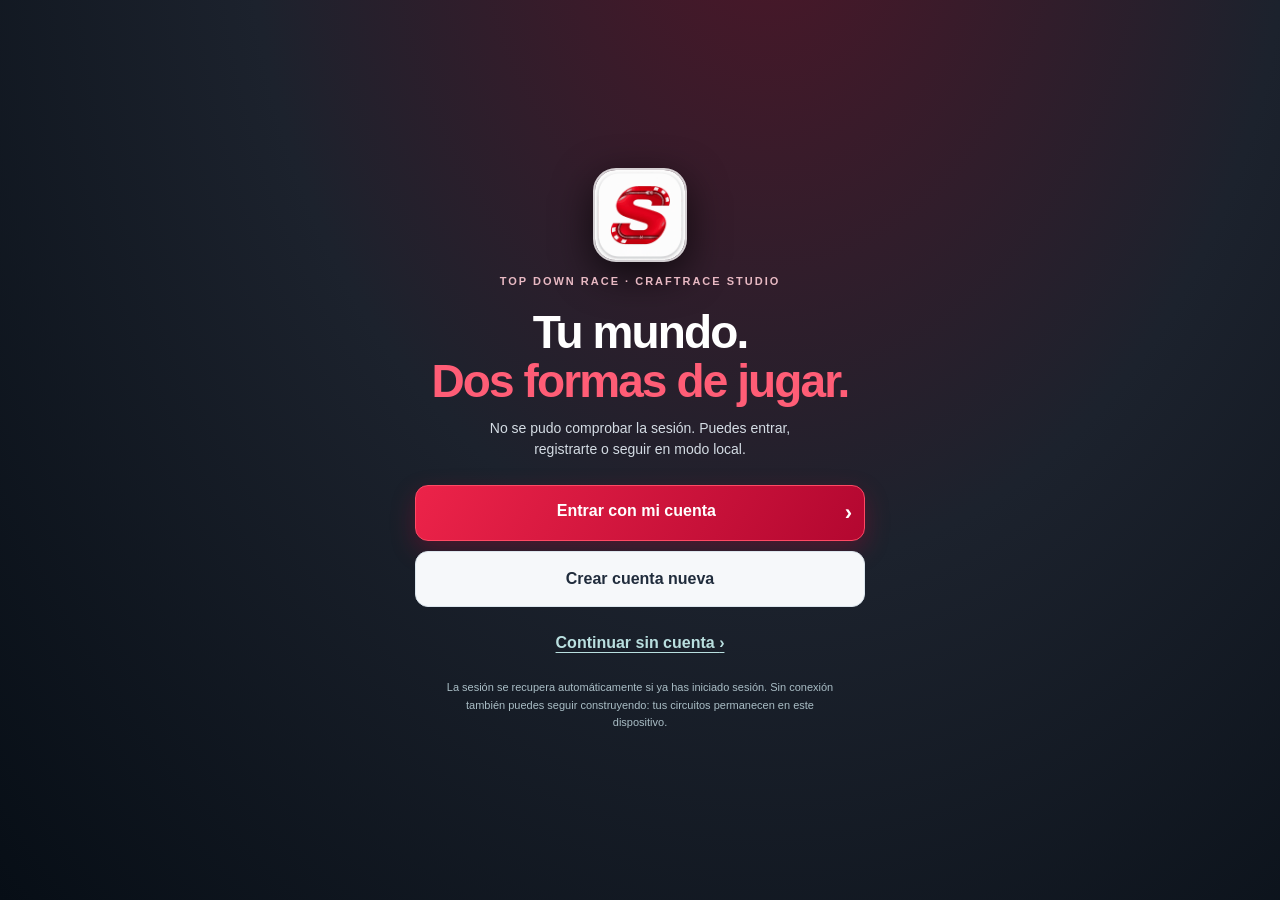
<file: index.html>
<!doctype html>
<html lang="es">
<head>
  <meta charset="utf-8">
  <meta name="viewport" content="width=device-width,initial-scale=1,viewport-fit=cover,maximum-scale=1">
  <meta name="theme-color" content="#eef1f5">
  <meta name="apple-mobile-web-app-capable" content="yes">
  <meta name="apple-mobile-web-app-title" content="SlotRace">
  <link rel="apple-touch-icon" sizes="192x192" href="./assets/ui/slotrace-icon-192.png?v=0.15.82">
  <link rel="icon" type="image/png" sizes="192x192" href="./assets/ui/slotrace-icon-192.png?v=0.15.82">
  <link rel="manifest" href="./manifest.webmanifest?v=0.15.82">
  <meta name="apple-mobile-web-app-status-bar-style" content="black-translucent">
  <meta name="description" content="SlotRace DEV 0.15.82: juego de carreras y constructor modular con Avenir Gripline, exportación PNG y menú principal.">
  <title>SlotRace DEV 0.15.82 · SR-Precision</title>
  <link rel="stylesheet" href="./src/site.css?v=0.15.82">
  <style>
  /* CSS crítico: la versión aparece incluso antes de descargar el juego. */
  #loadingScreen{position:fixed;inset:0;z-index:9999;display:flex;
    align-items:center;justify-content:center;padding:24px;
    background:radial-gradient(circle at 50% 24%,#154c4b 0%,#071820 55%,#030c12 100%);
    color:#f2fffc;font:600 16px system-ui,-apple-system,sans-serif;
    text-align:center;transition:opacity .25s ease}
  #loadingScreen.is-done{opacity:0;pointer-events:none}
  .splash-inner{width:min(360px,100%);display:flex;align-items:center;flex-direction:column;gap:12px}
  .splash-logo{height:91px;width:91px;border-radius:25px;display:grid;place-items:center;
    background:#fff;overflow:hidden;box-shadow:0 15px 45px #070f1460}
  .splash-logo img{display:block;width:100%;height:100%;object-fit:cover}
  .splash-kicker{font-size:11px;letter-spacing:3px;font-weight:900;color:#59e4cd}
  .splash-title{font-size:clamp(32px,9vw,44px);font-weight:950;letter-spacing:-2px;line-height:1.05}
  .splash-version{font-size:23px;font-weight:950;color:#64ffde;letter-spacing:1.6px}
  .splash-progress{width:160px;height:5px;margin:13px 0 5px;border-radius:8px;
    background:#27545b;overflow:hidden}
  .splash-progress:before{content:"";display:block;height:100%;width:46%;
    border-radius:inherit;background:#56e9c9;animation:loading-slide 1.25s ease-in-out infinite alternate}
  @keyframes loading-slide{from{transform:translateX(-95%)}to{transform:translateX(225%)}}
  .splash-info{color:#a0bbbf;font-size:13px}
  .splash-note{color:#789da2;font-size:11px;margin-top:15px}
  .splash-retry{display:none;color:#062923;background:#4de3c7;padding:10px 16px;
    border-radius:11px;font-weight:850;text-decoration:none;font-size:14px}
  #loadingScreen.failed .splash-retry{display:block}
  #loadingScreen.failed .splash-progress{display:none}
  @media(prefers-reduced-motion:reduce){.splash-progress:before{animation:none;width:100%}}
  </style>
<style>
.shop-piece-catalog{display:grid;grid-template-columns:repeat(auto-fit,minmax(145px,1fr));gap:12px;margin:14px 0}
.shop-piece-product{display:flex;flex-direction:column;align-items:stretch;gap:7px;border:2px solid #dce3eb;background:#fff;border-radius:16px;padding:10px;text-align:left;color:#192a3b;cursor:pointer}
.shop-piece-product:disabled{opacity:.55;cursor:not-allowed}
.shop-piece-product.is-selected{border-color:#d90035}
.shop-piece-visual{display:flex;align-items:center;justify-content:center;height:100px;background:#edf2f6;border-radius:10px;overflow:hidden}
.shop-piece-visual svg{width:100%;height:100%;max-height:95px}
.shop-piece-price{font-weight:900;color:#c50032;font-size:1.1rem}
.shop-piece-product small{color:#5d6e7d}
.shop-piece-controls{display:flex;justify-content:center;align-items:center;gap:12px}
.shop-piece-controls button{width:36px;height:36px;border-radius:9px;border:1px solid #ccd5dd;background:#f3f6f9;font-weight:900}
.shop-piece-controls output{font-weight:900;min-width:22px;text-align:center}
.shop-piece-purchase{border:0;border-radius:10px;padding:11px 6px;background:#d00038;color:white;font-weight:900}
.shop-piece-purchase:disabled{opacity:.45}
.shop-piece-product.piece-acquired{animation:slotPieceReceived .85s ease-out}
@keyframes slotPieceReceived{0%{box-shadow:0 0 0 0 rgba(0,170,115,.8);transform:scale(1)}35%{box-shadow:0 0 0 8px rgba(0,170,115,.22);transform:scale(1.035)}100%{box-shadow:0 0 0 0 rgba(0,170,115,0);transform:scale(1)}}
@media(prefers-reduced-motion:reduce){.shop-piece-product.piece-acquired{animation:none}}
.mast-credits{display:inline-flex;align-items:center;justify-content:center;white-space:nowrap;background:#fff0d5;color:#854400;border:1px solid #e4c383;border-radius:999px;padding:7px 10px;font-weight:900;font-size:clamp(10px,2.6vw,14px);font-variant-numeric:tabular-nums}
.mast-credits[hidden]{display:none!important}
.mast-actions{display:flex;align-items:center;gap:6px}
.shop-piece-visual svg{width:100%;height:100%;max-height:95px;object-fit:contain}
@media(max-width:480px){.mast-credits{padding:5px 7px}.mast-actions{gap:4px}}
.shop-card-small{min-width:0;overflow:hidden}
.shop-card-small .shop-card-action{display:flex!important;flex-direction:column!important;align-items:stretch!important;gap:10px!important;min-width:0;padding:12px 14px 14px!important}
.shop-card-small .shop-card-price{position:static!important;display:block!important;width:100%!important;max-width:100%!important;box-sizing:border-box;white-space:normal!important;overflow-wrap:anywhere;font-size:clamp(10px,2.4vw,13px)!important;line-height:1.35!important;text-align:center!important}
.shop-card-small .shop-card-action>button{position:static!important;display:block!important;width:100%!important;max-width:100%!important;min-width:0!important;min-height:44px;white-space:normal!important;overflow-wrap:anywhere;text-align:center}
.shop-card-small .shop-card-art .shop-pack-pieces{overflow:hidden}
.shop-card-small .shop-card-art .shop-pack-pieces svg{width:100%;height:100%;max-height:135px}
.shop-blueprint-art.is-catalunya{background:#edf2f6!important}
.shop-blueprint-art.is-catalunya .shop-plan-caption{background:#edf2f6!important;color:#455c69!important}
.ai-test-option{display:flex;align-items:center;gap:10px;margin:12px 0;font-weight:700}.ai-test-option input{width:20px;height:20px;flex:none}
 .race-ai-difficulty{display:grid;gap:7px;margin:2px 0 12px;padding-left:30px}
 .race-ai-difficulty[hidden]{display:none}
 .race-ai-difficulty select{width:100%;max-width:360px;padding:10px;border-radius:10px}
</style></head>
<body>
<div id="loadingScreen" role="status" aria-live="polite" aria-label="Cargando SlotRace DEV 0.15.82">
  <div class="splash-inner">
    <div class="splash-logo" aria-hidden="true"><img
      src="./assets/ui/slotrace-icon-192.png?v=0.15.82"
      alt="" width="91" height="91" decoding="async"></div>
    <div class="splash-kicker">TOP DOWN RACE · CRAFTRACE STUDIO</div>
    <div class="splash-title">SlotRace</div>
    <div class="splash-version">DEV 0.15.82</div>
    <div class="splash-progress" aria-hidden="true"></div>
    <div class="splash-info" id="loadingStatus">Preparando mesa, circuito y puente…</div>
    <a class="splash-retry" href="./?v=0.15.82">Reintentar carga</a>
    <div class="splash-note">VERSIÓN DE DESARROLLO · PRUEBAS</div>
  </div>
</div>
<section id="entryGate" class="entry-gate" role="region" aria-busy="true" aria-label="Acceso a CraftRace Studio">
  <div class="entry-shell">
    <img src="./assets/ui/slotrace-icon-192.png?v=0.15.82" class="entry-mark" alt="SlotRace" width="94" height="94">
    <span class="entry-eyebrow">TOP DOWN RACE · CRAFTRACE STUDIO</span>
    <h1>Tu mundo.<br><em>Dos formas de jugar.</em></h1>
    <p id="entryStatus" role="status">Comprobando tu sesión de CraftRace Studio…</p>
    <div id="entryActions" class="entry-actions" hidden>
      <button id="entryLogin" class="entry-primary" type="button">Entrar con mi cuenta <span aria-hidden="true">›</span></button>
      <button id="entryRegister" class="entry-secondary" type="button">Crear cuenta nueva</button>
    </div>
    <button id="entryGuest" class="entry-guest" type="button" hidden>Continuar sin cuenta <span aria-hidden="true">›</span></button>
    <small>La sesión se recupera automáticamente si ya has iniciado sesión. Sin conexión también puedes seguir construyendo: tus circuitos permanecen en este dispositivo.</small>
  </div>
</section>
<div class="app">
  <aside id="updateNotice" class="update-notice" role="status" aria-live="polite" hidden>
    <span id="updateNoticeText">Nueva versión de SlotRace disponible</span>
    <div class="update-notice-actions">
      <button id="updateApply" type="button">Actualizar</button>
      <button id="updateLater" type="button">Después</button>
    </div>
  </aside>
  <header class="mast">
    <div id="mastBrand" class="brand"><div class="brand-icon" aria-hidden="true"><img
      src="./assets/ui/slotrace-icon-192.png?v=0.15.82"
      alt="" width="41" height="41" decoding="async"></div><div>
      <small>TOP DOWN RACE · CRAFTRACE STUDIO</small>
      <strong>SlotRace <em>LAB</em></strong>
    </div></div>
    <div id="mastWelcome" class="mast-welcome" hidden>
      <button id="mastAvatar" class="mast-avatar" type="button" aria-label="Abrir mi cuenta de CraftRace Studio">
        <img id="mastAvatarImage" alt="" width="43" height="43" decoding="async" hidden>
        <span id="mastAvatarInitial" aria-hidden="true">♙</span>
      </button>
      <div class="mast-welcome-label">
        <small>BIENVENIDO</small>
        <strong id="mastWelcomeNick">Piloto</strong>
      </div>
    </div>
    <span id="mastMode" class="mast-mode" aria-live="polite">INICIO</span>
  <div class="mast-actions"><span id="mastCredits" class="mast-credits" aria-label="Saldo de créditos" aria-live="polite" hidden>🪙 — CR</span><button id="goHome" class="mini mast-home" type="button" aria-label="Volver al menú principal">☰ Menú</button><button id="mastSettings" class="mast-settings" type="button" aria-label="Abrir Ajustes" title="Ajustes">⚙</button><div class="version" aria-label="Versión de desarrollo 0.15.82">DEV 0.15.82<br>LOCAL · PRUEBAS</div></div>
  </header>
  <section id="menuScreen" class="screen home-screen launcher-screen" aria-label="Menú principal: competir o construir" hidden>
    <div class="home-scroll">
      <div class="home-hero">
        <div class="home-hero-heading">
          <span class="home-kicker">TOP DOWN RACE · CRAFTRACE STUDIO</span>
          <h1>Slot<span>Race</span><i>LAB</i></h1>
          <p id="homeGreeting">Tu pista. Tus reglas.</p>
        </div>
        <img class="home-hero-photo" src="./assets/ui/slotrace-duelo-curva.avif" width="900" height="507"
         alt="Dos deportivos disputan una curva de SlotRace" fetchpriority="high" decoding="async">
      </div>
      <div class="launcher-intro">
        <span>ELIGE TU EXPERIENCIA</span>
        <h2>¿Qué hacemos hoy?</h2>
        <p>Dos modos independientes. Cambia cuando quieras sin perder el circuito que tienes montado.</p>
      </div>
      <nav class="home-actions launcher-actions" aria-label="Elegir modo de juego">
        <button id="menuRace" class="home-card is-accent is-main-action launcher-choice launcher-racing" type="button">
          <span class="launcher-symbol" aria-hidden="true">🏁</span>
          <span><strong>COMPETIR</strong><small id="menuRaceDetail">Elige circuito y coche. Persigue tu mejor vuelta.</small></span>
          <span class="launcher-arrow" aria-hidden="true">›</span>
        </button>
        <button id="menuContinue" class="home-card is-main-action launcher-choice launcher-building" type="button">
          <span class="launcher-symbol" aria-hidden="true">⚒</span>
          <span><strong>CONSTRUIR</strong><small>Tu taller: montar, diseñar, elevar y guardar pistas.</small></span>
          <span class="launcher-arrow" aria-hidden="true">›</span>
        </button>
      </nav>
      <div class="launcher-shortcuts" aria-label="Accesos complementarios">
        <button id="menuLibrary" type="button">▣ <span>Mis circuitos</span></button>
        <button id="menuGarage" type="button">▰ <span>Garaje</span></button>
        <button id="menuStore" type="button">▧ <span>Tienda</span></button>
        <button id="menuSettings" type="button">⚙ <span>Ajustes</span></button>
        <button id="menuAccount" type="button">♙ <span>Mi cuenta</span></button>
      </div>
    </div>
  </section>
  <section id="raceLobbyScreen" class="screen hub-screen race-lobby-screen" hidden aria-label="Preparar competición">
    <div class="hub-scroll race-lobby-scroll">
      <div class="race-lobby-heading">
        <span class="race-lobby-kicker">MODO PILOTO · CARRERA LOCAL</span>
        <h1>Preparar carrera<span aria-hidden="true"> 🏁</span></h1>
        <p>Escoge un trazado cerrado, selecciona tu coche y sal a buscar el límite.</p>
      </div>
      <button id="raceLiveDuel" class="race-live-cta" type="button"><span>🏁 <strong>Pistas de slot online</strong><small>Dos móviles, una pista compartida y a correr</small></span><span aria-hidden="true">›</span></button>
      <div class="race-lobby-preview">
        <img src="./assets/ui/slotrace-duelo-curva.avif" alt="Dos coches compiten en SlotRace" width="900" height="507" decoding="async">
        <div><span>EN PISTA</span><strong id="raceSelectedCircuit">Circuito actual</strong>
          <small id="raceSetupSummary">Comprobando el circuito…</small></div>
      </div>
      <section class="race-lobby-panel">
        <h2>01 · Elige circuito</h2>
        <label for="raceCircuitSelect">Tu colección</label>
        <select id="raceCircuitSelect" aria-describedby="raceCircuitHelp">
          <option value="current">Circuito que tengo montado</option>
        </select>
        <p id="raceCircuitHelp">También puedes completar la pista en el taller antes de competir.</p>
      </section>
      <section class="race-lobby-panel">
        <h2>02 · Elige coche</h2>
        <div class="race-lobby-cars" role="group" aria-label="Coche para competir">
          <button id="raceChooseGripline" type="button" aria-pressed="true">
            <img src="./assets/cars/avenir_gripline_threequarter.webp" alt="" loading="lazy"><span>Avenir <strong>Gripline</strong></span>
          </button>
          <button id="raceChooseSpark" type="button" aria-pressed="false">
            <img src="./assets/cars/helix_spark_threequarter.webp" alt="" loading="lazy"><span>Helix <strong>Spark</strong></span>
          </button>
        </div>
      </section>
      <section class="race-lobby-panel" aria-label="Tipo de competición">
        <h2>03 · ¿Cómo quieres competir?</h2>
        <label for="raceMode">Modalidad</label>
        <select id="raceMode">
          <option value="practice">Entrenamiento libre</option>
          <option value="qualifying">Clasificación · mejor vuelta</option>
          <option value="lap_race">Carrera por vueltas</option>
        </select>
        <div id="raceTargetLapsRow" class="race-target-laps" hidden>
          <label for="raceTargetLaps">Finalizar tras</label>
          <select id="raceTargetLaps">
            <option value="3">3 vueltas</option><option value="5" selected>5 vueltas</option>
            <option value="10">10 vueltas</option><option value="20">20 vueltas</option>
          </select>
        </div>
        <label class="ai-test-option"><input id="raceAiEnabled" type="checkbox"> Competir contra la IA · experimental</label>
        <div class="race-ai-difficulty" id="raceAiLevelRow" hidden>
          <label for="raceAiLevel">Dificultad del rival</label>
          <select id="raceAiLevel">
            <option value="easy">🟢 Fácil · aprende a competir</option>
            <option value="medium">🟠 Media · rivales exigentes</option>
            <option value="hard">🔴 Difícil · al límite</option>
          </select>
        </div>
        <small>Fase de pruebas: estos tiempos no están homologados online.</small>
      </section>
      <button id="raceStart" class="race-lobby-start" type="button">🏁 Empezar sesión</button>
      <button id="raceDemoOval" class="race-lobby-finish" type="button" hidden>🏁 Montar óvalo de prueba con salida/meta</button>
      <button id="raceFinishTrack" class="race-lobby-finish" type="button" hidden>⚒ Completar circuito en el taller</button>
      <div class="race-lobby-links">
        <button id="raceViewRecords" type="button">▤ Ver mis récords</button>
        <button id="raceLobbySettings" type="button">⚙ Configuración</button>
        <button id="raceLobbyHome" type="button">‹ Elegir otro modo</button>
      </div>
    </div>
  </section>
  <section id="onlineScreen" class="screen online-duel-screen" hidden aria-label="Pistas de slot online">
    <div class="online-duel-toolbar">
      <strong>🏁 PISTAS DE SLOT ONLINE <small>· BETA</small></strong>
      <button id="onlineBack" type="button">← Volver atrás</button>
    </div>
    <iframe id="liveDuelFrame" class="online-duel-iframe" title="Pista de slot compartida dentro de SlotRace" allow="clipboard-write"></iframe>
  </section>
  <section id="libraryScreen" class="screen hub-screen" hidden aria-label="Mis circuitos">
    <div class="hub-scroll">
      <div class="hub-heading"><span class="hub-kicker">MI COLECCIÓN</span><h1>Mis circuitos</h1><p>Guarda, recupera y comparte tus trazados.</p></div>
      <div class="library-tabs" role="tablist" aria-label="Mis circuitos y mis récords">
        <button id="libraryTabCircuits" class="library-tab is-active" type="button" role="tab" aria-selected="true" aria-controls="libraryCircuitsPanel">Mis circuitos</button>
        <button id="libraryTabRecords" class="library-tab" type="button" role="tab" aria-selected="false" aria-controls="libraryRecordsPanel">Mis récords</button>
      </div>
      <div id="libraryCircuitsPanel" role="tabpanel" aria-labelledby="libraryTabCircuits">
      <div class="hub-quick-actions">
        <button id="menuExport" class="hub-action" type="button"><span aria-hidden="true">▤</span><strong>Exportar plano</strong><small>PNG con nombre y receta de piezas</small></button>
        <button id="libraryBuild" class="hub-action" type="button"><span aria-hidden="true">⚒</span><strong>Ir al taller</strong><small>Continúa el circuito sobre la mesa</small></button>
      </div>
      <div class="home-create circuit-inventory">
        <h2>Mis circuitos <small id="libraryCount">0 guardados</small></h2>
        <p>Tu colección de circuitos para montar, correr y compartir.</p>
        <label class="circuit-label" for="circuitName">Nombre del circuito de la mesa</label>
        <div class="circuit-name-row"><input id="circuitName" type="text" maxlength="64" placeholder="Ej. Ocho de Juan" autocomplete="off"><button id="menuSaveCircuit" class="mini primary" type="button">Guardar</button></div>
        <div class="circuit-tools"><button id="menuRecipe" class="mini" type="button">Compartir receta</button><label class="mini import-label" for="importCircuitFile">Importar receta</label><input id="importCircuitFile" type="file" accept=".json,application/json" hidden></div>
        <div id="circuitLibrary" class="circuit-list" aria-label="Inventario de circuitos personales"></div>
        <div id="libraryDraftRecovery" class="library-recovery" hidden>
          <strong>Construcción anterior encontrada</strong>
          <p>Hay un circuito anterior que todavía puede recuperarse como creación independiente.</p>
          <button id="libraryRecoverDraft" class="mini" type="button">Recuperar circuito anterior</button>
        </div>
        <small>Los circuitos pertenecen por ahora a este navegador, sin sincronización ni compras.</small>
      </div>
      <div class="home-create">
        <h2>Crear un circuito nuevo</h2>
        <p>Elige el sentido de conducción. También podrás cambiarlo más adelante desde el taller.</p>
        <div class="direction-choice" role="group" aria-label="Sentido de conducción del nuevo circuito">
          <button id="menuClockwise" class="direction-option" aria-pressed="true" type="button"><span>↻</span> Horario</button>
          <button id="menuCounter" class="direction-option" aria-pressed="false" type="button"><span>↺</span> Antihorario</button>
        </div>
        <button id="menuNew" class="home-new" type="button">＋ Crear circuito</button>
        <small>Tu montaje anterior se conserva en «Recuperar trazado».</small>
      </div>
      </div>
      <section id="libraryRecordsPanel" class="library-records-panel" role="tabpanel" aria-labelledby="libraryTabRecords" hidden>
        <div class="library-records-heading">
          <h2>Mis récords <small id="libraryRecordsCount">0 circuitos con tiempos</small></h2>
          <p>Mejores vueltas guardadas por carril, coche y sentido. Los tiempos de físicas antiguas aparecen identificados como históricos.</p>
        </div>
        <div id="libraryRecordsList" class="library-records-list" aria-label="Récords personales por circuito"></div>
        <p class="library-records-note">Los récords son locales de este navegador. El mejor combinado solo suma tiempos de la misma versión, coche y sentido de carrera.</p>
      </section>

      <button id="libraryHome" class="hub-back" type="button">‹ Volver al menú</button>
    </div>
  </section>
  <section id="garageScreen" class="screen hub-screen" hidden aria-label="Garaje">
    <div class="hub-scroll">
      <div class="hub-heading"><span class="hub-kicker">COLECCIÓN DE VEHÍCULOS</span><h1>Mi garaje</h1><p>Los primeros coches del universo Top Down RACE.</p></div>
      <div class="garage-showcase">
        <article id="garageCarGripline" class="garage-car garage-available garage-selected">
          <div class="garage-car-preview"><img src="./assets/cars/avenir_gripline_threequarter.webp" alt="Avenir Gripline en tres cuartos" loading="lazy"></div>
          <div class="garage-car-detail"><span id="garageStatusGripline" class="car-status">COCHE SELECCIONADO</span><h2>Avenir Gripline</h2><p>Listo para competir. Utiliza las físicas oficiales de SlotRace.</p><button id="garageChooseGripline" class="garage-select" type="button" aria-pressed="true">✓ Seleccionado</button></div>
        </article>
        <article id="garageCarSpark" class="garage-car garage-available">
          <div class="garage-car-preview"><img src="./assets/cars/helix_spark_threequarter.webp" alt="Helix Spark en tres cuartos" loading="lazy"></div>
          <div class="garage-car-detail"><span id="garageStatusSpark" class="car-status">DISPONIBLE</span><h2>Helix Spark</h2><p>Ya puedes conducirlo. Mismo mando y físicas, con su carrocería cenital original.</p><button id="garageChooseSpark" class="garage-select" type="button" aria-pressed="false">Elegir Spark</button></div>
        </article>
      </div>
      <div class="hub-bottom-actions"><button id="garageRace" class="hub-primary" type="button">🏁 Jugar con Avenir Gripline</button><button id="garageHome" class="hub-back" type="button">‹ Volver al menú</button></div>
    </div>
  </section>
  <section id="storeScreen" class="screen hub-screen shop-screen" hidden aria-label="Tienda SlotRace">
    <div class="hub-scroll shop-scroll" id="shopScroll">
      <div class="shop-header">
        <div class="shop-header-top"><span class="shop-eyebrow">COMUNIDAD · CATÁLOGO</span><span class="shop-dev-mark">MODO PRUEBAS</span></div>
        <h1><span class="shop-slashes" aria-hidden="true">///</span> Tienda</h1>
        <p>Cajas, piezas y planos para ampliar tu universo SlotRace.</p>
        <span class="shop-checker" aria-hidden="true"></span>
      </div>

      <nav class="shop-tabs" role="group" aria-label="Categorías de tienda">
        <button id="shopTabPieces" type="button" class="shop-tab" data-shop-tab="pieces" aria-pressed="false"><span aria-hidden="true">▤</span> Piezas</button>
        <button id="shopTabBoxes" type="button" class="shop-tab is-active" data-shop-tab="boxes" aria-pressed="true"><span aria-hidden="true">▣</span> Cajas</button>
        <button id="shopTabPacks" type="button" class="shop-tab" data-shop-tab="packs" aria-pressed="false"><span aria-hidden="true">▱</span> Packs</button>
        <button id="shopTabCircuits" type="button" class="shop-tab" data-shop-tab="circuits" aria-pressed="false"><span aria-hidden="true">⌁</span> Circuitos</button>
        <button id="shopTabCars" type="button" class="shop-tab" data-shop-tab="cars" aria-pressed="false"><span aria-hidden="true">▰</span> Coches</button>
      </nav>
      <section id="playerEconomyPanel" class="hub-feature settings-help" hidden aria-label="Economía de jugador" style="margin:12px 0;padding:16px">
        <h2>Economía · jugador de prueba</h2>
        <p>Saldo: <strong id="playerEconomyBalance">200 CR</strong> · Inventario limitado para construcción. Compras de prueba verificadas y guardadas en Supabase. Las recompensas de carreras están pendientes.</p>
        <p>Elige una pieza real. Cada tarjeta muestra su precio, cuántas posees y cuántas tienes libres. Confirma la compra antes del cargo.</p>
        <div id="playerPieceCatalog" class="shop-piece-catalog" aria-label="Artículos de piezas disponibles"></div>
        <p id="playerEconomyStock" aria-live="polite">Conectando inventario…</p>
      </section>
      <div class="shop-section-head"><h2 id="shopCategoryTitle">Cajas completas</h2><span id="shopCategoryCount">2 productos</span></div>
      <div id="shopProducts" class="shop-products" aria-live="polite"></div>
      <section class="shop-featured" id="shopFeaturedSection" aria-labelledby="shopFeaturedTitle">
        <div class="shop-section-head"><h2 id="shopFeaturedTitle">Para ampliar tu colección</h2><span>DESCUBRE MÁS</span></div>
        <div id="shopFeatured" class="shop-featured-grid"></div>
      </section>
      <section class="shop-collection" id="shopCollectionSection">
        <div><span class="shop-eyebrow">MI COLECCIÓN</span><h2>Lo que ya tienes</h2><p id="shopCollectionSummary">Tu caja básica está lista.</p></div>
        <button id="shopShowCollection" type="button">Ver colección <span aria-hidden="true">›</span></button>
        <div id="shopOwnedList" class="shop-owned-list" hidden></div>
      </section>
      <div class="shop-disclaimer"><strong>CATÁLOGO DEV · SIN PAGOS</strong><span>Las adquisiciones de esta versión son gratuitas y se guardan en este navegador. Las cantidades de piezas del constructor siguen siendo ilimitadas para pruebas.</span></div>
      <button id="storeImport" class="shop-import" type="button">Importar una receta de otra persona <span aria-hidden="true">›</span></button>
      <button id="storeHome" class="hub-back" type="button">‹ Volver al menú</button>
    </div>
    <nav class="shop-bottom-nav" aria-label="Accesos de la tienda">
      <button id="shopNavHome" type="button"><span aria-hidden="true">⌂</span> Menú</button>
      <button type="button" class="is-active" aria-current="page" disabled><span aria-hidden="true">▣</span> Tienda</button>
      <button id="shopNavCollection" type="button"><span aria-hidden="true">▦</span> Mi colección</button>
      <button id="shopNavBuild" type="button"><span aria-hidden="true">⌁</span> Construir</button>
    </nav>
    <div id="shopProductModal" class="shop-modal-overlay" role="dialog" aria-modal="true" aria-labelledby="shopModalTitle" hidden>
      <div class="shop-modal-card">
        <button id="shopModalClose" class="shop-modal-close" aria-label="Cerrar ficha de producto" type="button">×</button>
        <h2 id="shopModalTitle" class="shop-dialog-label">Detalle del producto</h2>
        <div id="shopModalContent"></div>
        <div class="shop-modal-actions">
          <button id="shopModalSecondary" class="shop-modal-secondary" type="button">Cerrar</button>
          <button id="shopModalPrimary" class="shop-modal-primary" type="button">Añadir a mi colección</button>
        </div>
      </div>
    </div>
  </section>
  <section id="settingsScreen" class="screen hub-screen" hidden aria-label="Ajustes">
    <div class="hub-scroll">
      <div class="hub-heading"><span class="hub-kicker">PERSONALIZA TU JUEGO</span><h1>Ajustes</h1><p>Las preferencias se guardan en este dispositivo.</p></div>
      <div class="settings-list">
        <div class="setting-row"><div><h2>Clics del mando</h2><p>Activa o desactiva los clics del gatillo.</p></div><button id="settingsSound" class="setting-toggle" type="button" aria-pressed="true">Activado</button></div>
        <div class="setting-row"><div><h2>Motor Scalextric real</h2><p>Grabación auténtica de un coche dando vueltas, en bucle mientras circula y sin alterar el tono.</p></div><button id="settingsMotor" class="setting-toggle" type="button" aria-pressed="true">Activado</button></div>
        <div class="setting-row"><div><h2>Cuadrícula del taller</h2><p>Muestra u oculta la retícula de 25 mm.</p></div><button id="settingsGrid" class="setting-toggle" type="button" aria-pressed="true">Activada</button></div>
        <div class="setting-row table-theme-setting">
          <div class="table-theme-description"><h2>Color del tapete</h2>
            <p>Tres acabados sobrios: vino, cian o gris técnico. Cambia el fondo sin alterar la pista ni los pianos.</p></div>
          <div class="table-theme-choices" role="group" aria-label="Color del tapete">
            <button id="settingsTableWine" class="table-theme-choice is-active" type="button" aria-pressed="true">
              <span class="table-theme-swatch swatch-wine" aria-hidden="true"></span>
              <span>Vino oscuro <small>+ oro</small></span>
            </button>
            <button id="settingsTableCyan" class="table-theme-choice" type="button" aria-pressed="false">
              <span class="table-theme-swatch swatch-cyan" aria-hidden="true"></span>
              <span>Cian profundo <small>+ oro</small></span>
            </button>
            <button id="settingsTableTechnical" class="table-theme-choice table-theme-technical" type="button" aria-pressed="false">
              <span class="table-theme-swatch swatch-technical" aria-hidden="true"></span>
              <span>Gris técnico <small>+ acero</small></span>
            </button>
          </div>
        </div>
        <div class="setting-row"><div><h2>Rayos X</h2><p>Muestra con líneas discontinuas la pista oculta bajo puentes y túneles. El coche inferior aparece solo como silueta. Funciona al construir y al jugar.</p></div><button id="settingsXRay" class="setting-toggle" type="button" aria-pressed="false" aria-label="Activar o desactivar Rayos X">Desactivado</button></div>
        <div class="setting-row camera-setting-row">
          <div class="camera-setting-description">
            <h2>Cámara durante la carrera</h2>
            <p id="settingsCameraDescription">Se muestra todo el circuito sin mover la cámara.</p>
          </div>
          <div class="camera-mode-choices" role="group" aria-label="Elegir cámara de carrera">
            <button id="settingsCameraGeneral" class="camera-choice is-active" type="button" aria-pressed="true">
              <span aria-hidden="true">▣</span> Vista general
            </button>
            <button id="settingsCameraFollow" class="camera-choice" type="button" aria-pressed="false">
              <span aria-hidden="true">⌖</span> Seguimiento 2×
            </button>
            <button id="settingsCameraCustom" class="camera-choice" type="button" aria-pressed="false">
              <span aria-hidden="true">◎</span> Seguimiento a medida
            </button>
          </div>
          <div id="settingsCameraCustomPanel" class="camera-zoom-panel" hidden>
            <div class="camera-zoom-heading">
              <label for="settingsCameraZoom">Aumento de la cámara</label>
              <output id="settingsCameraZoomValue" for="settingsCameraZoom">5×</output>
            </div>
            <input id="settingsCameraZoom" type="range" min="2" max="30" step="0.5" value="5"
              aria-label="Aumento de la cámara de seguimiento" aria-describedby="settingsCameraZoomHint">
            <div class="camera-zoom-ticks" aria-hidden="true"><span>2×</span><span>5×</span><span>15×</span><span>30×</span></div>
            <p id="settingsCameraZoomHint">Acerca el coche incluso en circuitos grandes. Puedes cambiarlo cuando quieras.</p>
          </div>
        </div>
      </div>
      <div class="hub-feature settings-help"><h2>Laboratorio del cronómetro · DEV</h2><p>Pruebas sintéticas de precisión: 60/30/15 FPS, pausas y 1.000 cruces por meta. No altera récords ni circuitos.</p><a class="hub-back" style="display:inline-flex;text-decoration:none" href="./timing-lab.html?v=0.15.82">⏱ Abrir laboratorio</a></div>
      <div class="hub-feature settings-help"><h2>Mi cuenta CraftRace Studio</h2>
        <p>La misma identidad de Top Down RACE, con perfiles separados. Tu colección y los récords siguen guardándose aquí hasta que actives una futura copia en la nube.</p>
        <button id="settingsAccount" type="button" class="hub-back">♙ Entrar o registrar mi cuenta</button>
      </div>
      <section class="hub-feature settings-help" id="slotraceModePanel" hidden aria-label="Modos de cuenta">
        <h2>Modo de cuenta · vista previa</h2>
        <p id="slotraceModeStatus">Comprobando permisos…</p>
        <div style="display:flex;gap:10px;flex-wrap:wrap">
          <button class="setting-toggle" type="button" data-game-mode="developer">∞ Desarrollador</button>
          <button class="setting-toggle" type="button" data-game-mode="player">🎮 Simular jugador</button>
        </div>
        <p>El modo jugador activa un inventario limitado y compras de prueba locales. El modo desarrollador conserva las piezas ilimitadas.</p>
      </section>
      <section class="hub-feature settings-help" id="boxStudioPanel" aria-label="Box Studio"><h2>📦 Box Studio · DEV</h2><p>Diseña cajas con el mismo estilo gráfico que las actuales. Guarda borradores sin alterar la tienda.</p><a class="box-studio-open" href="./box-studio.html?v=0.15.82">📦 Abrir Box Studio</a></section>
      <section class="hub-feature settings-help backup-panel" aria-label="Copia de seguridad y restauración">
        <h2>Protege tu progreso</h2>
        <p>Antes de reinstalar la PWA, exporta una copia a <strong>Archivos</strong> o iCloud Drive. Incluye circuitos, revisiones, récords, piezas, coches, ajustes e imágenes de referencia.</p>
        <div class="backup-actions">
          <button id="backupExport" class="backup-action backup-primary" type="button">↓ Exportar copia</button>
          <button id="backupVerify" class="backup-action" type="button">✓ Comprobar archivo</button>
          <button id="backupRestore" class="backup-action backup-danger" type="button" disabled>↻ Restaurar copia comprobada</button>
        </div>
        <input id="backupFile" type="file" accept=".json,application/json" aria-label="Archivo de copia de seguridad de SlotRace" hidden>
        <p id="backupStatus" role="status" aria-live="polite">No hay ninguna copia comprobada. Primero exporta y guarda el archivo fuera de la aplicación.</p>
        <small>La copia es local. No incluye contraseñas ni sesiones de CraftRace Studio: tendrás que iniciar sesión otra vez. La restauración sustituye los datos actuales, siempre después de confirmarlo.</small>
      </section>
      <div class="hub-feature settings-help"><h2>Datos locales</h2><p>Iniciar sesión no guarda aún tus circuitos en la nube. No borres la PWA hasta haber exportado y comprobado la copia.</p></div>
      <button id="settingsHome" class="hub-back" type="button">‹ Volver al menú</button>
    </div>
  </section>
  <section id="buildScreen" class="screen builder-screen builder-workbench" aria-label="Mesa de construcción de circuitos">
    <div class="builder-scroll" id="builderScroll">
      <div class="build-topbar">
        <label class="work-name" for="workCircuitName">
          <span aria-hidden="true">✎</span>
          <input id="workCircuitName" maxlength="64" type="text" placeholder="Nombre del circuito" autocomplete="off" aria-label="Nombre del circuito">
        </label>
        <button id="workDirection" class="mini direction-toggle" type="button" aria-label="Cambiar sentido de conducción"><span class="tool-label">Horario</span><span aria-hidden="true">⌄</span></button>
        <button id="workSaveCircuit" class="mini primary" type="button" aria-label="Guardar el circuito">Guardar</button>
      </div>
      <div class="worktop">
        <div id="tableSpace" class="tableframe">
          <canvas id="editCanvas" aria-label="Mesa de construcción: toca una pieza para seleccionarla, usa los botones de giro y arrástrala para moverla. Pellizca con dos dedos para ampliar."></canvas>
          <div class="boardchip">
            <div id="stateChip">MESA DE MONTAJE</div>
            <small id="stateDetails">Elige una pieza de un borde para empezar.</small>
          </div>
          <div class="boardtools" aria-label="Ajustar vista de la mesa">
            <button id="zoomIn" type="button" aria-label="Ampliar mesa">＋</button>
            <button id="zoomOut" type="button" aria-label="Reducir mesa">−</button>
            <button id="zoomFit" type="button" aria-label="Encuadrar todo el circuito en la mesa infinita" title="Ver todo el circuito">⌗</button>
            <button id="gridToggle" type="button" aria-label="Alternar cuadrícula" aria-pressed="true">▦</button>
          </div>
          <div id="boardGapInfo" class="board-gap-info" role="status" aria-live="polite" aria-atomic="true" hidden></div>
          <div id="tableCaption" class="boardhint">Toca una pieza para seleccionarla · arrástrala para moverla</div>
          <div class="controlbar">
            <span id="buildStatus" class="status" aria-live="polite">Preparando mesa…</span>
            <div class="right">
              <button id="templateToggle" class="mini builder-image-button" type="button" aria-controls="templatePanel" aria-expanded="false" aria-label="Cargar o ajustar imagen de fondo"><span class="tool-icon" aria-hidden="true">▧</span><span>Imagen</span></button>
              <button id="measureGap" class="mini builder-gap-button" type="button" aria-label="Medir hueco entre conectores"><span class="tool-icon" aria-hidden="true">⌖</span><span>Hueco</span></button>
              <button id="autoClose" class="mini builder-close-button" type="button" title="Cerrar o revisar los conectores" aria-label="Cerrar o revisar el circuito"><span class="tool-icon" aria-hidden="true">✦</span><span class="tool-label">Cerrar</span></button>
              <button id="closureGuideButton" class="mini builder-guide-button" type="button" aria-haspopup="dialog" aria-controls="closureGuideModal" aria-label="Ayúdame a cerrarlo" title="Ayúdame a cerrarlo"><span class="tool-icon" aria-hidden="true">🧩</span><span>Ayuda</span></button>
              <button class="mini primary" id="play" type="button" aria-label="Jugar en el circuito"><span class="tool-icon" aria-hidden="true">🏁</span><span class="tool-label">Jugar</span></button>
            </div>
          </div>
          <div class="panel-line" id="builderSelectionTools">
            <span id="selected" class="selector" aria-live="polite">Toca una pieza para seleccionarla</span>
            <div class="buttons" role="group" aria-label="Herramientas principales de montaje">
              <button id="rotateCCW" class="mini builder-rotate" type="button" aria-label="Girar selección 22,5 grados en sentido antihorario"><span class="rotation-symbol">↶</span><span>Antihorario</span></button>
              <button id="rotate" class="mini builder-rotate" type="button" aria-label="Girar selección 22,5 grados en sentido horario"><span class="rotation-symbol">↷</span><span>Horario</span></button>
              <button id="undo" class="mini" type="button" aria-label="Deshacer último paso"><span class="rotation-symbol">↩</span><span>Deshacer</span></button>
              <button id="joinPiece" class="mini primary" type="button" aria-label="Encajar pieza seleccionada"><span class="rotation-symbol">⊕</span><span class="tool-label">Encajar</span></button>
              <button id="remove" class="mini" type="button" aria-label="Devolver pieza a las piezas disponibles"><span class="rotation-symbol">✕</span><span>Quitar</span></button>
              <button id="moveGroup" class="mini" type="button" aria-label="Mover tramo completo"><span class="rotation-symbol">✥</span><span>Tramo</span></button>
            </div>
            <details class="builder-advanced">
              <summary aria-label="Otras herramientas de montaje">⋯ Más</summary>
              <div class="builder-advanced-buttons">
                <button id="redo" class="mini" type="button">↪ Rehacer</button>
                <button id="flip" class="mini" type="button" aria-label="Invertir curva seleccionada">⇄ Voltear curva</button>
                <button id="curveDirection" class="mini" type="button" aria-label="Cambiar lado de las curvas disponibles" aria-pressed="false">↷ Curva derecha</button>
                <button id="exportBlueprint" class="mini" type="button">Exportar plano</button>
                <button id="bridgeKit" class="bridge-kit mini" type="button" aria-label="Elevar o bajar 65 milímetros la pieza seleccionada">
                  <span class="bridge-kit-copy"><strong>Elevar pieza</strong><small>Rectas y curvas · rampas automáticas</small></span>
                  <span class="bridge-kit-cta">+ COLOCAR</span>
                </button>
                <button id="oval" class="mini" type="button">Óvalo de ejemplo</button>
                <button id="eight" class="mini" type="button">Ocho de ejemplo</button>
                <button id="clear" class="mini" type="button">Vaciar mesa</button>
                <button id="restore" class="mini alert" type="button" hidden>Recuperar trazado</button>
                <button id="caseToggle" class="mini" type="button" aria-controls="caseInterior" aria-expanded="true" hidden><span class="tool-label">Abrir piezas</span></button>
              </div>
            </details>
          </div>
          <section id="templatePanel" class="template-panel" aria-label="Plantilla de referencia" hidden>
            <div class="template-panel-heading">
              <strong>Plantilla de referencia</strong>
              <button id="templateClose" class="mini" type="button" aria-label="Cerrar plantilla">✕</button>
            </div>
            <p class="template-intro">Coloca una fotografía o un plano debajo de la pista. Su tamaño no limita el circuito.</p>
            <input id="templateFile" type="file" accept="image/png,image/jpeg,image/webp,image/heic,image/heif" hidden aria-label="Seleccionar imagen de referencia">
            <div class="template-panel-actions">
              <button id="templateLoad" class="mini primary" type="button">＋ Elegir imagen</button>
              <button id="templateFit" class="mini" type="button">Ajustar a mesa</button>
            </div>
            <div class="template-panel-actions template-rotate-actions" role="group" aria-label="Girar imagen de referencia">
              <button id="templateRotateCCW90" class="mini" type="button" aria-label="Girar foto 90 grados a la izquierda">↶ 90° izquierda</button>
              <button id="templateRotateCW90" class="mini" type="button" aria-label="Girar foto 90 grados a la derecha">↷ 90° derecha</button>
            </div>
            <p id="templateStatus" class="template-status" role="status" aria-live="polite">No hay imagen cargada.</p>
            <label class="template-slider" for="templateOpacity">
              <span>Opacidad <output id="templateOpacityValue" for="templateOpacity">30 % visible</output></span>
              <input id="templateOpacity" type="range" min="0" max="80" step="5" value="30">
            </label>
            <label class="template-slider" for="templateScale">
              <span>Tamaño de la imagen <output id="templateScaleValue" for="templateScale">100 %</output></span>
              <input id="templateScale" type="range" min="10" max="2000" step="10" value="100">
            </label>
            <label class="template-slider" for="templateRotate">
              <span>Giro de la imagen <output id="templateRotateValue" for="templateRotate">0°</output></span>
              <input id="templateRotate" type="range" min="-180" max="180" step="1" value="0">
            </label>
            <div class="template-panel-actions">
              <button id="templateMove" class="mini" type="button" aria-pressed="false">Mover imagen</button>
              <button id="templateVisibility" class="mini" type="button" aria-pressed="true">Ocultar</button>
              <button id="templateRemove" class="mini" type="button">Quitar imagen</button>
            </div>
            <label class="template-export"><input type="checkbox" id="templateExport"> Incluir imagen al exportar PNG</label>
            <small class="template-note">Se guarda con el circuito en este dispositivo. La imagen no afecta a los imanes ni a las carreras. Bloquéala al terminar de colocarla.</small>
          </section>
          <aside class="tray case-open" id="pieceCase" aria-label="Estante de piezas de circuito">
            <div class="tray-title">
              <div class="case-title"><strong>PIEZAS DISPONIBLES</strong><small id="caseCount">Piezas ilimitadas</small></div>
            </div>
            <div id="gapInfo" class="gap-info" role="status" aria-live="polite" hidden></div>
            <nav class="case-category" role="group" aria-label="Elegir tipo de piezas">
              <button id="caseStraights" class="case-category-tab is-current" type="button" aria-pressed="true">Rectas</button>
              <button id="caseCurves" class="case-category-tab" type="button" aria-pressed="false">Curvas</button>
              <button id="caseSpecial" class="case-category-tab" type="button" aria-pressed="false">Especiales</button>
              <button id="caseBridges" class="case-category-tab" type="button" aria-pressed="false">Puentes</button>
            </nav>
            <p id="caseMountGuide" class="case-mount-guide" role="status">DESLIZA PARA VER MÁS · TOCA PARA ENCAJAR · ASA PARA ARRASTRAR</p>
            <div id="caseInterior" class="case-shell">
              <div id="pieces" class="pieces foam-insert" role="region" tabindex="0" aria-label="Piezas disponibles; toca para encajar en el circuito o arrastra desde el asa para colocarlas libremente."></div>
              <div id="bridgePanel" class="bridge-panel" hidden>
                <div class="bridge-stepper" role="group" aria-label="Seleccionar pieza de puente sin tocar los cruces">
                  <button id="bridgePrev" type="button" aria-label="Seleccionar pieza anterior">‹ Anterior</button>
                  <span id="bridgePieceLabel" role="status" aria-live="polite">Pieza —</span>
                  <button id="bridgeNext" type="button" aria-label="Seleccionar pieza siguiente">Siguiente ›</button>
                </div>
                <div class="bridge-actions" role="group" aria-label="Elevar o bajar un tramo entre dos piezas">
                  <button id="bridgeRangeStart" type="button">1 · Inicio</button>
                  <button id="bridgeRangeEnd" type="button">2 · Final y elevar</button>
                  <button id="bridgeRangeClear" type="button">↓ Bajar tramo</button>
                </div>
                <button id="bridgeDock" class="bridge-dock-button" type="button" hidden>⬆ Elevar solo esta pieza · 65 mm</button>
                <small id="bridgeRangeHint" class="bridge-range-hint">Selecciona el inicio, busca el final y eleva todas las piezas del tramo.</small>
              </div>
              <div class="piece-shelf-arrows" id="pieceShelfArrows" role="group" aria-label="Desplazar el estante de piezas">
                <button id="pieceShelfBack" type="button" aria-label="Ver piezas anteriores" title="Desplazar piezas anteriores">‹</button>
                <button id="pieceShelfForward" type="button" aria-label="Ver más piezas" title="Desplazar piezas siguientes">›</button>
              </div>
              <div class="case-pagination" id="casePagination" hidden>
                <button id="casePrev" type="button" aria-label="Piezas anteriores">‹</button><span id="casePageInfo">1 / 1</span>
                <button id="caseNext" type="button" aria-label="Más piezas">›</button>
              </div>
            </div>
            <div id="caseClosed" class="case-closed" hidden>Abre el estante de piezas.</div>
          </aside>
        </div>
      </div>
    </div>
  </section>
  <section id="raceScreen" class="screen" hidden aria-label="Pilotaje de SlotRace">
    <div class="race-view">
      <div class="tableframe" id="raceSpace">
        <canvas id="raceCanvas" aria-label="Coche circulando por el circuito sobre la mesa"></canvas>
        <div id="onlineRacingIndicator" class="online-race-indicator" hidden aria-live="polite"></div>
        <div id="onlineReactionStage" class="online-reaction-stage" aria-live="off" aria-label="Reacciones rápidas de los pilotos"></div>
        <div id="raceResumeCountdown" class="race-resume-countdown" role="status" aria-live="polite" aria-label="Cuenta atrás para continuar" hidden>
          <small>PREPARA EL MANDO</small>
          <strong id="raceResumeCount" aria-atomic="true">3</strong>
          <span>El coche conserva su velocidad · el crono está parado</span>
        </div>
      </div>
      <div class="race-hud">
        <div class="hud"><small>VUELTA</small><strong id="lap">1</strong></div>
        <div class="hud"><small>CRONÓMETRO</small><strong class="green" id="lapTime">0,000</strong></div>
        <div class="hud"><small>ACELERADOR</small><strong id="power">0%</strong></div>
      </div>
      <div class="race-hint"><small id="raceClockStatus" class="race-clock-status">ENTRENAMIENTO · RELOJ REAL</small><span id="laneIndicator" class="lane-indicator lane-a" aria-live="polite" aria-atomic="true">OCUPAS CARRIL A</span><span id="raceHint">Suelta antes de las curvas</span><small id="raceCarName" class="race-car-name">Avenir Gripline</small></div>
    </div>
    <div class="race-controls">
      <div class="race-buttons">
        <button id="pause" class="mini primary" type="button">⏸ Pausar</button>
        <button id="lane" class="mini" type="button" aria-label="Cambiar de carril durante la carrera" title="Cambiar de carril sin pausar">⇄ Carril</button>
        <button id="back" class="mini" type="button">⌁ Construir</button>
        <button id="raceHome" class="mini" type="button">☰ Menú</button>
        <div class="race-footer"><span id="bestLeftLabel">CARRIL A</span>: <span id="bestLeft">—</span> · <span id="bestRightLabel">CARRIL B</span>: <span id="bestRight">—</span><br>COMBINADA: <span id="combined">—</span></div>
      </div>
      <div class="gas-control">
        <div class="gas-header">
          <span>RUEDA DEL MANDO · 1% POR PASO</span>
          <button class="dial-sound" id="clickSound" type="button"
            aria-pressed="true" aria-label="Activar o desactivar los clics del mando">🔊 Clics activados</button>
        </div>
        <div class="dial-layout">
          <div class="dial-display" aria-label="Porcentaje de aceleración">
            <div class="dial-readout">
              <strong id="triggerValue">0%</strong>
              <span id="speed">0 cm/s</span>
            </div>
            <div class="dial-graph" aria-hidden="true">
              <div class="dial-bar"><div id="triggerFill" class="dial-bar-fill"></div></div>
              <div class="dial-guides"><span>100</span><span>75</span><span>50</span><span>25</span><span>0</span></div>
            </div>
            <small>↑ MÁS · ↓ MENOS · SOLTAR = 0</small>
          </div>
          <button id="trigger" class="trigger dial-wheel" type="button"
            aria-label="Rueda táctil de aceleración: deslizar arriba aumenta 1% por paso, abajo reduce 1%. Soltar devuelve a cero.">
            <span class="dial-grooves" aria-hidden="true"></span>
            <span class="dial-arrows" aria-hidden="true">▲<span>ACELERAR</span>▼</span>
          </button>
        </div>
      </div>
    </div>
  </section>

  <section id="resultsScreen" class="screen results-screen" hidden aria-label="Resultado de la sesión de carrera">
    <div class="results-scroll">
      <div class="results-hero">
        <div class="results-overline"><span>🏁 BANDERA A CUADROS</span><small>INFORME DE CARRERA</small></div>
        <h1>Resultados de carrera</h1><p id="resultsCircuit"></p>
        
      </div>
      <div id="resultsStats" class="results-stats" aria-label="Mejores tiempos de la sesión"></div>
      <div class="results-section-title"><h2 id="resultsSectionHeading">Progreso vuelta a vuelta</h2><small id="resultsSectionCaption">TODAS TUS VUELTAS</small></div>
      <div id="resultsLaps" class="results-laps"></div>
      <p id="resultsReward" class="results-note" role="status" aria-live="polite">Recompensas de prueba: completar dos mangas de carrera sin PT82 · cuenta conectada</p>
      <p class="results-note">Los tiempos de esta sesión se muestran hasta que la cierres. Los récords de cada carril se guardan para futuras carreras.</p>
      <details class="results-technical"><summary>Datos técnicos y homologación</summary><p id="resultsTimingAudit" class="results-timing-audit">Sesión local de prueba · NO HOMOLOGADA</p></details>
    </div>
    <div class="results-actions"><button id="resultsBack" class="mini" type="button">⌁ Construir</button><button id="resultsHome" class="mini" type="button">☰ Menú</button><button id="resultsAgain" class="mini primary" type="button">🏁 Otra sesión</button></div>
  </section>
  <nav id="mainNavigation" class="main-navigation" aria-label="Navegación principal de SlotRace">
  <button id="navMenu" type="button" data-main-dest="menu" aria-label="Ir al inicio"><svg viewBox="0 0 24 24" aria-hidden="true"><path d="m3 10 9-7 9 7v10h-7v-7h-4v7H3z"/></svg><strong>Inicio</strong></button>
  <button id="navRace" type="button" data-main-dest="raceLobby" aria-label="Ir a competir"><svg viewBox="0 0 24 24" aria-hidden="true"><path d="M5 22V3m0 1c5-4 9 4 14 0v11c-5 4-9-4-14 0"/></svg><strong>Competir</strong></button>
  <button id="navBuild" type="button" data-main-dest="build" aria-label="Ir al taller de construcción"><svg viewBox="0 0 24 24" aria-hidden="true"><path d="m13 7 4-4 4 4-4 4M3 21l12-12M4 4l5 5m-6-3 3-3m9 9 6 6m-3 3 3-3"/></svg><strong>Construir</strong></button>
  <button id="navLibrary" type="button" data-main-dest="library" aria-label="Ver mis circuitos"><svg viewBox="0 0 24 24" aria-hidden="true"><rect x="3" y="3" width="18" height="18" rx="2"/><path d="M8 3v18m4-14h5m-5 4h5m-5 4h5"/></svg><strong>Circuitos</strong></button>
  <button id="navGarage" type="button" data-main-dest="garage" aria-label="Ir al garaje"><svg viewBox="0 0 24 24" aria-hidden="true"><path d="m5 16 2-7a2 2 0 0 1 2-1h6a2 2 0 0 1 2 1l2 7M3 16h18v4h-3v-2H6v2H3zM5 12h14"/><circle cx="7" cy="17" r="1"/><circle cx="17" cy="17" r="1"/></svg><strong>Garaje</strong></button>
  <button id="navStore" type="button" data-main-dest="store" aria-label="Ir a la tienda"><svg viewBox="0 0 24 24" aria-hidden="true"><path d="M4 8h16l-1 13H5L4 8zm4 0V6a4 4 0 0 1 8 0v2"/></svg><strong>Tienda</strong></button>
</nav>
<div id="circuitDeleteDialog" class="circuit-delete-overlay" role="dialog"
       aria-modal="true" aria-labelledby="circuitDeleteTitle" aria-describedby="deleteCircuitNote" hidden>
    <div class="circuit-delete-dialog">
      <div class="circuit-delete-icon" aria-hidden="true">▤</div>
      <h2 id="circuitDeleteTitle">¿Eliminar circuito?</h2>
      <strong id="deleteCircuitName"></strong>
      <p id="deleteCircuitNote">Este circuito se eliminará de tu colección.</p>
      <div class="circuit-delete-buttons">
        <button id="deleteCircuitCancel" type="button">Cancelar</button>
        <button id="deleteCircuitConfirm" type="button">Eliminar</button>
      </div>
    </div>
  </div>
<div id="accountModal" class="account-overlay" role="dialog" aria-modal="true"
 aria-labelledby="accountModalTitle" hidden>
  <section class="account-dialog">
    <header class="account-heading">
      <div><small>CRAFTRACE STUDIO</small><h2 id="accountModalTitle">Mi cuenta</h2></div>
      <button id="accountClose" type="button" aria-label="Cerrar mi cuenta">✕</button>
    </header>
    <p id="accountNotice" class="account-notice" role="status" aria-live="polite">El juego puede utilizarse sin registrarse.</p>
    <div id="accountSignedOut">
      <div class="account-auth-tabs" role="group" aria-label="Entrar o registrarse">
        <button id="accountTabLogin" type="button" aria-pressed="true">Iniciar sesión</button>
        <button id="accountTabRegister" type="button" aria-pressed="false">Crear cuenta</button>
      </div>
      <p class="account-hint">Una sola identidad para todos los juegos de CraftRace Studio. Entra con el mismo Google o Apple que ya vinculaste en otro juego. Si tu partida de TDR sigue siendo anónima, protégela primero en TDR.</p>
      <div class="account-social">
        <button id="accountGoogle" type="button"><span aria-hidden="true">G</span> Continuar con Google</button>
        <button id="accountApple" type="button"><span aria-hidden="true">●</span> Continuar con Apple</button>
      </div>
      <div class="account-divider"><span>O ENTRA CON TU CORREO</span></div>
      <form id="accountLoginForm" class="account-form">
        <label for="accountEmail">Correo electrónico</label>
        <input id="accountEmail" type="email" autocomplete="email" inputmode="email" required placeholder="tu@email.com">
        <label for="accountPassword">Contraseña</label>
        <input id="accountPassword" type="password" autocomplete="current-password" minlength="10" maxlength="128" required placeholder="Mínimo 10 caracteres">
        <button id="accountEmailSubmit" type="submit" class="account-primary">Entrar con mi cuenta</button>
      </form>
      <button id="accountSignup" class="account-alt" type="button">Crear cuenta con este correo</button>
      <p class="account-hint">Si es tu primera vez, recibirás un correo de confirmación cuando el servidor lo requiera. Google y Apple necesitan los proveedores y las redirecciones configurados en Supabase.</p>
    </div>
    <div id="accountClaim" hidden>
      <p class="account-hint">Tu identidad está verificada. Elige un apodo público único para CraftRace Studio, válido en nuestros juegos.</p>
      <form id="accountClaimForm" class="account-form">
        <label for="accountNickname">Mi nombre de piloto y constructor</label>
        <input id="accountNickname" type="text" required minlength="3" maxlength="24"
          pattern="[A-Za-z0-9_-]{3,24}" autocomplete="off" autocapitalize="off"
          spellcheck="false" placeholder="Tu apodo único">
        <small>Entre 3 y 24 caracteres: letras sin tildes, números, - y _.</small>
        <strong>Elige tu avatar oficial de CraftRace Studio</strong>
        <div id="accountSignupAvatarChoices" class="studio-avatar-options" aria-label="Avatares disponibles"></div>
        <small>Avatares seleccionados por el estudio. No se permiten fotografías propias.</small>
        <button class="account-primary" type="submit">Guardar nick y avatar</button>
      </form>
    </div>
    <div id="accountConnected" hidden>
      <div class="account-identity"><span class="account-avatar-thumb" aria-hidden="true">
        <img id="accountAvatarImage" alt="" width="48" height="48" decoding="async" hidden>
        <span id="accountAvatarInitial">♙</span>
      </span><div>
        <strong id="accountCurrentNick"></strong>
        <small id="accountEmailDisplay"></small>
      </div></div>
      <button id="accountEnterGame" type="button" class="account-primary" hidden>🏁 Entrar al juego</button>
      <div class="account-avatar-controls">
        <button id="accountAvatarChange" type="button">🎭 Elegir avatar del catálogo</button>
        <button id="accountAvatarRemove" type="button" hidden>Usar inicial</button>
        <div id="accountAvatarPicker" class="studio-avatar-options" hidden aria-label="Avatares del catálogo"></div>
      </div>
      <p class="account-hint">Cuenta CraftRace Studio activa y válida para tus demás juegos. Cada juego conserva sus propias partidas.</p>
      <div class="account-providers">Accesos vinculados: <strong id="accountProviderList">Comprobando…</strong></div>
      <div class="account-links">
        <button id="accountLinkGoogle" type="button">+ Vincular Google a esta cuenta</button>
        <button id="accountLinkApple" type="button">+ Vincular Apple a esta cuenta</button>
      </div>
      <p class="account-hint">Para usar Google y Apple en el mismo perfil, <strong>vincúlalos desde aquí estando conectado</strong>. Entrar por separado con correos distintos puede crear dos cuentas.</p>
      <div class="account-local"><strong id="accountLocalCircuitCount">0 circuitos guardados aquí</strong>
        <small>Estos circuitos todavía no están en la nube. No desinstales la PWA ni borres sus datos.</small></div>
      <button id="accountSignOut" type="button" class="account-alt">Cerrar sesión</button>
    </div>
    <button id="accountRetry" type="button" class="account-retry">Comprobar conexión y sesión</button>
    <p class="account-hint account-footnote">Sin compras, sin subir circuitos y sin sustituir ninguna partida. Los datos de cada juego permanecen separados.</p>
  </section>
</div>
  <section id="closureGuideModal" class="closure-guide-modal" role="dialog" aria-modal="true" aria-labelledby="closureGuideTitle" hidden>
    <div class="closure-guide-panel">
      <div class="closure-guide-heading"><div>
        <small>SR-PRECISION · CÁLCULO GEOMÉTRICO</small>
        <h2 id="closureGuideTitle">Ayúdame a cerrarlo</h2>
      </div><button id="closureGuideCancel" type="button" aria-label="Cerrar asistente">✕</button></div>
      <p id="closureGuideSummary" role="status">Calculando el mejor encaje posible…</p>
      <div id="closureGuidePreview" class="closure-guide-preview" aria-label="Vista previa del cierre propuesto"></div>
      <div id="closureGuideDetails" class="closure-guide-details"></div>
      <p id="closureGuideNotice" class="closure-guide-notice">No se modificará ningún circuito ni se comprarán piezas sin tu intervención.</p>
      <div class="closure-guide-actions">
        <button id="closureGuideApply" type="button" disabled>✓ Aplicar este cierre</button>
        <button id="closureGuideShop" type="button" hidden>🛒 Ver piezas en la tienda</button>
      </div>
    </div>
  </section>
  <aside id="onlineChatDock" class="online-chat-dock" aria-label="Chat privado de pista" hidden>
    <section id="onlineChatPanel" class="online-chat-panel" aria-label="Mensajes de la pista" hidden>
      <div class="online-chat-heading"><div><strong>💬 Chat de pista</strong><small>Solo los dos pilotos · Sin historial guardado</small></div>
        <button id="onlineChatClose" type="button" aria-label="Cerrar chat">✕</button></div>
      <div id="onlineChatMessages" class="online-chat-messages" role="log" aria-live="polite" aria-relevant="additions text">
        <div class="online-chat-empty">Comenta la carrera con tu compañero 🏁</div>
      </div>
      <div id="onlineChatQuick" class="online-chat-quick" role="group" aria-label="Mensajes rápidos"></div>
      <form id="onlineChatForm" class="online-chat-form">
        <input id="onlineChatInput" type="text" maxlength="160" placeholder="Comenta la carrera…" aria-label="Mensaje para el otro piloto" autocomplete="off">
        <button type="submit" aria-label="Enviar mensaje">➤</button>
      </form>
      <small id="onlineChatStatus" class="online-chat-status" role="status" aria-live="polite"></small>
    </section>
    <button id="onlineChatToggle" class="online-chat-toggle" type="button" aria-expanded="false" aria-controls="onlineChatPanel" aria-label="Abrir chat de pista">💬 <span class="online-chat-toggle-label">Chat</span>
      <span id="onlineChatUnread" class="online-chat-unread" hidden>0</span></button>
  </aside>
  <section id="onlineRematchInvite" class="online-rematch-invite" role="dialog" aria-modal="true" aria-labelledby="onlineRematchTitle" aria-describedby="onlineRematchDesc" hidden>
    <div class="online-rematch-card">
      <span class="online-rematch-symbol" aria-hidden="true">🏁</span>
      <h2 id="onlineRematchTitle">¡Te han retado a una revancha!</h2>
      <p id="onlineRematchDesc"><strong id="onlineRematchNick">Tu rival</strong> quiere volver a competir contigo en una nueva pista de slot.</p>
      <div class="online-rematch-actions">
        <button id="onlineRematchAccept" class="online-rematch-accept" type="button">✓ Aceptar revancha</button>
        <button id="onlineRematchReject" class="online-rematch-reject" type="button">Ahora no</button>
      </div>
    </div>
  </section>
  <div id="toast" role="status" aria-live="polite"></div>
</div>
<script>
window.addEventListener("error",function(event){
  var splash=document.getElementById("loadingScreen");
  if(splash&&!splash.hidden&&!splash.classList.contains("is-done")){
    splash.classList.add("failed");
    document.getElementById("loadingStatus").textContent="Error de inicio: "+(event.message||"recurso no disponible")+". Prueba a recargar.";
  }
});
</script>
<script type="module" src="./src/app.mjs?v=0.15.82"></script>
<script type="module" src="./src/update-check.mjs?v=0.15.82"></script>
<script type="module" src="./src/backup.mjs?v=0.15.82"></script>
<script type="module" src="./src/account.mjs?v=0.15.82"></script>
  <script type="module" src="./src/account-modes.mjs?v=0.15.82"></script>
</body>
</html>
</file>
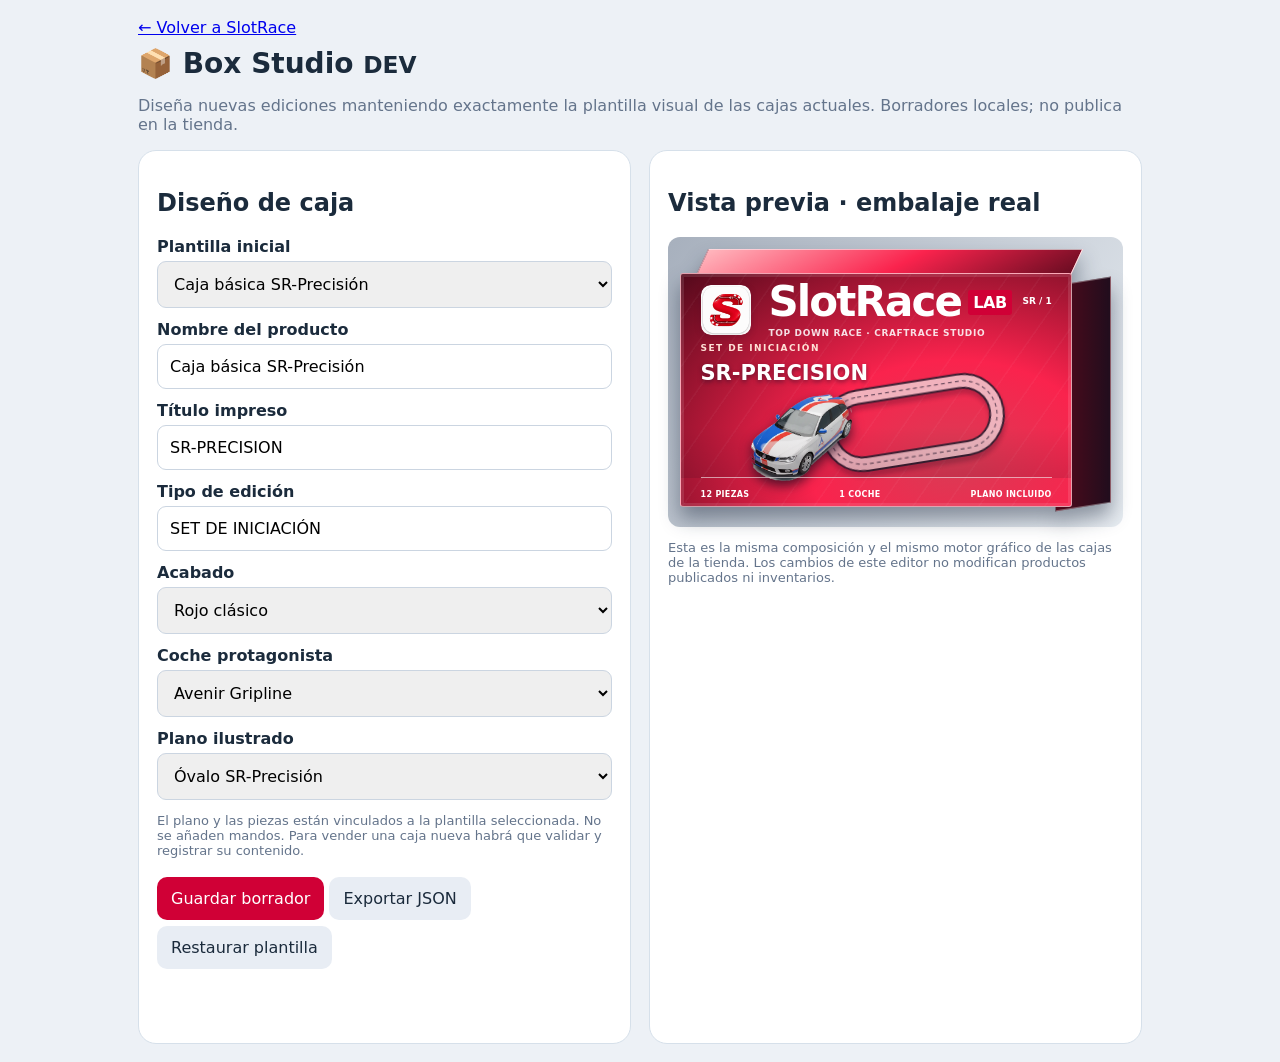
<file: box-studio.html>
<!doctype html><html lang="es"><head><meta charset="utf-8"><meta name="viewport" content="width=device-width,initial-scale=1"><title>SlotRace · Box Studio DEV</title><link rel="stylesheet" href="./src/site.css?v=0.15.38"><style>
html,body{height:auto!important;min-height:100%!important;overflow-x:hidden!important;overflow-y:auto!important;overscroll-behavior-y:auto!important}body{margin:0;background:#edf1f6;color:#1b2b3c;font-family:system-ui,-apple-system,sans-serif}.studio{max-width:1040px;margin:auto;padding:18px}.studio h1{font-size:28px;margin:10px 0}.studio p{color:#64748b}.studio-grid{display:grid;grid-template-columns:minmax(0,1fr) minmax(0,1fr);gap:18px}.studio-panel{background:white;border:1px solid #d6e0ea;border-radius:18px;padding:18px;min-width:0}.studio-panel label{display:block;font-weight:750;margin:12px 0 5px}.studio-panel input,.studio-panel select{box-sizing:border-box;width:100%;padding:12px;border:1px solid #cbd5e1;border-radius:9px;font:inherit}.studio-panel button,.studio-panel a{display:inline-block;padding:12px 14px;margin:6px 5px 0 0;border:0;border-radius:10px;background:#d00036;color:white;font-weight:750;text-decoration:none;font:inherit;cursor:pointer}.studio-panel button.secondary{background:#e8edf4;color:#1b2b3c}.studio-preview{height:290px;background:linear-gradient(125deg,#a7b0bd,#e8edf2);border-radius:12px;padding:12px}.studio-preview .sr-package{height:100%}.studio-note{font-size:13px}.studio-status{min-height:24px;font-weight:700;color:#0d7768}@media(max-width:720px){.studio{padding:12px}.studio-grid{display:flex;flex-direction:column;gap:12px}.studio-visual{order:-1;position:sticky;top:0;z-index:15;padding:10px 12px;box-shadow:0 8px 18px #152d4440}.studio-visual h2{font-size:16px;margin:2px 0 8px}.studio-visual .studio-note{display:none}.studio-preview{height:195px;padding:6px}.studio-controls{padding:14px}.studio h1{font-size:24px}.studio>p{font-size:14px;margin:6px 0 12px}.studio-visual .sr-package__brand{font-size:7px}}</style></head><body><main class="studio"><a href="./index.html?v=0.15.38">← Volver a SlotRace</a><h1>📦 Box Studio <small>DEV</small></h1><p>Diseña nuevas ediciones manteniendo exactamente la plantilla visual de las cajas actuales. Borradores locales; no publica en la tienda.</p><div class="studio-grid"><section class="studio-panel studio-controls"><h2>Diseño de caja</h2><label for="preset">Plantilla inicial</label><select id="preset"><option value="basic">Caja básica SR-Precisión</option><option value="rally">Open Rally Box</option></select><label for="name">Nombre del producto</label><input id="name" maxlength="70"><label for="short">Título impreso</label><input id="short" maxlength="32"><label for="kicker">Tipo de edición</label><input id="kicker" maxlength="36"><label for="theme">Acabado</label><select id="theme"><option value="red">Rojo clásico</option><option value="scarlet">Naranja rally</option></select><label for="car">Coche protagonista</label><select id="car"><option value="gripline">Avenir Gripline</option><option value="spark">Helix Spark</option></select><label for="plan">Plano ilustrado</label><select id="plan"><option value="oval">Óvalo SR-Precisión</option><option value="eight">Ocho con puente</option></select><p class="studio-note">El plano y las piezas están vinculados a la plantilla seleccionada. No se añaden mandos. Para vender una caja nueva habrá que validar y registrar su contenido.</p><button id="save">Guardar borrador</button><button id="export" class="secondary">Exportar JSON</button><button id="reset" class="secondary">Restaurar plantilla</button><p id="status" class="studio-status" role="status"></p></section><section class="studio-panel studio-visual"><h2>Vista previa · embalaje real</h2><div class="studio-preview" id="preview"></div><p class="studio-note">Esta es la misma composición y el mismo motor gráfico de las cajas de la tienda. Los cambios de este editor no modifican productos publicados ni inventarios.</p></section></div></main><script type="module">
import {createSlotRaceBox} from "./src/box-factory.mjs";
import {renderSlotRaceBoxArt} from "./src/box-art.mjs";
const $=id=>document.getElementById(id);
const presets={
 basic:{name:"Caja básica SR-Precisión",short:"SR-PRECISION",kicker:"SET DE INICIACIÓN",theme:"red",car:"gripline",plan:"oval",pieces:{S350:3,START350:1,R2_45R:8}},
 rally:{name:"Open Rally Box",short:"OPEN RALLY",kicker:"EDICIÓN ESPECIAL",theme:"scarlet",car:"spark",plan:"eight",pieces:{S600:2,R2_45R:6,R2_45L:6}}
};
const ids=["name","short","kicker","theme","car","plan"];
const path={oval:"M35 30 H165 A43 43 0 0 1 165 116 H35 A43 43 0 0 1 35 30 Z",eight:"M20 70 C35 10 85 10 108 70 C130 130 181 130 196 70 C178 10 128 10 108 70 C84 130 34 130 20 70"};
const drawing=key=>'<svg viewBox="0 0 220 150" aria-hidden="true"><path d="'+path[key]+'" stroke="#1c2937" stroke-width="20" fill="none" stroke-linecap="round"/><path d="'+path[key]+'" stroke="#f4d6d9" stroke-width="15" fill="none"/><path d="'+path[key]+'" stroke="#5b6572" stroke-width="1.5" fill="none" stroke-dasharray="5 4"/></svg>';
function values(){return Object.fromEntries(ids.map(id=>[id,$(id).value]));}
function apply(v){ids.forEach(id=>$(id).value=v[id]??presets.basic[id]);render();}
function render(){try{$("status").textContent="";const v=values(),p=presets[$("preset").value];const box=createSlotRaceBox({id:"box-studio-preview",name:v.name||"Nueva caja",short:v.short||"NUEVA CAJA",kicker:v.kicker||"COLECCIÓN",car:v.car,art:v.theme,pieces:p.pieces,plans:[v.plan]});$("preview").innerHTML=renderSlotRaceBoxArt(box,{carImage:"./assets/cars/"+(v.car==="spark"?"helix_spark":"avenir_gripline")+"_threequarter.webp",blueprint:drawing(v.plan)});}catch(e){$("status").textContent=e.message;}}
$("preset").addEventListener("change",()=>apply(presets[$("preset").value]));
ids.forEach(id=>{ $(id).addEventListener("input",render); $(id).addEventListener("change",render); });
$("save").onclick=()=>{localStorage.setItem("slotrace-box-studio-draft-v1",JSON.stringify({preset:$("preset").value,...values()}));$("status").textContent="Borrador guardado en este dispositivo."};
$("reset").onclick=()=>{apply(presets[$("preset").value]);$("status").textContent="Plantilla restaurada."};
$("export").onclick=()=>{const v=values(),p=presets[$("preset").value];const data={schema:"slotrace-box-design-v1",...v,pieces:p.pieces,plans:[v.plan],status:"draft"};const blob=new Blob([JSON.stringify(data,null,2)],{type:"application/json"});const url=URL.createObjectURL(blob);const a=document.createElement("a");a.href=url;a.download="slotrace-box-design.json";a.click();setTimeout(()=>URL.revokeObjectURL(url),2000);$("status").textContent="Diseño exportado. No se ha publicado."};
try{const saved=JSON.parse(localStorage.getItem("slotrace-box-studio-draft-v1")||"null");if(saved&&presets[saved.preset]){$("preset").value=saved.preset;apply(saved)}else apply(presets.basic)}catch(_){apply(presets.basic)}
</script></body></html>
</file>
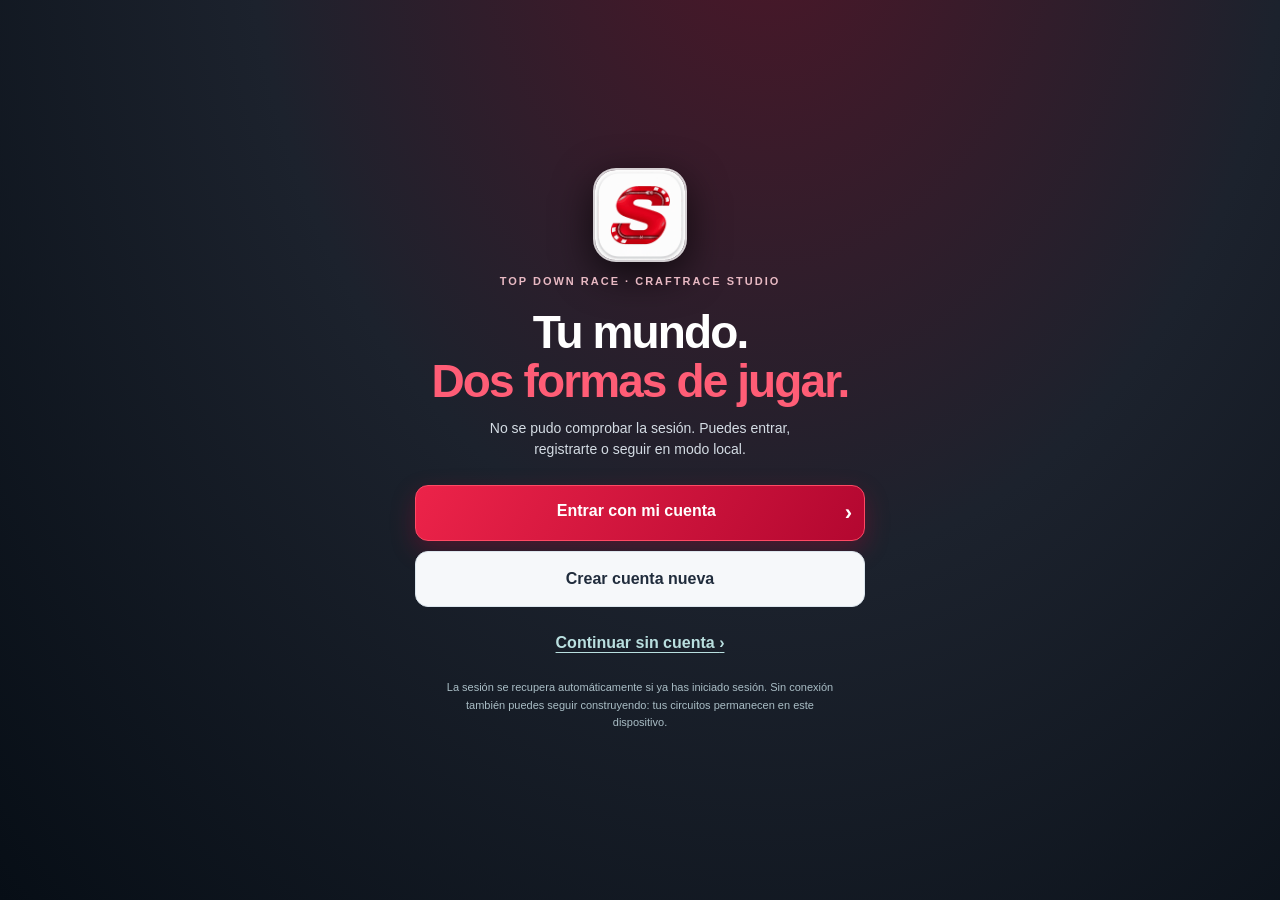
<file: live.html>
<!doctype html>
<html lang="es"><head>
<meta charset="utf-8">
<meta name="viewport" content="width=device-width,initial-scale=1,viewport-fit=cover">
<script>if(new URLSearchParams(location.search).get("embedded")==="1")document.documentElement.classList.add("embedded");else location.replace("./index.html");</script>
<meta name="theme-color" content="#091720">
<meta name="apple-mobile-web-app-capable" content="yes">
<title>SlotRace · Pista de slot online BETA 0.15.82</title>
<link rel="icon" href="./assets/ui/slotrace-icon-192.png?v=0.15.82">
<style>
:root{font-family:system-ui,-apple-system,BlinkMacSystemFont,"Segoe UI",sans-serif;color:#ebf5f7;background:#07141e;--mint:#4ff0cb;--muted:#a8b9c7;--panel:#162634}
*{box-sizing:border-box}body{margin:0;min-height:100dvh;background:radial-gradient(ellipse at 50% -15%,#16404b,#07141e 55%);padding:env(safe-area-inset-top) 0 env(safe-area-inset-bottom)}
[hidden]{display:none!important}header{padding:16px max(14px,env(safe-area-inset-left));display:flex;justify-content:space-between;align-items:center;gap:10px;border-bottom:1px solid #ffffff18}
.brand{font-weight:950;font-size:20px;letter-spacing:-.6px}.brand b{color:var(--mint)}.sub{font-size:10px;color:var(--muted);font-weight:800;letter-spacing:1px}
a{color:#8cf6e0}header a{font-size:12px;text-decoration:none;color:#e9f2f5;background:#ffffff18;padding:10px;border-radius:9px}
main{max-width:900px;margin:auto;padding:16px;display:grid;gap:14px}
h1{margin:5px 0;font-size:clamp(24px,6vw,35px)}h2{font-size:18px;margin:0 0 12px}p{line-height:1.45;color:var(--muted)}
.panel{background:var(--panel);border:1px solid #ffffff20;border-radius:18px;padding:16px}
.tag{color:var(--mint);font-size:11px;font-weight:900;letter-spacing:1.4px}.row{display:flex;align-items:center;gap:10px;flex-wrap:wrap}.row>*{min-width:0}
button,input{font:inherit}button{border:none;border-radius:12px;padding:12px 15px;font-weight:800;background:#2b4355;color:white;cursor:pointer;min-height:44px}
button.primary{background:#05b68d;color:#042a2b}button.secondary{background:#243948}button:disabled{opacity:.4;cursor:default}
input[type=text]{background:#081b27;border:1px solid #62828b;color:white;border-radius:12px;padding:13px 10px;text-transform:uppercase;font-weight:900;letter-spacing:2px;width:130px;min-width:0}
#roomBox{border:1px solid #3dbd9f;border-radius:14px;padding:13px;margin-top:12px;background:#0f3133}
#roomCode{font-size:clamp(22px,6vw,34px);letter-spacing:3px;color:#a0ffe9;font-weight:950}
#roomNames{font-weight:800;margin:10px 0 0}.muted{color:var(--muted)}
#notice{font-size:13px;min-height:20px;color:#adffed;line-height:1.4}
#notice.error{color:#ff9e9e}
#raceBoard{position:relative}#trackCanvas{display:block;width:100%;height:min(52dvh,460px);min-height:275px;border-radius:15px;background:#09222e;touch-action:none}
#countdown{position:absolute;top:36%;left:50%;transform:translate(-50%,-50%);font-size:clamp(55px,18vw,96px);font-weight:1000;color:#fff;text-shadow:0 6px 18px #000;pointer-events:none}
.stats{display:grid;grid-template-columns:repeat(2,minmax(0,1fr));gap:9px;margin:10px 0}
.stat{background:#0a1b27;border-radius:11px;padding:10px;min-width:0}
.stat label{display:block;color:#8ba9b7;font-size:11px;font-weight:800;text-transform:uppercase}
.stat strong{font-variant-numeric:tabular-nums;font-weight:900;font-size:clamp(15px,3.9vw,22px)}
#gasArea{background:#102938;border:1px solid #5c879a55;border-radius:16px;padding:14px;margin-top:10px}
.gas-head{display:flex;justify-content:space-between;align-items:center;gap:10px;margin-bottom:10px}
input[type=range]{width:100%;accent-color:#45e5c0;min-height:34px}
#gasButton{width:100%;min-height:92px;background:linear-gradient(140deg,#f04a5c,#a90e3a);border-radius:18px;font-size:24px;letter-spacing:1px;touch-action:none;user-select:none;-webkit-user-select:none}
#gasButton.is-on{background:linear-gradient(140deg,#f68b22,#d72835);transform:scale(.99)}
#gasButton:disabled{opacity:.35;transform:none}#finalBoard{margin-top:12px}
.scoreline{display:grid;grid-template-columns:1fr auto auto;gap:8px;border-bottom:1px solid #ffffff1b;padding:9px 0;align-items:center;font-variant-numeric:tabular-nums}
.scoreline span{overflow:hidden;text-overflow:ellipsis;white-space:nowrap}
small{color:var(--muted)}footer{color:#8399a7;text-align:center;padding:12px 16px 22px;font-size:11px}
@media(min-width:650px){#trackCanvas{height:min(55vh,490px)}#gasArea{display:grid;grid-template-columns:1fr 220px;align-items:center;gap:20px}#gasButton{min-height:110px}}
/* Integración visual con la PWA: un único encabezado, el de SlotRace. */
html.embedded header,html.embedded footer,html.embedded .live-intro{display:none!important}
html.embedded body{padding:0;min-height:100%;background:#07141e}
html.embedded main{padding:9px 11px 16px;max-width:740px;gap:11px}
html.embedded .panel{padding:13px}
html.embedded #trackCanvas{height:clamp(245px,43dvh,410px)}
html.embedded #gasButton{min-height:82px}
html.embedded #roomBox{margin-top:10px}
html.embedded #setup h2{font-size:18px}
@media(max-width:390px){
 html.embedded main{padding:8px}
 html.embedded .panel{padding:10px}
 html.embedded #trackCanvas{height:clamp(230px,39dvh,360px)}
 html.embedded button{font-size:13px}
}
html.embedded.heat-finished #trackCanvas,
html.embedded.heat-finished #gasArea,
html.embedded.heat-finished #countdown,
html.embedded.heat-finished #raceArea>p,
html.embedded.heat-finished .stats{display:none!important}
html.embedded.heat-finished #raceArea{background:transparent;border:0;padding:0}
html.embedded.heat-finished #raceArea>.row,html.embedded.heat-finished #raceBoard{display:none!important}
.sr-only{position:absolute;width:1px;height:1px;padding:0;margin:-1px;overflow:hidden;clip:rect(0,0,0,0);white-space:nowrap;border:0}
.online-results{margin-top:12px;display:flex;flex-direction:column;gap:12px;color:#eafdf8}
.online-results-hero{position:relative;overflow:hidden;border-radius:19px;padding:22px 17px;background:linear-gradient(128deg,#09504a 0%,#063d48 50%,#112a3d 100%);border:1px solid #63e7c9;box-shadow:0 9px 28px #0005}
.online-results-hero:before{content:"🏁";position:absolute;right:-3px;top:15px;opacity:.12;font-size:92px;pointer-events:none}
.online-results-kicker{color:#94ffdd;font-size:11px;font-weight:950;letter-spacing:1.4px}
.online-results-circuit{display:block;color:#a7ddda;font-size:12px;margin:9px 0 0;overflow-wrap:anywhere}
.online-results-title{font-size:clamp(24px,7vw,35px);color:white;line-height:1.14;font-weight:950;letter-spacing:-.8px;margin:12px 0 7px;overflow-wrap:anywhere;max-width:95%}
.online-results-margin{color:#b8ffe1;font-size:clamp(15px,4vw,20px);font-weight:900}
.online-results-next{font-size:12px;color:#badfd8;margin:11px 0 0}
.online-results-tiles{display:grid;grid-template-columns:repeat(2,minmax(0,1fr));gap:10px}
.online-results-tile{min-width:0;display:flex;flex-direction:column;gap:7px;background:#1d3540;border:1px solid #54727b;border-radius:15px;padding:15px 11px}
.online-results-tile.is-leader{background:linear-gradient(135deg,#16554b,#12383e);border-color:#65d7b6}
.online-results-nick{color:#d6e8e8;font-size:clamp(11px,3vw,15px);font-weight:900;overflow-wrap:anywhere}
.online-results-time{font-size:clamp(21px,5.2vw,29px);font-weight:950;color:#fff;font-variant-numeric:tabular-nums;letter-spacing:-.5px;white-space:nowrap}
.online-results-position{font-size:12px;color:#81e9c8;font-weight:900}
.online-results-breakdown{background:#122e38;border:1px solid #395d68;border-radius:17px;padding:17px 12px}
.online-results-breakdown h3{font-size:16px;color:#eafff8;margin:0 0 10px}
.online-results-grid{display:grid;grid-template-columns:minmax(68px,.75fr) minmax(0,1fr) minmax(0,1fr);gap:6px;align-items:center;padding:11px 0;border-top:1px solid #ffffff22;font-size:clamp(12px,3.1vw,15px);font-variant-numeric:tabular-nums}
.online-results-grid>*{min-width:0;overflow-wrap:anywhere}
.online-results-grid>:not(:first-child){text-align:right}
.online-results-grid-head{color:#a6c2ca;font-size:clamp(10px,2.7vw,12px);font-weight:850;border-top:none;line-height:1.3}
.online-results-grid .is-best{color:#6df5c6;font-weight:950}
.online-results-heat{color:#c6dadb}
.online-results-total{font-weight:950;font-size:clamp(14px,3.7vw,18px);border-top:2px solid #6dbaa8}
.online-results-footnote{text-align:center;color:#91b0ba;font-size:11px;line-height:1.35;margin:0 0 2px}
@media(max-width:380px){.online-results-hero{padding:16px 13px}.online-results-tile{padding:11px 8px}.online-results-grid{grid-template-columns:minmax(62px,.7fr) minmax(0,1fr) minmax(0,1fr)}}


.online-results-actions{display:grid;grid-template-columns:repeat(2,minmax(0,1fr));gap:9px}
.online-results-actions button{min-height:49px;border:1px solid #4a7480;border-radius:13px;background:#223e4d;font-size:13px;font-weight:950;white-space:normal;padding:10px 8px}
.online-results-actions button.primary{background:linear-gradient(120deg,#24cca1,#44e1c2);border-color:#6beecf;color:#072f2c}
.online-results-actions button:first-child:not([hidden]){grid-column:1/-1}
@media(min-width:650px){.online-results-actions{grid-template-columns:1.1fr 1fr 1fr}.online-results-actions button:first-child:not([hidden]){grid-column:auto}}

/* DEV 0.15.82 · PITLANE: mismo lenguaje premium del menú principal. */
/* Diseño exclusivo del lobby: no altera cronómetro, circuito, chat ni resultados. */
#setup.online-lobby{padding:0;border:1px solid #dbe2e9;border-radius:21px;background:#f6f8fb;color:#172532;box-shadow:0 10px 27px #00000037;overflow:hidden}
html.embedded #setup.online-lobby{padding:0}
#setup .online-lobby-hero{position:relative;isolation:isolate;min-height:205px;padding:16px 17px 23px;overflow:hidden;background:linear-gradient(112deg,#17232f 0%,#233441 49%,#4c1c31 100%);color:#fff}
#setup .online-lobby-hero:before{content:"";position:absolute;z-index:-1;inset:0;background:radial-gradient(ellipse at 78% 72%,#e3284f40,transparent 56%),repeating-linear-gradient(115deg,transparent 0 70px,#ffffff06 71px 73px)}
#setup .online-hero-meta{position:relative;z-index:4;display:flex;justify-content:space-between;align-items:center;gap:9px}
#setup .online-studio-label{font:900 9px/1.2 system-ui,-apple-system,sans-serif;letter-spacing:1.8px;color:#ffbfc9}
#setup .online-live-pill{display:inline-flex;align-items:center;gap:6px;max-width:55%;font-size:9px;line-height:1.2;font-weight:950;letter-spacing:.4px;color:#eafff5;background:#244a4a;border:1px solid #5fdec39e;border-radius:99px;padding:7px 9px;white-space:nowrap}
#setup .online-live-pill span{width:7px;height:7px;flex:none;border-radius:100%;background:#4bffc6;box-shadow:0 0 10px #4bffc6}
#setup .online-hero-heading{position:relative;z-index:3;margin-top:27px;max-width:70%;text-shadow:0 2px 8px #0009}
#setup .online-hero-kicker{display:block;font-size:9px;letter-spacing:2.3px;font-weight:950;color:#9de7d9;margin-bottom:5px}
#setup .online-hero-heading h2{margin:0;font-weight:1000;line-height:1.02;letter-spacing:-1.5px;font-style:italic;font-size:clamp(30px,7.9vw,51px);color:white}
#setup .online-hero-heading h2 em{font-style:italic;color:#ff5573;white-space:nowrap}
#setup .online-hero-heading p{margin:11px 0 0;color:#f3e9eb;font-size:clamp(10px,2.8vw,12px);font-weight:800;line-height:1.3}
#setup .online-hero-cars{position:absolute;z-index:2;right:-15px;bottom:-16px;width:49%;height:172px;pointer-events:none}
#setup .online-hero-car{position:absolute;display:block;object-fit:contain;height:auto;filter:drop-shadow(0 11px 9px #0008)}
#setup .online-hero-car-avenir{width:100%;right:12%;bottom:0;transform:rotate(-12deg)}
#setup .online-hero-car-spark{width:88%;right:-19%;bottom:23%;transform:rotate(13deg)}
#setup .online-checker{position:absolute;z-index:5;left:-3%;right:-3%;bottom:0;height:9px;background:repeating-linear-gradient(105deg,#da143c 0 24px,#f9fafc 24px 48px);box-shadow:0 -3px 10px #0004;transform:skewX(-12deg)}
#setup .online-lobby-body{padding:17px;display:flex;flex-direction:column;gap:11px}
#setup .online-section-heading{display:flex;justify-content:space-between;gap:10px;align-items:center}
#setup .online-section-step{display:block;font-size:9px;letter-spacing:1.8px;color:#bd1837;font-weight:950}
#setup .online-section-heading h3,#setup .online-room-top h3{font-size:23px;font-style:italic;font-weight:1000;line-height:1.1;letter-spacing:-.7px;color:#172532;margin:5px 0 0}
#setup .online-section-icon{display:grid;place-items:center;background:#fce6eb;color:#bc1032;border:1px solid #f3c4cf;border-radius:11px;width:43px;height:43px;font-size:24px;flex:none}
#setup .online-lobby-lead{font-size:12px;line-height:1.5;font-weight:650;color:#526579;margin:0}
#setup .online-account-status{margin:0;display:flex;align-items:center;gap:7px;padding:9px 10px;border:1px solid #d4e7e4;background:#eaf7f4;border-radius:10px;color:#146c60;font-size:11px;font-weight:850;overflow-wrap:anywhere}
#setup .online-account-status:before{content:"●";color:#209b76;flex:none}
#setup .online-entry-grid{display:grid;grid-template-columns:repeat(2,minmax(0,1fr));gap:10px;align-items:stretch}
#setup .online-entry-card{position:relative;display:flex;flex-direction:column;min-width:0;gap:8px;border:1px solid #d7dfe8;border-radius:15px;background:linear-gradient(145deg,#fff,#f1f4f7);padding:12px;box-shadow:0 3px 10px #1725320b}
#setup .online-entry-card.online-entry-create{border-top:3px solid #df153e}
#setup .online-entry-card.online-entry-join{border-top:3px solid #244b61}
#setup .online-entry-number{color:#bd1537;font-size:9px;letter-spacing:1px;font-weight:950}
#setup .online-entry-join .online-entry-number{color:#386278}
#setup .online-entry-icon{display:grid;place-items:center;width:34px;height:34px;border-radius:10px;background:#fff0f3;color:#c41235;font-size:20px;font-weight:900}
#setup .online-entry-join .online-entry-icon{background:#e8f2f8;color:#245c74}
#setup .online-entry-card h4{margin:0;font-size:clamp(14px,3.9vw,18px);font-weight:950;letter-spacing:-.45px;line-height:1.12;color:#132435}
#setup .online-entry-card p{margin:0;color:#627486;font-size:11px;line-height:1.4;flex:1}
#setup .online-entry-card button{width:100%;margin-top:auto;min-height:48px;border-radius:10px;padding:9px 6px;font-size:clamp(10px,2.9vw,13px);line-height:1.2;font-weight:950;white-space:normal}
#setup button.primary{background:linear-gradient(125deg,#ef2852,#b8052a);border:1px solid #ec4965;color:#fff;box-shadow:0 4px 12px #a7072a33}
#setup button.primary:disabled{opacity:.52;box-shadow:none}
#setup .online-entry-join button{background:#243d51;border:1px solid #43657a}
#setup .online-code-label{color:#607283;font-size:9px;font-weight:950;letter-spacing:.8px}
#setup #joinCode{width:100%;height:45px;min-width:0;padding:10px 7px;letter-spacing:clamp(.7px,1vw,2px);font-size:clamp(12px,3.3vw,17px);border-radius:9px;background:#fff;color:#1e3548;border:1px solid #b8c8d5;text-align:center}
#setup #roomBox.online-room-card{display:flex;flex-direction:column;gap:12px;background:#fff;border:1px solid #d5dee7;border-radius:15px;padding:14px;margin-top:3px;box-shadow:0 4px 16px #091e300b}
#setup .online-room-top{display:flex;justify-content:space-between;align-items:center;gap:8px}
#setup .online-room-top h3{font-size:20px}
#setup .online-room-label{font-size:9px;letter-spacing:.7px;font-weight:950;white-space:nowrap;color:#0b7761;background:#dcfaf2;border:1px solid #a8edcf;padding:7px;border-radius:8px}
#setup .online-invite-card{padding:13px;border-radius:13px;border:1px solid #cae7de;background:linear-gradient(125deg,#e7f9f2,#f4fbfb)}
#setup .online-invite-card>small{color:#25715d;font-size:10px;font-weight:850}
#setup .online-invite-row{display:flex;justify-content:space-between;align-items:center;flex-wrap:wrap;gap:8px;margin-top:5px}
#setup #roomCode{font-size:clamp(21px,6vw,32px);color:#095d4e;letter-spacing:clamp(1px,.65vw,3px);font-weight:1000;font-variant-numeric:tabular-nums}
#setup #copyInvite{background:#fff;color:#1e504b;border:1px solid #a6d4c8;border-radius:9px;min-height:40px;padding:7px 11px;font-size:12px;font-weight:950}
#setup .online-room-pilots{border:1px solid #dbe4ed;border-radius:12px;padding:12px;background:#f7f9fb}
#setup .online-room-pilots-label{color:#768492;letter-spacing:1.1px;font-size:9px;font-weight:950}
#setup #roomNames{margin:7px 0;color:#1b3140;font-size:clamp(14px,4.2vw,19px);font-weight:1000;line-height:1.3;overflow-wrap:anywhere}
#setup #connectionStatus{margin:8px 0 0;color:#0e866e;font-size:12px;font-weight:900}
#setup #trackSharedName.online-track-shared{display:block;margin:0;padding:10px;border-radius:10px;border:1px solid #c6e9db;background:#eafbf4;color:#146c57;letter-spacing:0;font-size:11px;line-height:1.4;overflow-wrap:anywhere}
#setup #startHeat.online-start-button{width:100%;min-height:53px;font-size:14px}
#setup #notice{font-size:12px;font-weight:750;color:#087a66;min-height:0;margin:0;line-height:1.5;overflow-wrap:anywhere}
#setup #notice:empty{display:none}
#setup #notice.error{color:#bc193e}
#setup .online-lobby-help{margin:0;padding:11px 12px;background:#edf1f5;border:1px solid #dde4eb;border-radius:10px;line-height:1.45}
#setup .online-lobby-help small{color:#667889;font-size:11px}
#setup:has(#roomBox:not([hidden])) .online-entry-grid{display:none}
#setup:has(#roomBox:not([hidden])) .online-lobby-hero{min-height:140px;padding-bottom:16px}
#setup:has(#roomBox:not([hidden])) .online-hero-heading{margin-top:15px}
#setup:has(#roomBox:not([hidden])) .online-hero-heading h2{font-size:clamp(25px,6vw,36px)}
#setup:has(#roomBox:not([hidden])) .online-hero-cars{height:105px;width:39%;right:0}
html.embedded.heat-finished #setup .online-lobby-hero,
html.embedded.heat-finished #setup .online-lobby-lead,
html.embedded.heat-finished #setup .online-lobby-help{display:none}
html.embedded.heat-finished #setup .online-section-heading{display:none}
@media(max-width:390px){
 #setup .online-lobby-hero{min-height:191px;padding:13px 12px 19px}
 #setup .online-hero-heading{margin-top:23px;max-width:74%}
 #setup .online-hero-cars{width:49%;height:135px}
 #setup .online-studio-label{font-size:8px;letter-spacing:1.2px}
 #setup .online-live-pill{font-size:8px;padding:6px}
 #setup .online-lobby-body{padding:12px;gap:9px}
 #setup .online-entry-grid{gap:7px}
 #setup .online-entry-card{padding:10px 8px;gap:7px}
 #setup .online-section-heading h3{font-size:21px}
 #setup #roomBox.online-room-card{padding:11px}
}
@media(max-width:320px){#setup .online-entry-grid{grid-template-columns:1fr}}
@media(prefers-reduced-motion:no-preference){
 #setup button:not(:disabled){transition:filter .15s ease,transform .15s ease}
 #setup button:not(:disabled):active{transform:translateY(1px);filter:brightness(.95)}
}

</style></head>
<body>
<header>
<div><div class="brand">Top Down RACE: <b>SlotRace</b></div><div class="sub">PISTA DE SLOT ONLINE · BETA 0.15.82</div></div>
<a href="./index.html">← Volver al juego</a>
</header>
<main>
<div class="live-intro"><div class="tag">PRUEBA TÉCNICA · DOS PILOTOS REALES</div><h1>Pista de slot online 🏁</h1>
<p>El anfitrión comparte su circuito montado. Dos móviles, dos carriles, tres vueltas por manga e intercambio de carriles. Sin PT82 ni colisiones entre coches en esta beta. Resultados todavía no homologados.</p></div>
<section id="setup" class="panel online-lobby">
  <div class="online-lobby-hero">
    <div class="online-hero-meta"><span class="online-studio-label">TOP DOWN RACE / SLOTRACE</span><span class="online-live-pill"><span aria-hidden="true"></span> MULTIJUGADOR · BETA</span></div>
    <div class="online-hero-heading">
      <span class="online-hero-kicker">EL PADDOCK ONLINE</span>
      <h2>Tu pista.<br><em>Su desafío.</em></h2>
      <p>Dos pilotos. Dos carriles. Una victoria.</p>
    </div>
    <div class="online-hero-cars" aria-hidden="true">
      <img class="online-hero-car online-hero-car-avenir" src="./assets/cars/avenir_gripline_threequarter.webp" alt="" loading="eager">
      <img class="online-hero-car online-hero-car-spark" src="./assets/cars/helix_spark_threequarter.webp" alt="" loading="eager">
    </div>
    <div class="online-checker" aria-hidden="true"></div>
  </div>
  <div class="online-lobby-body">
    <div class="online-section-heading">
      <div><span class="online-section-step">01 / 02 · PREPARACIÓN</span><h3>Entra a competir</h3></div>
      <span class="online-section-icon" aria-hidden="true">🏁</span>
    </div>
    <p class="online-lobby-lead">Elige un circuito en Competir y compártelo para correr. Tu rival no necesita tener las piezas ni las recibe en su inventario.</p>
    <p id="identity" class="online-account-status muted">Comprobando cuenta CraftRace Studio…</p>
    <div class="online-entry-grid">
      <div class="online-entry-card online-entry-create">
        <div class="online-entry-number">01 · ANFITRIÓN</div>
        <div class="online-entry-icon" aria-hidden="true">✦</div>
        <h4>Abre tu pista</h4>
        <p>Invita a otro piloto a competir en tu circuito.</p>
        <button id="createRoom" class="primary" disabled>Crear pista de slot</button>
      </div>
      <div class="online-entry-card online-entry-join">
        <div class="online-entry-number">02 · INVITADO</div>
        <div class="online-entry-icon" aria-hidden="true">↗</div>
        <h4>Acepta el reto</h4>
        <p>Introduce el código de siete caracteres.</p>
        <label for="joinCode" class="online-code-label">CÓDIGO DE PISTA</label>
        <input id="joinCode" type="text" minlength="7" maxlength="7" placeholder="CÓDIGO" aria-label="Código de pista" spellcheck="false" autocomplete="off">
        <button id="joinRoom" disabled>Unirse a pista de slot</button>
      </div>
    </div>
    <div id="roomBox" class="online-room-card" hidden>
      <div class="online-room-top"><div><span class="online-section-step">02 / 02 · PISTA COMPARTIDA</span><h3>Parrilla de salida</h3></div><span class="online-room-label">LIVE GRID</span></div>
      <div class="online-invite-card">
        <small>Tu código de invitación</small>
        <div class="online-invite-row"><div id="roomCode">—</div><button id="copyInvite" class="secondary">Copiar código</button></div>
      </div>
      <div class="online-room-pilots">
        <span class="online-room-pilots-label">PILOTOS EN PISTA</span>
        <p id="roomNames">Esperando al segundo piloto…</p>
        <p id="connectionStatus">Conectando…</p>
      </div>
      <p id="trackSharedName" hidden class="tag online-track-shared">Comprobando la pista elegida…</p>
      <button id="startHeat" class="primary online-start-button" disabled>Esperando rival</button>
    </div>
    <p id="notice" role="status" aria-live="polite"></p>
    <p class="online-lobby-help"><small>Tu compañero abre SlotRace en su móvil, entra en Competir → Pistas de slot online e introduce tu código. Si no tiene cuenta, primero debe registrarse en SlotRace.</small></p>
  </div>
</section>
<section id="raceArea" class="panel" hidden>
<div class="row" style="justify-content:space-between">
<strong id="heatLabel">Manga 1 de 2</strong><span id="liveStatus" class="tag">EN PREPARACIÓN</span>
</div>
<div id="raceBoard">
<canvas id="trackCanvas" aria-label="Circuito y dos coches en directo"></canvas>
<div id="countdown" hidden>3</div>
</div>
<div class="stats">
<div class="stat"><label id="myName">Mi coche</label><strong id="myTime">0,000 s</strong><div id="myLap"><small>Vuelta 0 / 3</small></div></div>
<div class="stat"><label id="peerName">Rival</label><strong id="peerTime">0,000 s</strong><div id="peerLap"><small>Vuelta 0 / 3</small></div></div>
</div>
<div id="gasArea">
<div><div class="gas-head"><strong>Potencia del gatillo</strong><output id="powerValue">45%</output></div><input id="powerSlider" type="range" min="0" max="100" step="1" value="45" aria-label="Potencia del acelerador"></div>
<button id="gasButton" disabled>ACELERAR</button>
</div>
<p><small>Mantén pulsado ACELERAR y ajusta el porcentaje. En las curvas, demasiado gas puede provocar una salida de pista y una espera de 2,5 segundos.</small></p>
<div id="finalBoard" class="online-results" hidden>
  <h2 id="resultTitle" class="sr-only">Resultado provisional</h2>
  <div id="scoreLines"></div>
  <div class="online-results-actions">
    <button id="onlineResultRematch" class="primary" type="button" hidden>🔁 Revancha</button>
    <button id="onlineResultChat" type="button">💬 Comentar carrera</button>
    <button id="onlineResultBack" type="button">← Volver atrás</button>
  </div>
</div>
</section>
</main>
<footer>CraftRace Studio · Multijugador experimental · La conexión y la cronometría no están homologadas para torneos.</footer>
<script type="module" src="./src/live-duel.mjs?v=0.15.82"></script>
</body></html>
</file>
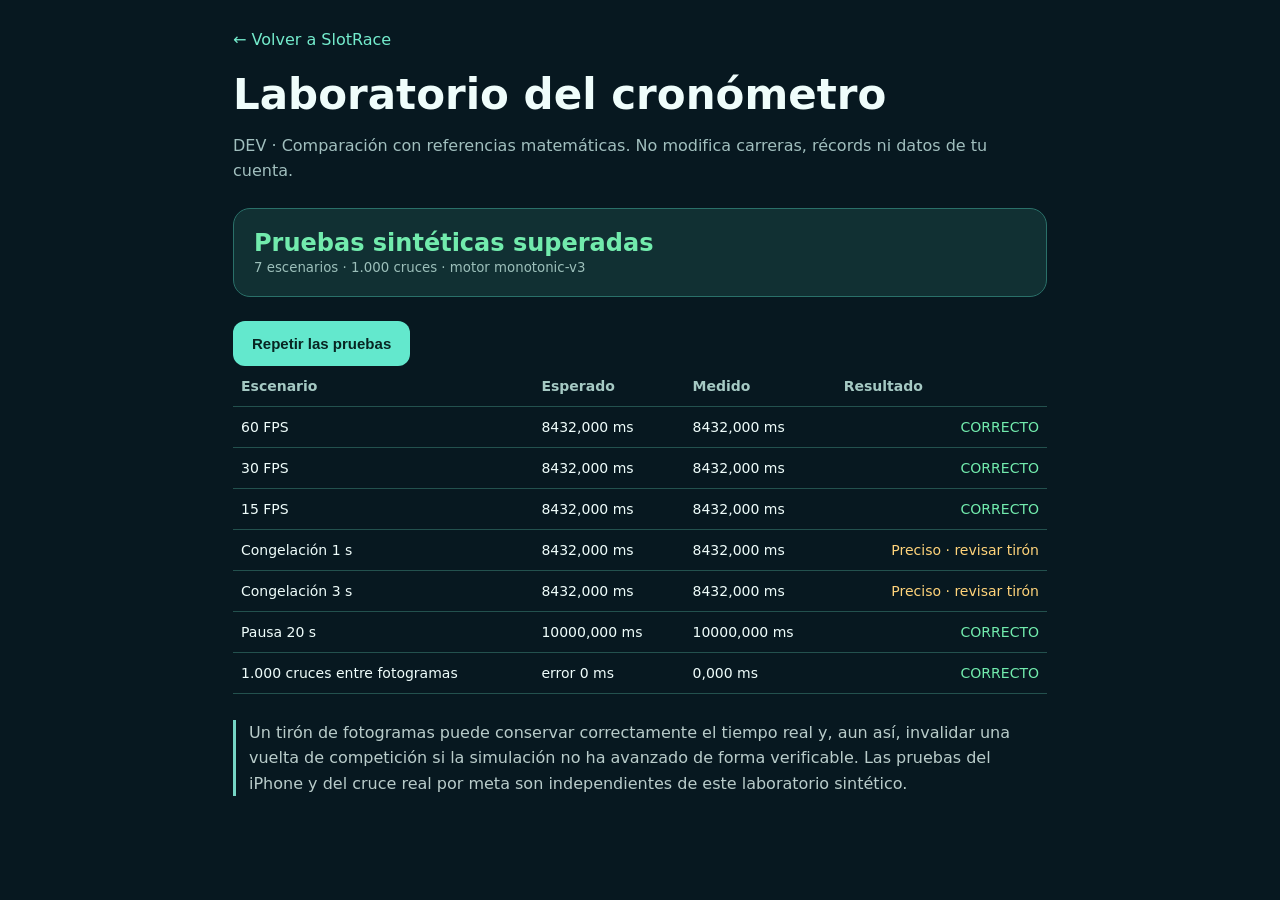
<file: timing-lab.html>
<!doctype html>
<html lang="es"><head><meta charset="utf-8"><meta name="viewport" content="width=device-width,initial-scale=1,viewport-fit=cover">
<title>SlotRace · Laboratorio del cronómetro</title>
<meta name="theme-color" content="#071820"><style>
*{box-sizing:border-box}body{margin:0;background:#071820;color:#effdfb;font:16px system-ui,-apple-system,sans-serif}
main{max-width:850px;margin:auto;padding:30px 18px 60px}.back{color:#74ebcc;text-decoration:none}
h1{font-size:clamp(27px,6vw,42px);line-height:1.12;margin:22px 0 10px}.muted{color:#a1bfbe;line-height:1.55}
.summary{background:#113033;border:1px solid #2a7069;padding:20px;border-radius:17px;margin:24px 0}
.summary strong{display:block;font-size:24px}.summary small{color:#9cbfba}
table{border-collapse:collapse;width:100%;font-size:14px}th,td{text-align:left;padding:12px 8px;border-bottom:1px solid #23514e}
th{color:#a5c9c3}td:nth-child(2),td:nth-child(3){font-variant-numeric:tabular-nums}td:last-child{text-align:right}
.ok{color:#72ebad}.warn{color:#ffd37a}.bad{color:#ff8686}
.note{border-left:3px solid #75d5c5;padding-left:13px;color:#b9ccca;line-height:1.6;margin-top:26px}
button{border:0;border-radius:12px;padding:14px 19px;background:#63e8cd;color:#082522;font-weight:800;font-size:15px;cursor:pointer}
@media(max-width:520px){table{font-size:12px}th,td{padding:10px 4px}}
</style></head><body><main>
<a class="back" href="./index.html">← Volver a SlotRace</a>
<h1>Laboratorio del cronómetro</h1>
<p class="muted">DEV · Comparación con referencias matemáticas. No modifica carreras, récords ni datos de tu cuenta.</p>
<div class="summary"><strong id="overall">Comprobando…</strong><small id="details">Simulación local sintética</small></div>
<button id="rerun" type="button">Repetir las pruebas</button>
<table><thead><tr><th>Escenario</th><th>Esperado</th><th>Medido</th><th>Resultado</th></tr></thead><tbody id="rows"></tbody></table>
<p class="note">Un tirón de fotogramas puede conservar correctamente el tiempo real y, aun así, invalidar una vuelta de competición si la simulación no ha avanzado de forma verificable. Las pruebas del iPhone y del cruce real por meta son independientes de este laboratorio sintético.</p>
</main><script type="module">
import {runTimingDiagnostics} from "./src/timing-lab.mjs?v=0.15.68";
const fmt=n=>n.toFixed(3).replace(".",",")+" ms";
function run(){
 const report=runTimingDiagnostics();
 document.getElementById("overall").textContent=report.passed?"Pruebas sintéticas superadas":"Fallo de precisión";
 document.getElementById("overall").className=report.passed?"ok":"bad";
 document.getElementById("details").textContent=report.results.length+" escenarios · 1.000 cruces · motor "+report.version;
 document.getElementById("rows").replaceChildren(...report.results.map(r=>{
  const tr=document.createElement("tr");
  const special=!!r.meaning;
  for(const value of [r.label,special?"error 0 ms":fmt(r.expectedMs),fmt(r.measuredMs),
   r.passed?(r.warningCount?"Preciso · revisar tirón":"CORRECTO"):"ERROR"]){
   const td=document.createElement("td");td.textContent=value;tr.append(td);
  }
  tr.lastChild.className=r.passed?(r.warningCount?"warn":"ok"):"bad";return tr;
 }));
}
document.getElementById("rerun").addEventListener("click",run);run();
</script></body></html>
</file>
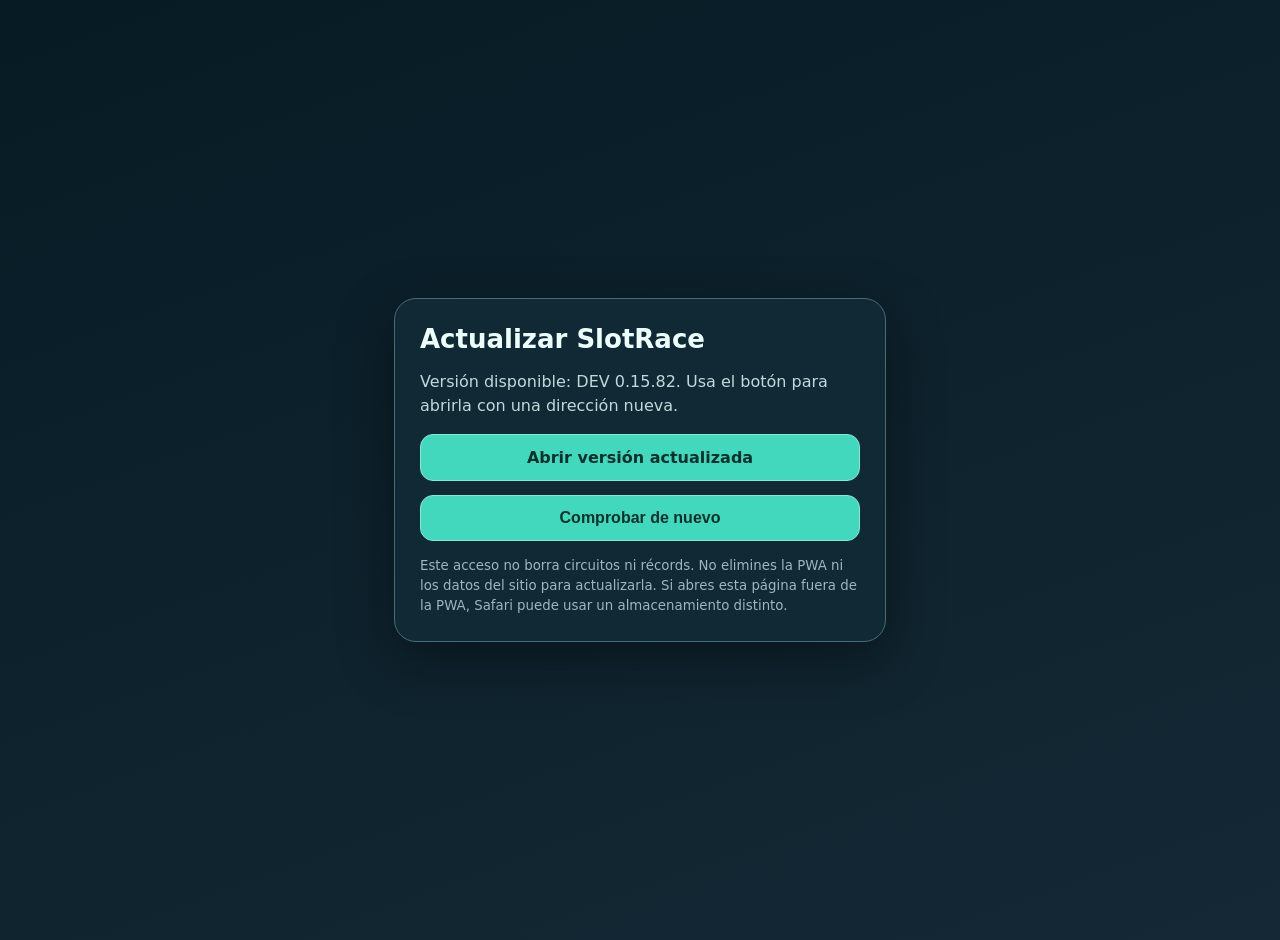
<file: upgrade.html>
<!doctype html>
<html lang="es">
<head>
<meta charset="utf-8">
<meta name="viewport" content="width=device-width,initial-scale=1">
<meta name="robots" content="noindex">
<title>Actualizar SlotRace</title>
<style>
:root{color-scheme:dark;font-family:system-ui,-apple-system,sans-serif}
body{margin:0;min-height:100dvh;display:grid;place-items:center;background:linear-gradient(160deg,#071b25,#142935);color:#edfffc;padding:20px}
main{max-width:440px;width:100%;padding:25px;background:#112935;border:1px solid #456d75;border-radius:22px;box-shadow:0 18px 55px #0006}
h1{margin:0 0 10px;font-size:26px}p{color:#c3d8dc;line-height:1.5}
button,a{display:block;width:100%;box-sizing:border-box;padding:13px 16px;margin-top:14px;border-radius:13px;border:1px solid #85e9d5;background:#42d8bd;color:#07302c;text-align:center;text-decoration:none;font-weight:850;font-size:16px}
small{display:block;color:#9bb7bf;margin-top:15px;line-height:1.5}
</style>
</head>
<body>
<main>
<h1>Actualizar SlotRace</h1>
<p id="status">Comprobando la versión disponible…</p>
<a id="updateLink" href="./index.html?v=0.15.9&fresh=manual">Abrir versión actualizada</a>
<button id="retry" type="button">Comprobar de nuevo</button>
<small>Este acceso no borra circuitos ni récords. No elimines la PWA ni los datos del sitio para actualizarla. Si abres esta página fuera de la PWA, Safari puede usar un almacenamiento distinto.</small>
</main>
<script>
(async()=>{
 const status=document.getElementById("status"),link=document.getElementById("updateLink");
 async function refresh(){
  const nonce=Date.now();
  try{
   const response=await fetch("./version.json?fresh="+nonce,{cache:"no-store"});
   if(!response.ok)throw Error("HTTP "+response.status);
   const data=await response.json();
   if(!/^\d+\.\d+\.\d+$/.test(data.version))throw Error("Formato inválido");
   link.href="./index.html?v="+encodeURIComponent(data.version)+"&refresh="+nonce;
   status.textContent="Versión disponible: DEV "+data.version+". Usa el botón para abrirla con una dirección nueva.";
  }catch(_error){
   link.href="./index.html?v=0.15.9&refresh="+nonce;
   status.textContent="No se pudo comprobar la última versión. Puedes intentar abrirla directamente.";
  }
 }
 document.getElementById("retry").addEventListener("click",refresh);
 await refresh();
})();
</script>
</body>
</html>
</file>
<file: src/site.css>
/* SlotRace LAB 0.4 — mesa física y pilotaje móvil. */
:root{font-family:Inter,ui-sans-serif,-apple-system,BlinkMacSystemFont,"Segoe UI",sans-serif;color:#e8f5f6;background:#071017;font-synthesis:none;--mint:#4ee7ce;--ink:#06131b;--panel:#0f2029;--border:#29444b;--muted:#9fb8bf}
*{box-sizing:border-box}
html,body{margin:0;width:100%;height:100%;height:100dvh;overflow:hidden;overscroll-behavior:none}
button,input{font:inherit}
button{cursor:pointer;touch-action:manipulation}
button:focus-visible{outline:3px solid #e5ff85;outline-offset:3px}
button:disabled{opacity:.35;cursor:not-allowed}
[hidden],.screen[hidden]{display:none!important}
.app{height:100%;height:100dvh;display:flex;flex-direction:column;overflow:hidden;background:radial-gradient(ellipse at 50% -25%,#244b4c 0%,#08141d 50%,#061018 100%)}
.mast{height:auto;min-height:61px;flex:none;display:flex;align-items:center;justify-content:space-between;gap:12px;padding:calc(env(safe-area-inset-top,0px) + 7px) clamp(12px,2vw,24px) 9px;border-bottom:1px solid #24434a}
.brand{display:flex;align-items:center;gap:10px;min-width:0}
.brand-icon{height:41px;width:41px;flex:none;border-radius:12px;background:linear-gradient(135deg,#45eed1,#26a4a1);display:grid;place-items:center;font-size:21px;color:#062626;font-weight:1000;box-shadow:0 4px 24px #24dfc033}
.brand small{display:block;color:#52deca;font-weight:850;font-size:9px;letter-spacing:1.8px}
.brand strong{display:block;font-size:clamp(18px,2.6vw,24px);letter-spacing:-.5px;line-height:1.08}
.brand em{font-style:normal;color:#4ee7ce}
.version{color:#91abb5;font-size:11px;text-align:right}
.actions{display:flex;align-items:center;gap:7px}
.mini{border:1px solid #3c646b;background:#193039;color:#d9f0ef;padding:8px 12px;border-radius:11px;white-space:nowrap;font-size:12px;font-weight:800;min-height:38px}
.mini.primary{background:#46d9bd;color:#032c27;border-color:#79fbe5}
.mini.alert{border-color:#7b6550;color:#f9d59d}
.screen{min-height:0;flex:1;display:flex;flex-direction:column}
.worktop{min-height:0;flex:1;position:relative;padding:clamp(9px,1.6vw,20px);display:flex}
.tableframe{position:relative;min-height:0;flex:1;border-radius:23px;overflow:hidden;background:#1a1510;box-shadow:0 24px 60px #0008,inset 0 1px 1px #dcb47955;border:1px solid #5d5543}
.tableframe canvas{display:block;width:100%;height:100%;touch-action:none;user-select:none;-webkit-user-select:none}
.boardchip{position:absolute;top:14px;left:14px;pointer-events:none;background:#0a1d1bcf;backdrop-filter:blur(12px);border:1px solid #3f8072;color:#dffcf2;border-radius:13px;padding:8px 11px;font-size:12px;font-weight:800;max-width:72%}
.boardchip small{display:block;color:#9fc8bc;font-size:10px;font-weight:600;letter-spacing:.4px}
.boardtools{position:absolute;top:12px;right:13px;display:flex;flex-direction:column;gap:5px}
.boardtools button{min-width:41px;height:41px;border-radius:12px;background:#0d2531da;color:#fff;border:1px solid #42666b;font-size:22px;font-weight:900;box-shadow:0 3px 10px #0005}
.boardtools button:active{background:#27646a}
.boardhint{position:absolute;bottom:13px;left:50%;transform:translateX(-50%);max-width:calc(100% - 22px);width:max-content;padding:7px 14px;border-radius:20px;background:#071b20d9;border:1px solid #50877c;box-shadow:0 3px 15px #0008;color:#eafbf4;text-align:center;font-size:12px;font-weight:750;pointer-events:none}
.boardhint.error{border-color:#d6a05f;color:#f5d6ad}
.controlbar{flex:none;display:flex;justify-content:space-between;align-items:center;gap:7px;padding:9px clamp(12px,2vw,22px);background:#11232b;border-top:1px solid #31505b}
.controlbar .left,.controlbar .right{display:flex;gap:7px;align-items:center;min-width:0}
.controlbar .status{font-size:12px;color:#bed5d7;min-width:0;overflow:hidden;text-overflow:ellipsis;white-space:nowrap}
.controlbar .status.good{color:#7ff1cf}.controlbar .status.warn{color:#f6c785}
.controlbar .primary{min-width:130px;font-size:13px;min-height:43px}
.tray{flex:none;min-height:130px;max-height:201px;background:linear-gradient(#172e34,#0d2028);border-top:1px solid #3a5860;padding:9px clamp(11px,2vw,22px) calc(9px + env(safe-area-inset-bottom,0px));overflow:hidden}
.tray-title{display:flex;justify-content:space-between;align-items:center;gap:8px;margin-bottom:8px;font-size:11px;letter-spacing:.5px;color:#9ac9c7;font-weight:900}
.tray-title small{font-size:10px;color:#809ca1;font-weight:600;letter-spacing:0}
.pieces{display:flex;gap:9px;overflow-x:auto;overflow-y:hidden;scrollbar-width:thin;scrollbar-color:#44686c transparent;padding-bottom:6px;-webkit-overflow-scrolling:touch;touch-action:pan-x}
.piece-card{position:relative;flex:0 0 127px;min-width:127px;height:93px;border-radius:12px;border:1px solid #476771;background:linear-gradient(150deg,#253942,#142830);color:#e7f5f3;padding:10px 9px;display:flex;flex-direction:column;align-items:start;justify-content:space-between;text-align:left;touch-action:pan-x}
.piece-card:active{background:#29514c}
.piece-card.selected{border-color:#64f1d2;box-shadow:inset 0 0 0 1px #54efd1}
.piece-card .pictogram{font-size:22px;color:#71e9d3;font-weight:850;line-height:1}
.piece-card strong{font-size:12px;line-height:1.1}
.piece-card small{font-size:10px;color:#afc3c5}
.piece-card .qty{position:absolute;top:7px;right:8px;color:#07312b;background:#53d7bd;border-radius:7px;padding:1px 6px;font-size:11px;font-weight:900}
.piece-card:disabled .qty{background:#4b6667;color:#aabbbb}
.selector{color:#fff;font-size:11px;background:#2b434b;border-radius:9px;padding:7px 9px}
.panel-line{display:flex;align-items:center;justify-content:space-between;gap:8px;min-height:33px}
.panel-line .buttons{display:flex;gap:6px}
.panel-line .buttons button{padding:6px 10px;min-height:32px}
.drawer{position:absolute;left:50%;bottom:calc(100% - 2px);transform:translateX(-50%);width:min(410px,95vw);background:#10292dda;border:1px solid #4d8885;border-radius:14px 14px 0 0;padding:8px 12px;color:#f6f8ee;font-size:12px;text-align:center;pointer-events:none}
.race-view{flex:1;min-height:0;position:relative;padding:9px 10px 0}
.race-view .tableframe{height:100%}
.race-hud{position:absolute;top:20px;left:19px;right:19px;display:grid;grid-template-columns:repeat(3,minmax(0,1fr));gap:7px;pointer-events:none}
.race-hud .hud{background:#061922dd;backdrop-filter:blur(7px);border:1px solid #468275;border-radius:12px;padding:8px;text-align:center;box-shadow:0 5px 12px #0005}
.race-hud .hud small{display:block;color:#b9d2d3;font-size:10px;font-weight:800}
.race-hud .hud strong{display:block;color:#eafff7;font-size:clamp(17px,4vw,26px);font-weight:950;font-variant-numeric:tabular-nums;white-space:nowrap;overflow:hidden;text-overflow:ellipsis}
.race-hud .hud strong.green{color:#59e7c5}
.race-hint{position:absolute;bottom:11px;left:22px;right:22px;text-align:center;pointer-events:none}
.race-hint span{display:inline-block;background:#051c22da;border:1px solid #4d7779;border-radius:20px;font-size:12px;font-weight:750;padding:6px 13px;color:#dbf5ee}
.race-controls{flex:none;background:#112b34;border-top:1px solid #416c72;padding:9px 13px calc(11px + env(safe-area-inset-bottom,0px));display:grid;grid-template-columns:1fr 2.4fr;gap:9px;align-items:end}
.gas-control{min-width:0}
.gas-header{display:flex;align-items:center;justify-content:space-between;font-size:11px;color:#bee4de;font-weight:850}
#throttle{display:block;width:100%;height:36px;accent-color:#47e7c9;touch-action:none}
.trigger{height:73px;width:100%;background:linear-gradient(160deg,#6dffdc,#2ec3b4);border:2px solid #9bfde7;color:#073128;border-radius:15px;font-weight:1000;font-size:19px;letter-spacing:.5px;box-shadow:inset 0 -7px 0 #13716a22,0 5px 18px #0004;touch-action:none;user-select:none;-webkit-user-select:none}
.trigger:active,.trigger.pressed{background:#d6ffe2;transform:translateY(2px)}
.race-buttons{display:flex;flex-wrap:wrap;gap:6px;align-items:center}
.race-buttons .mini{flex:1 1 auto}
.race-footer{color:#b1cacc;font-size:10px;text-align:center;grid-column:1/-1}
#toast{position:fixed;z-index:200;top:calc(env(safe-area-inset-top,0px) + 67px);left:50%;transform:translateX(-50%);max-width:min(90vw,450px);background:#153930ed;border:1px solid #59af9b;border-radius:12px;padding:10px 15px;color:#e5fff6;font-size:13px;font-weight:700;box-shadow:0 7px 30px #0008;text-align:center;pointer-events:none;opacity:0;transition:opacity .2s}
#toast.show{opacity:1}
.isloading{color:#bedad7}
@media(max-width:660px){
.mast{min-height:57px;padding-bottom:7px}.brand-icon{width:36px;height:36px;font-size:19px}.brand strong{font-size:19px}.version{display:block;font-size:10px;line-height:1.3;white-space:nowrap;color:#6af0d5;font-weight:900}
.worktop{padding:7px}.tableframe{border-radius:17px}.boardchip{left:9px;top:10px;font-size:11px;padding:6px 9px;max-width:65%}.boardtools{right:9px;top:9px}
.boardtools button{width:36px;height:37px;min-width:36px;font-size:20px}.boardhint{font-size:11px;padding:6px 10px;bottom:8px}
.controlbar{padding:7px 9px}.controlbar .status{max-width:43vw;font-size:11px}.controlbar .mini{padding:6px 10px;font-size:11px;min-height:39px}
.tray{min-height:121px;max-height:158px;padding-top:7px}.tray-title{margin-bottom:6px;font-size:10px}.piece-card{height:84px;flex-basis:116px;min-width:116px;padding:8px}
.race-view{padding:4px 5px 0}.race-view .tableframe{border-radius:13px}.race-hud{top:12px;left:12px;right:12px;gap:5px}.race-hud .hud{padding:5px 3px;border-radius:9px}.race-hud .hud small{font-size:9px}.race-hud .hud strong{font-size:clamp(15px,4.7vw,20px)}
.race-controls{grid-template-columns:1fr 1.5fr;gap:8px;padding:7px 9px calc(8px + env(safe-area-inset-bottom,0px))}.trigger{height:67px;font-size:16px}.race-buttons .mini{font-size:11px;padding:7px}.race-footer{font-size:9px}
}
@media(max-height:640px){
.tray{min-height:102px;padding-bottom:4px}.piece-card{height:70px}.piece-card .pictogram{font-size:16px}
.race-controls{padding-top:4px}.trigger{height:52px}.race-footer{display:none}
.race-hud{top:8px}.race-hud .hud{padding:3px}
}
@media(orientation:landscape) and (max-height:520px){
.mast{min-height:38px;padding-top:3px;padding-bottom:3px}.brand-icon{height:28px;width:28px;font-size:15px}.brand strong{font-size:17px}.brand small{display:none}
.race-controls{position:absolute;right:0;bottom:0;z-index:5;width:min(42vw,360px);border-left:1px solid #416c72;border-radius:14px 0 0 0;padding-bottom:calc(5px + env(safe-area-inset-bottom,0px))}
.race-view{padding:2px}.race-hud{right:min(42vw,370px)}
.race-hint{right:min(42vw,360px)}
.race-buttons{display:flex}.race-buttons .mini{padding:4px;font-size:10px}.trigger{height:54px}
.worktop{padding:4px}.tray{min-height:95px}.controlbar{padding:4px 8px}
}
@media(prefers-reduced-motion:reduce){*{scroll-behavior:auto!important;transition:none!important}}

/* Piezas físicas sueltas: asa táctil de arrastre y barra de herramientas sin recortes */
.piece-card .grip{position:absolute;right:9px;bottom:8px;border:1px solid #80bfb4;background:#1b494a;border-radius:7px;color:#a5ffee;font-size:22px;line-height:23px;width:32px;height:28px;text-align:center;touch-action:none;cursor:grab;user-select:none;-webkit-user-select:none}
.piece-card .grip:active{background:#4ceccc;color:#062522;cursor:grabbing}
.panel-line{flex-wrap:wrap}
.panel-line .selector{flex:1 1 165px;max-width:100%;overflow:hidden;text-overflow:ellipsis;white-space:nowrap;font-size:10px}
.panel-line .buttons{max-width:100%;overflow-x:auto;scrollbar-width:none;-webkit-overflow-scrolling:touch}
.panel-line .buttons .mini{white-space:nowrap;flex:none}
@media(max-width:660px){
 .tray{min-height:175px;max-height:205px}
 .tray .piece-card{height:79px}
 .tray .tray-title{font-size:10px}
 .tray .panel-line{row-gap:4px}
 .tray .panel-line .buttons .mini{min-height:30px;padding:5px 9px}
 .piece-card .grip{bottom:7px}
}

/* El botón de cierre exacto no debe esconderse en la bandeja de piezas. */
.controlbar .right .mini{white-space:nowrap;min-width:0;font-size:12px}
.controlbar .right #autoClose{border-color:#91bdae;color:#c5f6e7}
@media(max-width:660px){
 .controlbar .status{max-width:31vw;font-size:10px;letter-spacing:-.15px}
 .controlbar .right{gap:5px}
 .controlbar .right .mini{padding:8px 7px;font-size:11px;min-height:40px}
 .controlbar .right .primary{min-width:101px}
}

/* DEV 0.5.0: la versión siempre visible tras la pantalla de carga. */
@media(max-width:660px){
 .mast .brand small{display:none}
 .mast .brand{flex:1;min-width:0}
 .mast .brand strong{font-size:20px}
 .mast .version{flex:none;text-align:right;font-variant-numeric:tabular-nums}
 .boardtools #gridToggle{font-size:12px;font-weight:900;padding:0 6px;min-width:53px;white-space:nowrap}
}

/* DEV 0.5.1 — gatillo único, progresivo, graduado y apto para dos direcciones de gesto. */
.gas-control{display:flex;flex-direction:column;gap:7px;min-width:0}
.gas-control .gas-header{font-size:10px;gap:8px;letter-spacing:.1px}
.trigger{
  display:block;position:relative;isolation:isolate;overflow:hidden;
  width:100%;height:132px;min-height:100px;padding:0;margin:0;
  background:linear-gradient(160deg,#172d36,#0c242b);
  border:2px solid #72c7b4;border-radius:17px;box-shadow:inset 0 0 0 1px #163c42,0 5px 18px #0005;
  color:#e6fff5;cursor:ns-resize;touch-action:none;user-select:none;-webkit-user-select:none;
  -webkit-tap-highlight-color:transparent;
  transform:none;transition:none;
}
.trigger:active,.trigger.pressed{background:linear-gradient(160deg,#172d36,#0c242b);transform:none}
.trigger:disabled{opacity:.36;cursor:not-allowed}
.trigger-fill{
  position:absolute;z-index:-1;left:0;right:0;bottom:0;height:0%;
  background:linear-gradient(0deg,#24bca1 0%,#54efc9 68%,#a0ffcf 100%);
  border-top:2px solid #c5ffe5;box-shadow:0 -3px 20px #32f3cd50;
  pointer-events:none;transition:none;
}
.trigger-guides{
  position:absolute;z-index:2;inset:7px 8px 8px auto;
  display:flex;flex-direction:column;justify-content:space-between;align-items:end;
  color:#c8e7e0;font-size:10px;font-weight:850;font-variant-numeric:tabular-nums;line-height:1;
  pointer-events:none;
}
.trigger-guides span{padding:2px 2px 2px 13px;border-right:2px solid #bcffde7a;min-width:27px;text-align:right;text-shadow:0 1px 3px #0e263d}
.trigger-face{
  position:absolute;inset:8px 36px 7px 8px;z-index:1;
  display:flex;flex-direction:column;justify-content:center;align-items:center;gap:2px;
  text-align:center;pointer-events:none;text-shadow:0 2px 5px #05191b80;
}
.trigger-face strong{font-size:clamp(27px,5.5vw,37px);font-weight:1000;font-variant-numeric:tabular-nums;line-height:1.1}
.trigger-face>span{font-size:12px;font-weight:950;line-height:1.2;letter-spacing:.25px}
.trigger-face small{font-size:9px;font-weight:750;line-height:1.2;opacity:.9}
.trigger.pressed .trigger-face{color:#032b28;text-shadow:0 1px 4px #f2fff981}
.trigger.pressed .trigger-guides{color:#0b483a}
@media(max-width:660px){
 .trigger{height:132px}
 .gas-control .gas-header{font-size:9px}
 .trigger-face strong{font-size:30px}
 .trigger-face>span{font-size:11px}
}
@media(max-height:650px){
 .trigger{height:92px;min-height:77px}
 .trigger-face{inset:3px 33px 3px 5px}
 .trigger-face strong{font-size:26px}
 .trigger-face small{font-size:8px}
 .trigger-guides{inset:5px 6px}
}
@media(orientation:landscape) and (max-height:520px){
 .trigger{height:103px;min-height:82px}
 .gas-control .gas-header{font-size:9px}
}

/* El relleno debe permanecer por encima del fondo del gatillo. */
.trigger-fill{z-index:0}


/* DEV 0.5.3 — rueda vertical táctil + lectura fuera del pulgar. */
.gas-control{gap:7px;min-width:0}
.gas-control .gas-header{display:flex;gap:5px;align-items:center;justify-content:space-between;font-size:10px;color:#bcddd9}
.gas-control .gas-header>span{font-size:10px;line-height:1.2}
.dial-sound{background:#203d43;color:#a5eadc;border:1px solid #58857b;border-radius:8px;
  font-size:10px;font-weight:950;min-width:63px;padding:7px 5px;white-space:nowrap;touch-action:manipulation}
.dial-sound[aria-pressed="false"]{color:#98abb1;background:#1b2c36;border-color:#3b5360}
.dial-layout{display:flex;gap:10px;align-items:stretch;height:170px;min-width:0}
.trigger.dial-wheel{
  position:relative;display:block;isolation:isolate;
  flex:0 0 70px;width:70px;height:100%;min-height:0;padding:0;
  background:linear-gradient(90deg,#15242c 0%,#415d65 18%,#263b43 45%,#516870 70%,#172c34 100%);
  border:2px solid #72b6ac;border-radius:24px;box-shadow:inset 3px 0 10px #080e16bb,inset -4px 0 8px #111d25,0 7px 18px #0006;
  touch-action:none;user-select:none;-webkit-user-select:none;-webkit-tap-highlight-color:transparent;
  cursor:ns-resize;transform:none;transition:none;color:#d8fff3;
}
.trigger.dial-wheel:active,.trigger.dial-wheel.pressed{background:linear-gradient(90deg,#162b36,#43656c 17%,#2b4b50 48%,#507d77 75%,#1c3840);transform:none}
.trigger.dial-wheel:disabled{opacity:.4}
.dial-grooves{position:absolute;inset:10px 8px;border-radius:14px;
  background:repeating-linear-gradient(to bottom,#d9f5ec69 0px,#d9f5ec69 2px,#0d222c0a 2px,#0d222c0a 9px);
  opacity:.74;box-shadow:inset 0 0 10px #0008;pointer-events:none}
.dial-arrows{position:absolute;inset:13px 5px;display:flex;flex-direction:column;align-items:center;justify-content:space-between;
  font-size:15px;font-weight:1000;text-shadow:0 1px 4px #03161d;color:#c6fff0;pointer-events:none}
.dial-arrows span{display:grid;place-items:center;width:43px;height:37px;border:1px solid #9bd9c0;
  border-radius:12px;background:#0e302cda;font-size:13px;letter-spacing:1.4px}
.dial-display{flex:1;min-width:0;position:relative;display:grid;grid-template-columns:minmax(0,1fr) 58px;
  grid-template-rows:1fr auto;border:1px solid #4b867f;border-radius:14px;
  background:linear-gradient(140deg,#112d33,#071c26);padding:10px 8px 7px;
  box-shadow:inset 0 0 0 1px #173c43}
.dial-readout{min-width:0;display:flex;flex-direction:column;align-items:center;justify-content:center;gap:7px;white-space:nowrap}
.dial-readout strong{font-size:clamp(29px,6.8vw,43px);line-height:1.1;font-weight:1000;color:#73f3d0;font-variant-numeric:tabular-nums}
.dial-readout span{font-size:11px;font-weight:800;color:#b5d9d5;font-variant-numeric:tabular-nums}
.dial-graph{height:100%;min-height:110px;display:flex;align-items:stretch;gap:5px;justify-content:center}
.dial-bar{position:relative;width:17px;height:100%;background:#0a171e;border-radius:7px;border:1px solid #638c89;
  box-shadow:inset 0 0 5px #0008;overflow:hidden}
.dial-bar-fill{position:absolute;bottom:0;left:0;right:0;height:0%;background:linear-gradient(0deg,#20ba9b,#8cffe0);transition:none;
  box-shadow:0 -2px 6px #3aefc955}
.dial-guides{display:flex;flex-direction:column;justify-content:space-between;align-items:end;
  font-size:10px;font-weight:850;line-height:1;color:#bdd4d3;min-width:24px;font-variant-numeric:tabular-nums}
.dial-guides span{line-height:1}
.dial-display>small{grid-column:1/-1;text-align:center;margin-top:5px;color:#9ccac4;font-size:9px;
  font-weight:900;letter-spacing:.2px;white-space:nowrap}
@media(max-width:660px){
 .dial-layout{height:148px;gap:8px}
 .trigger.dial-wheel{flex-basis:66px;width:66px}
 .dial-display{grid-template-columns:minmax(0,1fr) 52px;padding:8px 5px 6px}
 .dial-readout strong{font-size:30px}
 .dial-guides{font-size:9px}
 .dial-display>small{font-size:8px;letter-spacing:0}
 .gas-control .gas-header>span{font-size:9px}
}
@media(max-height:650px){
 .dial-layout{height:115px}
 .trigger.dial-wheel{border-radius:18px;min-height:0;height:100%}
 .dial-graph{min-height:70px}
 .dial-display{padding-top:5px}
 .dial-display>small{display:none}
 .dial-readout strong{font-size:26px}
}
@media(orientation:landscape) and (max-height:520px){
 .dial-layout{height:113px}
 .trigger.dial-wheel{flex-basis:57px;width:57px}
 .dial-display>small{display:none}
}

/* DEV 0.5.6 · lectura izquierda + rueda a la derecha, con separación móvil.
   Se preservan el ancho táctil y el recorrido vertical de la rueda. */
.dial-layout{gap:12px;align-items:stretch;justify-content:flex-end}
.dial-layout>.dial-display{order:0;min-width:0;flex:1 1 auto}
.dial-layout>.dial-wheel{order:1;flex-shrink:0;align-self:stretch}
@media(max-width:660px){
  .dial-layout{gap:8px}
  .dial-display{grid-template-columns:minmax(0,1fr) 45px;padding:8px 5px 6px}
  .dial-readout strong{font-size:clamp(26px,7vw,30px)}
}
@media(orientation:landscape) and (max-height:520px){
  .dial-layout{gap:7px}
  .dial-display{grid-template-columns:minmax(0,1fr) 40px}
  .dial-readout strong{font-size:25px}
}

/* DEV 0.6.0 · mesa puzzle: botón Iniciar a la vista y herramientas desplazables. */
.panel-line{min-width:0}
.panel-line .buttons{flex:1 1 auto;min-width:0;justify-content:flex-start;
 overflow-x:auto;overflow-y:hidden;scrollbar-width:thin;
 scroll-snap-type:x proximity;-webkit-overflow-scrolling:touch}
.panel-line .buttons .mini{flex:none;scroll-snap-align:start}
#joinPiece{border-color:#a6ffe5;background:#49e3c4;color:#062f29;
 font-weight:950;box-shadow:0 0 0 1px #43ddaa30}
#joinPiece:disabled{opacity:.36}
@media(max-width:660px){
 .panel-line{flex-wrap:wrap;gap:5px}
 .panel-line .selector{flex:0 0 100%;padding:5px 8px}
 .panel-line .buttons{flex:1 1 100%}
 .panel-line .buttons .mini{min-height:35px}
}

/* iOS: la lengüeta de inventario debe seguir el dedo, no desplazar
   lateralmente la caja mientras se arrastra hacia la mesa. */
.piece-card .grip{touch-action:none;-webkit-user-select:none;user-select:none}


/* DEV 0.7.0 — una única caja realista con corcho blanco troquelado. */
.tray{transition:height .18s ease;overflow:hidden}
.tray.case-open{
  display:flex;flex-direction:column;flex:0 0 auto;
  height:min(51dvh,470px);min-height:318px;max-height:none;
  background:linear-gradient(#172b33,#0a161b);
  padding-bottom:calc(7px + env(safe-area-inset-bottom,0px));
}
.tray:not(.case-open){
  display:flex;flex-direction:column;flex:0 0 auto;
  height:158px;min-height:140px;max-height:none;
}
.case-title{min-width:0;display:flex;flex-direction:column;gap:1px}
.case-title .case-kicker{color:#5ee8cf;font-size:8px;letter-spacing:1.2px;font-weight:950}
.case-title strong{font-size:13px;color:#e9f4f1;letter-spacing:.2px;line-height:1.1}
.case-title small{color:#acc7c4;font-size:10px;letter-spacing:0;font-weight:750}
.case-actions{display:flex;gap:6px;align-items:center;justify-content:flex-end;flex-wrap:nowrap}
.case-actions .mini{padding:6px 8px;min-height:36px;font-size:11px}
#caseToggle{background:#e9dfb7;color:#243d39;border:1px solid #f3e9c5;box-shadow:0 2px 8px #0004}
.case-shell{
  position:relative;display:flex;flex-direction:column;min-height:0;flex:1;
  background:linear-gradient(150deg,#151d23,#3a4145 50%,#13191e);
  border:5px solid #354047;border-top:6px solid #6a7377;
  border-radius:17px;box-shadow:inset 0 0 0 2px #161c20,inset 0 0 28px #0009,0 3px 9px #0007;
  overflow:hidden;margin-top:5px;
}
.case-lid{flex:none;min-height:22px;display:flex;justify-content:space-between;align-items:center;gap:8px;
  padding:3px 12px;background:linear-gradient(90deg,#30383e,#4f5a5c,#343d42);
  color:#d8e3dd;font-size:8px;font-weight:950;letter-spacing:1.2px;
  text-shadow:0 1px 2px #060f10}
.case-lid:before,.case-lid:after{content:"";background:#b7c5bf;height:3px;width:18px;border-radius:4px;opacity:.6}
.case-lid span{white-space:nowrap;overflow:hidden;text-overflow:ellipsis}
/* Kit físico dentro del maletín: dos apoyos y rampas para una recta seleccionada. */
.bridge-kit{
  flex:none;display:flex;align-items:center;gap:9px;min-height:66px;
  margin:5px 7px 2px;padding:8px 9px;border:1px solid #8bd9be;
  border-radius:10px;background:linear-gradient(125deg,#2d4d4f,#142e38);
  color:#ddfff4;text-align:left;cursor:pointer;touch-action:manipulation;
  box-shadow:inset 0 0 0 1px #c7ffe318,0 2px 7px #0009;
}
.bridge-kit-icon{position:relative;flex:none;width:68px;height:44px;
  border-radius:6px;display:block;background:#143c37;box-shadow:inset 0 0 0 1px #7ffcd53d}
.bridge-deck{position:absolute;left:6px;right:6px;top:6px;height:15px;
  border:3px solid #94a5ac;border-radius:2px;
  background:repeating-linear-gradient(90deg,#303e45 0 8px,#080d10 8px 10px,#9cb5b9 10px 11px,#303e45 11px 20px);
  transform:skewY(-9deg);box-shadow:1px 4px 6px #0008}
.bridge-leg{position:absolute;top:22px;left:13px;width:9px;height:16px;
  background:linear-gradient(90deg,#718994,#c6d9d6,#647984);
  border-radius:2px;box-shadow:1px 3px 3px #0008}
.bridge-leg:last-child{left:auto;right:13px}
.bridge-kit-copy{min-width:0;display:flex;flex:1;flex-direction:column;gap:4px}
.bridge-kit-copy strong{font-size:11px;font-weight:950;letter-spacing:.2px}
.bridge-kit-copy small{font-size:9px;font-weight:750;color:#b6d4cf}
.bridge-kit-cta{flex:none;border:1px solid #bbffe3;border-radius:8px;padding:7px;
  background:#53dabe;color:#053c37;font-size:9px;font-weight:1000}
.bridge-kit[aria-pressed="true"]{border-color:#ffe095;box-shadow:inset 0 0 0 2px #ffe095a8}
@media(max-width:400px){.bridge-kit{gap:5px;padding:6px}
 .bridge-kit-icon{width:52px;height:39px}
 .bridge-kit-cta{padding:5px;font-size:8px}
 .bridge-kit-copy small{font-size:8px}
}
.pieces.foam-insert{
  position:relative;flex:1;min-height:0;
  display:grid;grid-template-columns:repeat(3,minmax(0,1fr));
  grid-auto-rows:114px;align-content:start;
  gap:8px;padding:12px 15px 14px 10px;
  overflow-y:scroll;overflow-x:hidden;
  scrollbar-width:thin;scrollbar-color:#607e7c #dfe6e2;
  scrollbar-gutter:stable;
  -webkit-overflow-scrolling:touch;
  overscroll-behavior-y:contain;touch-action:pan-y;
  background:
    radial-gradient(circle at 13% 19%,#fff8 0 1px,transparent 1.5px) 0 0/10px 10px,
    radial-gradient(circle at 67% 53%,#5c696025 0 1px,transparent 1.5px) 0 0/8px 8px,
    repeating-linear-gradient(130deg,#ffffffe5 0 5px,#e7e9e5 6px,#f2f1ea 11px);
  box-shadow:inset 0 0 22px #52616144,inset 0 0 0 3px #ffffff80;
}
.foam-pocket{
  position:relative;min-width:0;width:100%;height:113px;overflow:hidden;
  padding:5px 3px 4px;border:0;border-radius:12px;
  background:radial-gradient(ellipse at 50% 45%,#bbc1be6b 0,#e0e5e180 62%,#f8f8f4b8 100%);
  box-shadow:inset 1px 1px 5px #9daba580,inset -1px -1px 5px #fffffff0;
  color:#203639;display:flex;flex-direction:column;justify-content:space-between;align-items:center;
  text-align:center;cursor:pointer;touch-action:pan-y;user-select:none;-webkit-user-select:none;
  -webkit-tap-highlight-color:transparent;
}
.foam-pocket:active{cursor:pointer}
.foam-pocket.selected{outline:2px solid #1aa991;outline-offset:-2px}
.foam-pocket.empty{opacity:.78}
.foam-pocket.empty .mini-slot-piece{opacity:0}
.foam-pocket:disabled{cursor:not-allowed}
.foam-pocket .qty{
  position:absolute;right:4px;top:3px;z-index:2;
  min-width:28px;border-radius:8px;padding:2px 5px;
  background:#163f42;color:#b5ffe9;border:1px solid #64b7aa;
  font-size:12px;font-weight:1000;font-variant-numeric:tabular-nums;
  box-shadow:0 2px 4px #0003;
}
.foam-pocket.empty .qty{background:#74807d;color:#f4f6ee;border-color:#9ea9a5}
.foam-well{height:79px;width:100%;display:grid;place-items:center;pointer-events:none}
.foam-well svg{display:block;width:100%;height:100%;overflow:visible;
  filter:drop-shadow(0 2px 1px #84918d45)}
.foam-cutout-shadow,.foam-cutout,.mini-slot-piece path{
  fill:none;stroke-linecap:butt;stroke-linejoin:round;
}
.mini-slot-piece{pointer-events:none}
.foam-pocket .foam-drag-grip{
  position:absolute;z-index:5;left:5px;top:4px;
  width:39px;height:38px;border-radius:10px;
  display:grid;place-items:center;
  background:linear-gradient(150deg,#1b5758,#123438);
  border:1px solid #6dc9b8;box-shadow:0 2px 5px #0006;
  color:#baffee;font-size:24px;line-height:1;
  cursor:grab;pointer-events:auto;touch-action:none;
  -webkit-user-select:none;user-select:none;
}
.foam-pocket .foam-drag-grip:active{cursor:grabbing;background:#2ba68f;color:#052b29}
.pieces.foam-insert::-webkit-scrollbar{width:8px}
.pieces.foam-insert::-webkit-scrollbar-thumb{
  border-radius:8px;background:#597d78;border:1px solid #edf1ec;
}
.pieces.foam-insert::-webkit-scrollbar-track{background:#dfe6e2}
.foam-pocket .pocket-caption{position:relative;z-index:2;display:flex;flex-direction:column;align-items:center;gap:1px;
  width:100%;min-width:0;white-space:nowrap;pointer-events:none}
.foam-pocket .pocket-caption strong{font-size:9px;line-height:1;color:#293d3c;letter-spacing:.25px;font-weight:1000}
.foam-pocket .pocket-caption small{font-size:8px;color:#586c65;line-height:1;font-weight:850}
.case-foot{flex:none;display:flex;justify-content:space-between;gap:7px;padding:3px 10px;
  background:linear-gradient(#343d41,#1e292f);color:#d3e7dd;
  font-size:8px;font-weight:850;letter-spacing:.4px}
.case-closed{flex:1;display:grid;place-items:center;
  background:linear-gradient(90deg,#313d42,#435056,#313c41);
  border:2px solid #738282;border-radius:10px;
  margin-top:5px;color:#dce5df;font-size:10px;font-weight:900;letter-spacing:.6px}
.case-closed[hidden]{display:none!important}
@media(max-width:660px){
 .tray.case-open{height:min(51dvh,455px);min-height:300px}
 .case-shell{border-width:4px;border-top-width:5px}
 .pieces.foam-insert{gap:6px;padding:8px 13px 12px 8px;grid-auto-rows:108px}
 .foam-pocket{height:108px}
 .foam-well{height:73px}
 .case-lid{font-size:7px;padding:3px 8px}
 .case-actions .mini{padding:6px;min-height:33px}
 .case-title strong{font-size:12px}
}
@media(max-width:360px){
 .pieces.foam-insert{grid-template-columns:repeat(2,minmax(0,1fr));grid-auto-rows:105px}
 .tray.case-open{height:min(56dvh,480px)}
 .foam-pocket{height:105px}
}
@media(orientation:landscape) and (max-height:530px){
 .tray.case-open{height:min(51dvh,255px);min-height:160px}
 .pieces.foam-insert{grid-template-columns:repeat(3,minmax(0,1fr));grid-auto-rows:105px;overflow-x:hidden;overflow-y:auto}
 .foam-pocket{height:105px}
 .case-lid{display:none}
 .tray:not(.case-open){height:124px;min-height:100px}
}
@media(prefers-reduced-motion:reduce){.tray{transition:none}}

/* DEV 0.9.2 — el asa controla el arrastre táctil, la espuma controla el scroll. */
.foam-pocket .foam-drag-grip{-webkit-tap-highlight-color:transparent;overscroll-behavior:contain}

/* DEV 0.9.7: aviso de diagnóstico geométrico, sin tapar la mesa */
.gap-info:not([hidden]){display:block;margin:6px 12px 0;padding:10px 12px;border:1px solid #59bdb1;border-radius:10px;background:#123d3e;color:#ddfff5;font-weight:750;font-size:12px;line-height:1.45}
@media(max-width:450px){.gap-info:not([hidden]){font-size:11px;padding:8px 9px}}

/* DEV 0.9.7: el nuevo medidor y los controles de cierre caben en iPhone.
   Nunca se recortan ni comprimen fuera de pantalla. */
.controlbar .right #measureGap{border-color:#68babb;color:#b9f3e7}
@media(max-width:660px){
 .controlbar{display:grid;grid-template-columns:minmax(0,1fr);gap:6px;align-items:stretch}
 .controlbar .left{width:100%}
 .controlbar .status{max-width:100%;font-size:11px}
 .controlbar .right{display:grid;grid-template-columns:1fr 1fr 1fr;width:100%;gap:6px}
 .controlbar .right .mini,.controlbar .right .primary{width:100%;min-width:0;padding:8px 5px;font-size:11px;min-height:42px}
}


/* SlotRace 0.10 — áreas separadas: menú / construcción / competición. */
.mast-actions{display:flex;align-items:center;gap:9px}
.mast-home{background:#16373a;color:#9ff8e1;border:1px solid #477c76;min-height:36px}
.home-screen{background:radial-gradient(ellipse at 50% 0%,#17484d 0%,#071722 64%,#081118 100%);min-height:0}
.home-scroll{height:100%;overflow-y:auto;overscroll-behavior:contain;-webkit-overflow-scrolling:touch;padding:clamp(14px,2.8vw,34px) max(15px,env(safe-area-inset-left,0px)) calc(35px + env(safe-area-inset-bottom,0px));max-width:850px;width:100%;margin:auto}
.home-hero{position:relative;text-align:center;isolation:isolate;padding:12px 10px 115px;min-height:238px;overflow:hidden}
.home-hero:before{content:"";position:absolute;inset:0 0 auto;height:205px;border-radius:28px;background:radial-gradient(ellipse at 50% 55%,#32978a4d,#001b2800 72%);pointer-events:none}
.home-kicker{display:block;font-size:10px;letter-spacing:3.3px;color:#65e7c9;font-weight:950;position:relative}
.home-hero h1{position:relative;margin:10px 0 7px;font-size:clamp(38px,10vw,66px);line-height:1;letter-spacing:-2.9px;font-weight:1000;color:#f7fff8;text-shadow:0 5px 15px #0009}
.home-hero h1 span{color:#52e6bf}
.home-hero p{position:relative;color:#b6d7d6;font-size:13px;margin:6px 0;line-height:1.45}
.home-car{position:absolute;z-index:-0;left:50%;bottom:-55px;width:114px;height:195px;transform:translateX(-50%) rotate(30deg);filter:drop-shadow(15px 18px 14px #000b)}
.home-car img{width:100%;height:100%;object-fit:contain;display:block}
.home-actions{display:grid;grid-template-columns:1fr;gap:10px;position:relative;z-index:1}
.home-card{display:flex;align-items:center;gap:13px;text-align:left;min-height:75px;border:1px solid #376168;border-radius:17px;padding:13px 15px;background:linear-gradient(115deg,#173540,#0d252f);color:#eafff8;box-shadow:0 9px 24px #0005}
.home-card>span:nth-child(2){flex:1;min-width:0;display:flex;flex-direction:column;gap:6px}
.home-card strong{display:block;font-size:16px;letter-spacing:-.2px}
.home-card small{display:block;color:#a8c6c8;font-size:11px;white-space:normal;line-height:1.3}
.home-card>span:last-child{font-size:27px;color:#a6edda}
.home-card-icon{display:grid;place-items:center;font-size:23px;font-weight:950;flex:none;border-radius:13px;background:#22525a;width:47px;height:47px;color:#96ffdf}
.home-card.is-accent{border-color:#57cbb5;background:linear-gradient(115deg,#23534e,#114245)}
.home-card.is-accent .home-card-icon{background:#3eddb5;color:#042a29}
.home-card:disabled{opacity:.52}
.home-create{background:linear-gradient(160deg,#142c37,#0d212b);border:1px solid #355763;border-radius:19px;margin-top:18px;padding:19px}
.home-create h2{font-size:16px;line-height:1.2;margin:0 0 6px}
.home-create p{font-size:11px;color:#a3c5c4;line-height:1.45;margin:0 0 13px}
.direction-choice{display:grid;grid-template-columns:1fr 1fr;gap:9px}
.direction-option{border:1px solid #3e6469;border-radius:12px;min-height:53px;background:#0f2933;color:#c7e4e0;font-size:12px;font-weight:900}
.direction-option span{font-size:21px;margin-right:6px;vertical-align:middle}
.direction-option[aria-pressed="true"]{background:#276a5c;border-color:#8afce0;color:#fff;box-shadow:inset 0 0 0 1px #81ffe160}
.home-new{width:100%;border:1px solid #a8ffe7;border-radius:13px;background:linear-gradient(100deg,#4de8c0,#37c7bc);color:#08332f;min-height:49px;margin:14px 0 7px;font-weight:1000}
.home-create>small{display:block;font-size:10px;color:#83a9aa}
.build-topbar{display:flex;align-items:center;justify-content:space-between;gap:10px;padding:7px 13px;background:#0c2630;color:#bceadf;flex:none;border-bottom:1px solid #31535b;font-size:11px;letter-spacing:1.2px}
.direction-toggle{font-size:11px;min-height:31px;padding:5px 10px;color:#b7ffe9}
@media(max-width:660px){
 .home-scroll{padding:10px 12px calc(34px + env(safe-area-inset-bottom,0px))}
 .home-hero{min-height:212px;padding:13px 5px 100px}
 .home-car{bottom:-65px;width:98px;height:180px}
 .home-card{min-height:66px;padding:10px 12px}
 .home-card-icon{width:42px;height:42px;font-size:21px}
 .home-card strong{font-size:15px}
 .home-create{padding:13px;margin-top:13px}
 .mast-home{padding:6px 9px;font-size:11px;min-height:30px}
 .controlbar .right{grid-template-columns:1fr 1fr}
 .build-topbar{padding:5px 9px}
}
@media(max-height:670px){.home-hero{min-height:145px;padding-bottom:67px}.home-car{height:118px;bottom:-31px}.home-card{min-height:57px}}

/* DEV 0.11.1 · biblioteca privada y final de carrera. */
.circuit-inventory{margin-top:12px}
.circuit-inventory h2{display:flex;justify-content:space-between;gap:12px;align-items:baseline}
.circuit-inventory h2 small{font-size:12px;color:#6fe8cb;font-weight:800}
.circuit-label{display:block;font-size:12px;color:#9cd5cb;margin:10px 0 5px;font-weight:800}
.circuit-name-row,.circuit-tools{display:flex;gap:7px;align-items:center;flex-wrap:wrap}
.circuit-name-row input,.work-name input{flex:1;min-width:0;border:1px solid #4c877e;background:#0a242b;color:#effff8;padding:11px 12px;border-radius:12px}
.circuit-name-row button{min-height:43px}
.circuit-tools{margin:10px 0}
.import-label{display:inline-flex;align-items:center;justify-content:center;cursor:pointer}
.circuit-list{display:flex;flex-direction:column;gap:7px;max-height:240px;overflow-y:auto;margin-top:7px}
.library-entry{display:flex;justify-content:space-between;gap:10px;align-items:center;border:1px solid #365c60;background:#0b2429;border-radius:11px;padding:9px 11px}
.library-info{display:flex;flex-direction:column;min-width:0;gap:3px}
.library-info strong{overflow-wrap:anywhere;font-size:14px}
.library-info small,.library-empty{font-size:11px;color:#9cbebd}
.work-name{display:flex;flex:1;gap:6px;min-width:0;max-width:460px}
.work-name input{width:100%;min-height:38px;padding:7px 9px;font-size:12px}
.work-name button{flex:none}
.results-screen{padding:12px;gap:12px;overflow:hidden}
.results-scroll{min-height:0;flex:1;overflow-y:auto;-webkit-overflow-scrolling:touch;max-width:850px;width:100%;margin:0 auto}
.results-hero{padding:16px;background:#103239;border:1px solid #428477;border-radius:17px;margin-bottom:12px}
.results-hero small{color:#52ecc9;font-weight:900;letter-spacing:1px}
.results-hero h1{font-size:clamp(25px,6vw,38px);margin:4px 0}
.results-hero p{margin:0;color:#bed5d3;overflow-wrap:anywhere}
.results-stats{font-size:13px;font-weight:850;color:#7beccf;padding:12px;border:1px solid #315a55;border-radius:12px;line-height:1.7}
.combined-best{border-top:1px solid #315a55;margin-top:10px;padding-top:12px;text-align:center;font-size:clamp(17px,4.5vw,23px);font-weight:950;color:#effff8;letter-spacing:.2px}
.results-scroll h2{font-size:18px;margin:17px 0 10px}
.results-laps{display:flex;flex-direction:column;gap:7px}
.result-row{display:grid;grid-template-columns:1fr auto;gap:3px 12px;padding:10px 13px;border-radius:11px;background:#122c33;border:1px solid #325862;font-variant-numeric:tabular-nums}
.result-row span{font-size:13px;color:#c6e5e1}
.result-row strong{font-size:17px;color:#f3fff9}
.result-row small{grid-column:1/-1;font-size:11px;color:#77ddc8}
.results-note{font-size:12px;color:#9fbcb9;line-height:1.55;margin:17px 0}
.results-actions{display:flex;gap:8px;max-width:850px;width:100%;margin:0 auto;padding-bottom:env(safe-area-inset-bottom,0px)}
.results-actions .mini{flex:1;white-space:normal}
@media(max-width:660px){
 .build-topbar{gap:5px;flex-wrap:wrap}
 .build-topbar>strong{font-size:10px}
 .work-name{order:3;flex-basis:100%;max-width:none}
 .work-name input{min-height:35px}
 .results-screen{padding:9px}
 .results-actions .mini{font-size:11px;padding:8px 5px}
}


/* ================================================================
   DEV 0.12.0 · SLOT RACE / CLEAN PREMIUM (concepto C)
   Portada con fotos auténticas de taller 3/4 importadas de TDR.
   La mesa puzzle, el cronometraje y el mando no cambian.
   ================================================================ */
:root{--sr-red:#d30b2b;--sr-red-dark:#ad0020;--sr-ink:#18222c;--sr-paper:#f5f6f9;--sr-line:#dce1e7}
.app{background:var(--sr-paper);color:var(--sr-ink)}
.mast{background:#fbfcfe;border-bottom:1px solid #e5e8ee;box-shadow:0 3px 12px #111b290a;position:relative;z-index:4}
.brand-icon{border:1px solid #cdd4df;background:#f6f7f9;box-shadow:0 1px 4px #13202a15;color:#c90024;font-style:italic}
.brand small{color:#7a858e;letter-spacing:1.15px}
.brand strong{color:#101c27;font-style:italic;font-weight:1000;letter-spacing:-.9px}
.brand em{background:var(--sr-red);color:white;font-style:italic;border-radius:4px;padding:2px 5px;font-size:.68em;letter-spacing:-.4px;vertical-align:middle}
.version{color:#818c99;font-size:10px;background:#eff1f5;border:1px solid #e1e5eb;border-radius:9px;padding:5px 8px;line-height:1.3}
.mast-home{background:#fff;color:#252c39;border-color:#d6dce4;box-shadow:0 2px 4px #0000000d}
#menuScreen,#resultsScreen{background:linear-gradient(170deg,#f5f7fb,#eef1f5);color:#14202d}
.home-scroll{max-width:760px;padding:16px clamp(13px,3vw,30px) calc(35px + env(safe-area-inset-bottom,0px));margin:0 auto}
.home-hero{
 min-height:342px;padding:18px 21px;
 overflow:hidden;isolation:isolate;position:relative;text-align:left;
 border:1px solid #d9dde5;border-radius:22px;
 background:linear-gradient(180deg,#f7fafc 0%,#d5dfe7 36%,#b6c6d1 100%);
 box-shadow:0 12px 30px #17273620;
}
.home-hero:before{
 content:"";position:absolute;z-index:-1;inset:0;height:auto;border-radius:0;
 background:radial-gradient(ellipse at 64% 48%,#ffffffaa,transparent 57%),
   repeating-linear-gradient(94deg,transparent 0 100px,#fff2 101px 103px);
}
.home-hero:after{content:"";position:absolute;z-index:1;pointer-events:none;inset:auto -5% 0;height:15px;background:repeating-linear-gradient(90deg,#c91b2d 0 32px,#fafbff 32px 64px);transform:skewX(-12deg);box-shadow:0 -5px 10px #161d2326}
.home-hero-heading{position:relative;z-index:8;max-width:100%;pointer-events:none;text-shadow:0 1px 0 #fff8}
.home-kicker{display:block;position:relative;color:#576774;font-size:10px;font-weight:850;letter-spacing:2px}
.home-hero h1{font-style:italic;font-size:clamp(39px,9vw,69px);font-weight:1000;letter-spacing:-3px;color:#101820;margin:5px 0 5px;line-height:1.04;text-shadow:0 2px 2px #ffffff66}
.home-hero h1 span{color:#111d29}
.home-hero h1 i{display:inline-block;font-style:italic;font-size:clamp(13px,3.3vw,20px);letter-spacing:0;background:#d10a2b;color:white;padding:5px 8px;border-radius:4px;vertical-align:middle;margin-left:6px}
.home-hero p{font-weight:800;color:#425664;font-size:12px;margin:4px 0}
.hero-slot-track{position:absolute;z-index:0;left:-21%;right:-21%;bottom:-87px;height:255px;transform:perspective(650px) rotateX(47deg) rotateZ(-11deg);border-top:17px solid #fafbfc;border-bottom:17px solid #cc132b;box-shadow:0 -7px 0 #c91830,0 8px 24px #0007;
 background:repeating-linear-gradient(90deg,#343b42 0 13%,#202a32 13.2% 13.5%,#38414a 13.7% 27%,#1b242b 27.2% 27.5%,#404952 27.7% 41%,#252e35 41.2% 41.5%,#3a444e 41.7% 100%);}
.hero-slot-track:before{content:"";position:absolute;left:0;right:0;top:-20px;height:17px;background:repeating-linear-gradient(90deg,#dc1b35 0 38px,#fff 38px 76px);box-shadow:0 4px 5px #0007}
.hero-slot-track:after{content:"";position:absolute;left:5%;right:5%;bottom:24%;height:2px;background:#e5ebf144;box-shadow:0 -70px #f2f8ff36,0 70px #f5fbff25}
.hero-slot-groove{position:absolute;inset:20px 0;background:repeating-linear-gradient(90deg,transparent 0 27%,#0007 27.2% 27.7%,transparent 28% 51%,#0009 51.2% 51.8%,transparent 52% 100%);pointer-events:none}
.hero-cars{position:absolute;z-index:3;inset:0;pointer-events:none}
.hero-car{position:absolute;margin:0;filter:drop-shadow(0 15px 8px #131a224b);display:flex;align-items:flex-end}
.hero-car img{display:block;width:100%;height:auto;object-fit:contain}
.hero-spark{z-index:2;width:54%;right:-3%;bottom:31px;transform:rotate(1deg)}
.hero-gripline{z-index:3;width:55%;left:1%;bottom:7px;transform:rotate(-3deg)}
.hero-car figcaption{position:absolute;z-index:4;bottom:0;background:#121c28e6;color:#fff;padding:4px 9px;border-left:4px solid #d41030;border-radius:2px 7px 7px 2px;transform:skewX(-9deg);box-shadow:0 3px 8px #0006}
.hero-car figcaption span{display:block;font-size:9px;letter-spacing:1px;font-weight:800}
.hero-car figcaption strong{display:block;font-size:clamp(10px,2.8vw,16px);font-style:italic;letter-spacing:.3px;font-weight:1000}
.hero-gripline figcaption{bottom:1px;left:9%}
.hero-spark figcaption{right:5%;bottom:-1px;border-left-color:#e3b820}
.home-actions{margin-top:14px;gap:9px}
.home-card{border:1px solid #d9dfe8;border-radius:13px;min-height:67px;padding:10px 15px;
 background:linear-gradient(180deg,#fff,#f6f7f9);color:#192534;box-shadow:0 3px 8px #131d2b1a,inset 0 1px 0 #fff}
.home-card strong{font-size:17px;font-style:normal;color:#17232e}
.home-card small{color:#6b7b8b;font-size:11px}
.home-card>span:last-child{color:#6b7685;font-size:23px}
.home-card-icon{background:#e9edf2;color:#242d38;border-radius:10px;width:44px;height:44px}
.home-card.is-accent{background:linear-gradient(120deg,#ed2349,#b80020);border-color:#ee546c;min-height:73px;color:white;box-shadow:0 6px 18px #c9003452,inset 0 1px 0 #ff90a0}
.home-card.is-accent strong{font-size:21px;color:#fff;font-style:italic}
.home-card.is-accent small{color:#ffe2e7}
.home-card.is-accent .home-card-icon{background:#fff2;color:#fff}
.home-card.is-accent>span:last-child{color:#fff}
.home-card:disabled{opacity:.62;box-shadow:none}
.home-card:active:not(:disabled),.home-new:active{transform:translateY(1px);filter:brightness(.96)}
.home-create{background:#fff;border:1px solid #dce1e8;box-shadow:0 5px 18px #1323380b;border-radius:16px;padding:18px}
.home-create h2{font-size:17px;color:#1c2734}
.home-create p{font-size:12px;color:#6f7b87}
.home-create>small,.library-info small,.library-empty{color:#6a7888}
.circuit-inventory h2 small{color:#ad102c;background:#ffedf0;border-radius:12px;padding:5px 8px}
.circuit-label{color:#485563;font-size:12px}
.circuit-name-row input,.work-name input{background:#f8fafc;border:1px solid #cdd5df;color:#1c2936}
.circuit-name-row input::placeholder,.work-name input::placeholder{color:#8995a3}
.circuit-name-row .mini.primary,.work-name .mini.primary{background:#cf1435;border:1px solid #cc1436;color:#fff;box-shadow:none}
.circuit-tools .mini{background:#fff;color:#2e3b4b;border:1px solid #d3dbe3;box-shadow:none;font-size:12px}
.library-entry{background:#f8fafc;border-color:#e0e6ed}
.library-info strong{color:#162433}
.library-entry .mini{background:#fff;border-color:#ccd4df;color:#263441}
.direction-option{background:#f8fafc;color:#303e4d;border:1px solid #d3dbe5}
.direction-option[aria-pressed="true"]{background:#fff1f3;color:#bc0929;border-color:#e03952;box-shadow:inset 0 0 0 1px #e0395240}
.home-new{background:linear-gradient(115deg,#e8294a,#bc0024);border-color:#e83855;color:white;box-shadow:0 5px 12px #ba0a2d36}
.build-topbar{background:#f8fafb;color:#243343;border-bottom:1px solid #dfe4ea}
.build-topbar>strong{color:#5d6874}
.build-topbar .direction-toggle{color:#344455;background:#fff;border-color:#d5dce5}
#resultsScreen{padding:14px 12px}
.results-scroll{max-width:760px}
.results-hero{position:relative;background:linear-gradient(135deg,#fff,#f9fafc);padding:20px;
 border:1px solid #dee3eb;border-radius:17px;box-shadow:0 5px 18px #101e3310;margin-bottom:12px}
.results-hero:after{content:"";position:absolute;right:22px;top:66px;width:58px;height:35px;opacity:.17;
 background:conic-gradient(#203145 25%,transparent 0 50%,#203145 0 75%,transparent 0) 0 0/18px 18px;
 transform:skewX(-12deg);pointer-events:none}
.results-overline{display:flex;justify-content:space-between;align-items:center;gap:12px}
.results-overline>span{font-size:11px;color:#cb1234;font-weight:900;letter-spacing:.6px}
.results-overline>small{font-size:10px;color:#758392;font-weight:800;letter-spacing:1px}
.results-hero h1{font-size:clamp(24px,6vw,35px);font-style:italic;color:#172432;margin:10px 0 4px;letter-spacing:-.8px}
.results-hero p{color:#667583;font-size:12px;font-weight:700;max-width:82%;line-height:1.5}
.results-stats{display:flex;flex-direction:column;gap:11px;padding:0;background:none;border:0;border-radius:0;color:#152638;box-shadow:none}
.results-lane-metrics{display:grid;grid-template-columns:repeat(2,minmax(0,1fr));gap:10px}
.result-metric{display:flex;flex-direction:column;justify-content:center;align-items:center;gap:4px;min-height:100px;padding:13px 9px;border-radius:15px;border:1px solid #b6def0;
 background:linear-gradient(130deg,#d9f4ff,#bdeafa);box-shadow:inset 0 1px 0 #fff8,0 4px 12px #19314510;text-align:center}
.result-metric span{font-size:12px;font-weight:900;color:#1b536b}
.result-metric strong{font-size:clamp(21px,6vw,31px);font-weight:1000;font-variant-numeric:tabular-nums;color:#11344b;line-height:1.08}
.result-metric.lane-right{background:linear-gradient(130deg,#ffe7ec,#ffd0d9);border-color:#f7cbd3}
.result-metric.lane-right span,.result-metric.lane-right strong{color:#b10c2e}
.combined-best{display:flex;flex-direction:column;gap:4px;justify-content:center;align-items:center;min-height:107px;
 background:linear-gradient(115deg,#ffefbc,#ffda76);border:1px solid #e3c16b;border-radius:16px;padding:15px;margin:0;
 text-align:center;box-shadow:0 6px 12px #a17e3029,inset 0 1px 0 #fff9}
.combined-best span{font-size:14px;font-weight:950;color:#604717}
.combined-best strong{font-size:clamp(31px,8vw,43px);font-weight:1000;color:#192838;line-height:1.1;letter-spacing:-1px;font-variant-numeric:tabular-nums}
.results-section-title{display:flex;align-items:baseline;justify-content:space-between;gap:8px;margin:19px 2px 9px}
.results-section-title h2{font-size:18px;color:#1d2b3b;margin:0}
.results-section-title small{color:#85909e;font-size:10px;white-space:nowrap;font-weight:850}
.results-laps{gap:5px}
.result-row{background:#fff;border:1px solid #dfe4ec;border-radius:10px;box-shadow:0 2px 5px #1623390c;
 color:#1d2b3a;min-height:60px;padding:9px 13px}
.result-row span{font-size:13px;color:#354451;font-weight:700}
.result-row strong{font-size:17px;color:#152533}
.result-row small{color:#76828c;font-size:11px}
.result-row small.is-gain{color:#0d8a4b;font-weight:850}
.result-row small.is-loss{color:#cc2b3c;font-weight:850}
.result-row.is-record{border-left:4px solid #22a7df;background:#f0faff}
.results-note{color:#7a8795;font-size:11px;padding:2px 5px}
.results-actions{background:linear-gradient(180deg,#f6f8f900,#f7f9fc 22%);padding:12px 0 calc(6px + env(safe-area-inset-bottom,0px))}
.results-actions .mini{background:#fff;border:1px solid #d5dce6;color:#263544;min-height:48px;font-weight:950;box-shadow:0 3px 8px #19263812}
.results-actions .mini.primary{background:linear-gradient(140deg,#e32747,#b90022);border-color:#d62a49;color:#fff;box-shadow:0 5px 12px #b70b2d2b}
@media(min-width:760px){
 .home-hero{min-height:385px}
 .hero-slot-track{bottom:-83px;height:315px}
 .hero-gripline{width:51%;left:5%}
 .hero-spark{width:48%;right:2%;bottom:44px}
 .home-actions{grid-template-columns:repeat(3,minmax(0,1fr))}
 .home-card{min-height:95px}
 .home-card.is-accent{min-height:95px}
 .home-card-icon{width:37px;height:43px}
 .home-card strong{font-size:15px}
 .home-card.is-accent strong{font-size:18px}
}
@media(max-width:660px){
 .brand strong{font-size:18px}
 .mast .version{font-size:9px;padding:5px 6px}
 .home-scroll{padding:9px 11px calc(26px + env(safe-area-inset-bottom,0px))}
 .home-hero{min-height:322px;padding:16px 15px;border-radius:16px}
 .home-hero h1{font-size:clamp(38px,10vw,50px);margin:6px 0 4px}
 .home-kicker{font-size:9px;letter-spacing:1px}
 .home-hero p{font-size:11px}
 .hero-slot-track{bottom:-70px;height:245px}
 .hero-gripline{width:61%;left:-4%;bottom:14px}
 .hero-spark{width:60%;right:-6%;bottom:44px}
 .hero-car figcaption{padding:4px 7px}
 .hero-car figcaption span{font-size:8px}
 .home-card{min-height:62px;padding:9px 12px}
 .home-card strong{font-size:15px}
 .home-card.is-accent{min-height:68px}
 .home-card.is-accent strong{font-size:19px}
 .home-card-icon{width:42px;height:42px}
 .home-create{margin-top:12px;padding:14px}
 .results-hero{padding:16px 14px}
 .results-hero p{max-width:100%}
 .result-metric{min-height:92px}
 .combined-best{min-height:98px}
 .results-screen .results-actions{gap:6px}
 .results-screen .results-actions .mini{padding:10px 5px;font-size:11px}
}
@media(max-height:650px){
 .home-hero{min-height:252px}
 .hero-slot-track{height:195px}
 .hero-gripline{width:47%;bottom:10px;left:4%}
 .hero-spark{width:48%;bottom:28px;right:2%}
}
@media(prefers-reduced-motion:reduce){
 .home-card:active:not(:disabled),.home-new:active{transform:none}
}


/* DEV 0.12.1 · Portada comercial: navegación real entre pantallas.
   Encadre revisado con los coches originales 3/4 sin cortes. */
.home-hero-heading{position:relative;z-index:6;pointer-events:none}
.home-hero{overflow:hidden}
.hero-cars{inset:0;overflow:hidden;border-radius:inherit}
.hero-car{max-width:48%;margin:0;box-sizing:border-box}
.hero-car img{height:auto;max-width:100%;display:block}
.hero-gripline{left:5%;bottom:22px;width:46%;transform:rotate(-2deg)}
.hero-spark{right:5%;bottom:35px;width:45%;transform:rotate(2deg)}
.hero-gripline figcaption{left:3%;bottom:1px}
.hero-spark figcaption{right:2%;bottom:0}
.hero-car figcaption{max-width:96%;white-space:nowrap;overflow:hidden;text-overflow:ellipsis}
.home-actions{display:grid;grid-template-columns:1fr;gap:9px}
.home-actions .home-card{width:100%;min-width:0}
.home-actions .home-card:focus-visible{outline:3px solid #da1238;outline-offset:2px}
.home-actions .home-card:disabled{opacity:.66}
.hub-screen{background:linear-gradient(165deg,#f7f8fb,#eef1f5);min-height:0}
.hub-scroll{width:100%;max-width:780px;flex:1;min-height:0;overflow-y:auto;
 overscroll-behavior:contain;-webkit-overflow-scrolling:touch;
 margin:0 auto;padding:clamp(16px,3vw,26px) clamp(13px,3vw,25px) calc(40px + env(safe-area-inset-bottom,0px))}
.hub-heading{padding:8px 3px 18px}
.hub-kicker{display:inline-block;color:#c50c2e;letter-spacing:1.8px;font-size:10px;font-weight:950}
.hub-heading h1{color:#152334;font-size:clamp(30px,7vw,44px);font-style:italic;letter-spacing:-1.4px;margin:8px 0 5px;line-height:1.07}
.hub-heading p{margin:0;font-size:14px;line-height:1.45;color:#697887}
.hub-quick-actions{display:grid;grid-template-columns:repeat(2,minmax(0,1fr));gap:10px}
.hub-action{display:grid;grid-template-columns:35px minmax(0,1fr);align-content:center;align-items:center;gap:2px 8px;
 min-height:78px;text-align:left;border:1px solid #dce3eb;border-radius:14px;
 padding:12px;background:linear-gradient(#fff,#f8fafc);color:#162637;box-shadow:0 4px 9px #26344a0e}
.hub-action>span{grid-row:span 2;color:#c30c2c;font-size:26px;text-align:center}
.hub-action strong{font-size:13px;font-weight:950;line-height:1.1}
.hub-action small{font-size:10px;color:#718090;line-height:1.25}
.hub-back{display:block;text-align:center;border:1px solid #d4dde7;border-radius:13px;
 background:#fff;box-shadow:0 3px 9px #13233b0f;color:#26384a;
 font-weight:900;font-size:14px;min-height:48px;width:100%;padding:10px 14px;margin:18px 0 0}
.hub-bottom-actions{display:flex;flex-direction:column;gap:9px}
.hub-bottom-actions .hub-back{margin:0}
.hub-primary{display:block;background:linear-gradient(120deg,#ec2246,#bd0023);border:1px solid #e83a56;
 color:#fff;box-shadow:0 5px 12px #b9072d2c;border-radius:13px;padding:13px 15px;
 min-height:52px;width:100%;font-size:16px;font-weight:1000}
.hub-primary:disabled{opacity:.48;box-shadow:none}
.hub-screen .circuit-inventory{margin-top:13px}
.hub-screen .home-create:last-of-type{margin-top:13px}
.garage-showcase{display:grid;grid-template-columns:repeat(2,minmax(0,1fr));gap:12px;margin:4px 0 18px}
.garage-car{border:1px solid #dce3eb;border-radius:17px;overflow:hidden;background:#fff;
 box-shadow:0 7px 18px #17263a12}
.garage-car-preview{height:clamp(145px,27vw,235px);display:flex;align-items:center;justify-content:center;
 overflow:hidden;background:radial-gradient(ellipse at 50% 70%,#e0e8ef,#f6f8fb 74%)}
.garage-car-preview img{display:block;width:94%;max-height:94%;object-fit:contain;filter:drop-shadow(0 7px 5px #202c3b33)}
.garage-car-detail{padding:13px}
.garage-car-detail h2{font-size:19px;letter-spacing:-.5px;color:#172736;margin:7px 0 6px}
.garage-car-detail p{font-size:12px;color:#6c7b8b;line-height:1.45;margin:0}
.car-status{display:inline-block;font-size:9px;font-weight:950;letter-spacing:.6px;
 color:#0d7952;border-radius:50px;background:#e5f7ef;padding:5px 8px}
.car-status.soon{color:#a36c12;background:#fff4dd}
.hub-feature{margin:4px 0 15px;padding:22px 18px;border:1px solid #dbe1e9;border-radius:17px;background:#fff;
 box-shadow:0 5px 14px #1e334510}
.hub-feature-icon{display:block;font-size:35px;color:#b30b2a;margin:0 0 9px}
.hub-feature h2{font-size:22px;font-weight:1000;color:#192837;margin:0 0 8px}
.hub-feature p{font-size:14px;line-height:1.6;color:#657383;margin:8px 0 15px}
.hub-feature .hub-disclosure{font-size:12px;line-height:1.55;background:#f3f5f8;border-radius:10px;padding:10px}
.settings-list{background:#fff;border:1px solid #dfe4ec;border-radius:16px;overflow:hidden;box-shadow:0 5px 12px #13213a0c}
.setting-row{display:flex;align-items:center;justify-content:space-between;gap:14px;padding:17px 14px;border-bottom:1px solid #e9edf2}
.setting-row:last-child{border-bottom:0}
.setting-row h2{color:#172635;font-size:15px;font-weight:950;margin:0 0 4px}
.setting-row p{color:#657485;font-size:12px;line-height:1.4;margin:0}
.setting-toggle{flex:none;font-size:12px;font-weight:900;color:#59697a;background:#eef1f5;
 border:1px solid #d2d9e2;border-radius:20px;min-width:106px;min-height:39px;padding:8px 12px}
.setting-toggle[aria-pressed="true"]{background:#e5f8f0;border-color:#9bd9c2;color:#087b52}
.settings-help{margin-top:15px}
.settings-help h2{font-size:16px}
.settings-help p{margin-bottom:0}
@media(max-width:660px){
 .home-hero{min-height:310px}
 .hero-gripline{width:45%;max-width:45%;left:5%;bottom:27px;transform:rotate(-2deg)}
 .hero-spark{width:45%;max-width:45%;right:4%;bottom:43px;transform:rotate(2deg)}
 .hero-car figcaption{padding:4px 6px;max-width:98%}
 .hero-car figcaption strong{font-size:clamp(9px,2.75vw,12px)}
 .hero-slot-track{bottom:-80px}
 .garage-showcase{grid-template-columns:1fr}
 .garage-car{display:grid;grid-template-columns:44% minmax(0,1fr);min-height:165px}
 .garage-car-preview{height:auto;min-height:160px}
 .garage-car-detail{padding:13px 10px;align-self:center}
 .garage-car-detail h2{font-size:17px}
 .garage-car-detail p{font-size:11px}
 .hub-action{min-height:76px;padding:10px 8px;gap:2px 6px}
 .hub-action strong{font-size:12px}
 .hub-action small{font-size:10px}
}
@media(max-width:360px){
 .hub-quick-actions{grid-template-columns:1fr}
 .hero-gripline{left:4%;width:44%}
 .hero-spark{right:3%;width:44%}
 .home-hero h1{font-size:36px}
}


/* DEV 0.12.2 · Portada con fotografía aprobada del duelo de dos carriles.
   Proporción original: ninguna carrocería se corta en iPhone. */
.home-hero{
 display:flex;flex-direction:column;min-height:0!important;padding:0!important;
 border-radius:18px;background:#fff;overflow:hidden;
}
.home-hero::before,.home-hero::after{display:none!important;content:none!important}
.home-hero-heading{
 position:relative;z-index:1;max-width:none;pointer-events:auto;
 padding:17px clamp(15px,3.5vw,25px) 13px;
 background:linear-gradient(120deg,#fff,#f6f8fb);
 text-shadow:none;
}
.home-hero-photo{
 display:block;position:relative;width:100%;height:auto;
 aspect-ratio:900 / 507;max-width:100%;object-fit:contain;flex:none;
 background:#26313a;
}
@media(max-width:660px){
 .home-hero{min-height:0!important}
 .home-hero-heading{padding:13px 15px 12px}
 .home-hero h1{margin:7px 0 6px}
}
@media(max-height:650px){
 .home-hero{min-height:0!important}
}


/* ================================================================
   SlotRace DEV 0.13.0 · CONSTRUCTOR COMERCIAL (aprobado 05-11)
   Un flujo vertical legible: edición, mesa, acciones, caja, herramientas.
   La física y el render 2D de la mesa se mantienen intactos.
   ================================================================ */
.builder-screen{
 background:linear-gradient(165deg,#f7f8fa 0%,#e7ebf0 53%,#e9ecf1 100%);
 color:#142536;
 overflow:hidden;
}
.builder-scroll{
 width:100%;max-width:1020px;margin:0 auto;min-height:0;flex:1;
 overflow-x:hidden;overflow-y:auto;scrollbar-width:thin;
 overscroll-behavior-y:contain;-webkit-overflow-scrolling:touch;
 padding:13px clamp(10px,2.8vw,22px) calc(24px + env(safe-area-inset-bottom,0px));
}
.builder-heading{
 display:flex;align-items:center;gap:10px;min-height:37px;
 color:#1c2c3c;margin:0 0 9px;
}
.builder-heading h1{
 font-size:clamp(14px,2.4vw,21px);letter-spacing:.4px;
 margin:0;line-height:1.2;font-weight:1000;white-space:nowrap;
}
.builder-checks{font-size:25px;color:#0e2534;font-weight:1000}
.builder-stripe{
 flex:1;height:13px;min-width:18px;margin-left:12px;
 background:linear-gradient(105deg,#c50930 4%,#c50930 18%,#ed5d75 52%,transparent);
 clip-path:polygon(9% 0,100% 0,91% 100%,0% 100%);
}
.build-topbar{
 display:grid!important;grid-template-columns:minmax(0,1fr) auto auto;
 gap:7px!important;align-items:stretch;justify-content:stretch;
 background:transparent!important;border:0!important;
 padding:0!important;margin-bottom:10px;
 font-size:12px;letter-spacing:normal;
}
.build-topbar .work-name{
 order:initial!important;flex:initial!important;flex-basis:auto!important;
 max-width:none!important;display:flex;align-items:center;
 min-width:0;gap:9px;margin:0;
 border:1px solid #cdd5df;border-radius:12px;
 background:linear-gradient(#fff,#f4f6f8);color:#384553;
 box-shadow:0 2px 5px #132b4312;padding:0 9px 0 11px;
}
.ui-glyph{width:20px;height:20px;flex:none;display:block}
.build-topbar .work-name .ui-glyph{width:17px;height:17px;color:#475767}
.build-topbar .work-name input{
 flex:1;min-width:0;width:100%;max-width:100%;min-height:47px;
 padding:10px 1px!important;font-size:15px;font-weight:780;
 border:0!important;background:transparent!important;border-radius:0;
 outline-offset:-2px;color:#1b2936!important;
}
.build-topbar .mini{display:flex;align-items:center;justify-content:center;gap:6px;
 min-height:47px;padding:10px 11px!important;border-radius:12px;
 font-size:12px;letter-spacing:0;text-align:center;white-space:nowrap;box-shadow:0 3px 8px #1b2c3b13}
.build-topbar .direction-toggle{
 background:linear-gradient(#fff,#f2f4f7)!important;
 border:1px solid #cfd6de!important;color:#1d2c3b!important;
}
.build-topbar #workSaveCircuit{
 background:linear-gradient(120deg,#ed2146,#c30028)!important;
 border:1px solid #e6294c!important;color:#fff!important;
 min-width:96px;font-weight:950;
}
.direction-caret{font-size:16px;opacity:.8}
.builder-screen .worktop{
 height:clamp(285px,72vw,480px);min-height:285px!important;
 width:100%;flex:none!important;display:block;
 padding:0!important;margin:0;
}
.builder-screen .tableframe{
 display:block;width:100%;height:100%;border-radius:19px!important;
 border:2px solid #a27e59;
 background:#061b23;
 box-shadow:0 12px 27px #182d3b32,inset 0 0 0 3px #17373d;
 overflow:hidden;
}
.builder-screen .tableframe canvas{width:100%;height:100%}
.builder-screen .boardchip{
 top:10px;left:10px;max-width:calc(100% - 92px);
 background:#09242cd9;border:1px solid #72ab9f;border-radius:12px;
 color:#f7fffc;padding:9px 11px;box-shadow:0 3px 11px #0005;
}
.builder-screen .boardchip>div{font-size:12px;line-height:1.1;font-weight:950}
.builder-screen .boardchip small{
 display:block;margin-top:3px;font-size:10px;font-weight:650;
 color:#c3dfd7;line-height:1.3;letter-spacing:0;
 max-width:100%;white-space:normal;
 display:-webkit-box;-webkit-line-clamp:2;-webkit-box-orient:vertical;overflow:hidden;
}
.builder-screen .boardtools{
 top:11px;right:11px;display:flex;flex-direction:column;gap:6px;
}
.builder-screen .boardtools button{
 min-width:41px;width:41px;height:41px;min-height:41px;
 padding:6px;border-radius:12px;
 background:#102833d9;border:1px solid #688992;color:#fff;
 display:flex;align-items:center;justify-content:center;
 box-shadow:0 3px 10px #0004;
}
.builder-screen .boardtools button .ui-glyph{width:22px;height:22px}
.builder-screen .boardtools #gridToggle{
 font-size:10px;min-width:64px;width:auto;height:35px;letter-spacing:0;white-space:nowrap;
}
.builder-screen .boardhint{
 left:12px;bottom:9px;transform:none;max-width:calc(100% - 92px);
 padding:7px 11px;border-radius:18px;
 background:#061b24d9;color:#e8fffa;border:1px solid #658985;
 text-align:left;font-size:10px;font-weight:750;
 white-space:nowrap;overflow:hidden;text-overflow:ellipsis;
}
.builder-screen .controlbar{
 display:block!important;position:relative;flex:none;
 margin:11px 0 13px;padding:0!important;
 border:0!important;background:transparent!important;
}
.builder-screen .controlbar .status{display:none!important}
.builder-screen .controlbar .right{
 display:grid!important;grid-template-columns:repeat(4,minmax(0,1fr));
 gap:8px;width:100%!important;
}
.builder-screen .controlbar .right button{
 width:100%!important;min-width:0!important;min-height:64px!important;
 display:flex;flex-direction:column;align-items:center;justify-content:center;gap:5px;
 padding:8px 4px!important;border-radius:13px!important;
 border:1px solid #cfd8e2!important;
 background:linear-gradient(#fff,#f6f8fa)!important;
 color:#142b3b!important;box-shadow:0 4px 10px #20334820;
 white-space:normal;font-size:clamp(10px,1.9vw,13px)!important;
 font-weight:950;line-height:1.1;text-align:center;
}
.builder-screen .controlbar .right button .ui-glyph{width:21px;height:21px}
.builder-screen .controlbar .right button.primary{
 background:linear-gradient(135deg,#ec2850,#bb0028)!important;
 border:1px solid #ed3150!important;color:#fff!important;
 box-shadow:0 5px 11px #a8072b33;
}
.builder-screen .controlbar .right button:disabled{opacity:.48}
.builder-screen .tray{
 background:linear-gradient(155deg,#172b37,#081923);
 color:#f2faff;
 border:1px solid #426472!important;border-radius:18px!important;
 box-shadow:0 10px 23px #0a1c2a3d,inset 0 1px 0 #ffffff16;
 padding:15px 12px 14px!important;margin:0!important;
 width:100%;height:auto!important;min-height:0!important;
 max-height:none!important;overflow:visible!important;flex:none!important;
}
.builder-screen .tray.case-open,.builder-screen .tray:not(.case-open){
 height:auto!important;min-height:0!important;max-height:none!important;
}
.builder-screen .tray-title{
 display:flex;align-items:center;justify-content:space-between;
 padding:0 4px 10px;margin:0!important;color:#fff;
 letter-spacing:normal;border-bottom:1px solid #ffffff28;
}
.builder-screen .case-title{display:flex;flex-direction:column;gap:3px;min-width:0}
.builder-screen .case-title .case-kicker{
 order:2;font-size:10px;letter-spacing:1.1px;color:#95aeb6;font-weight:850;
}
.builder-screen .case-title strong{
 order:0;display:flex;align-items:center;gap:9px;
 font-size:clamp(16px,3.3vw,23px);font-weight:1000;color:#fff;
 letter-spacing:-.3px;
}
.builder-screen .case-title strong .ui-glyph{width:23px;height:23px;color:#e4fbf4}
.builder-screen .case-title small{
 order:3;font-size:11px;color:#abc3cc!important;
}
.case-title-chevron .ui-glyph{width:21px;height:21px;color:#e4f3f4}
.builder-screen .gap-info{
 background:#fff4db;color:#624412;
 border:1px solid #f0c56e;border-radius:10px;margin:8px 2px;
 padding:9px 11px;line-height:1.45;font-size:12px;
}
.case-category{
 display:grid;grid-template-columns:repeat(4,minmax(0,1fr));gap:7px;
 padding:13px 0 10px;
}
.case-category-tab{
 min-width:0;min-height:55px;border-radius:11px;
 border:1px solid #4e6b76;background:linear-gradient(#354953,#263b45);
 color:#e7f5f7;display:flex;align-items:center;justify-content:center;
 flex-direction:column;gap:5px;padding:7px 3px;
 font-size:11px;font-weight:950;touch-action:manipulation;
}
.case-category-tab .ui-glyph{width:20px;height:20px}
.case-category-tab.is-current,.case-category-tab[aria-pressed="true"]{
 background:linear-gradient(125deg,#e92147,#bb0026);
 color:#fff;border-color:#fd5b73;box-shadow:0 4px 10px #9d00292e;
}
.builder-screen .case-shell{
 display:flex;flex-direction:column;gap:0;min-height:0!important;
 max-height:none!important;height:auto!important;overflow:visible!important;
 padding:9px!important;margin:0!important;
 background:linear-gradient(135deg,#f9fafc,#ebf0f4);
 border:1px solid #cdd7e0!important;border-radius:14px!important;
 box-shadow:inset 0 1px 3px #ffffffbd;
}
.builder-screen .case-lid{display:none!important}
.builder-screen .pieces.foam-insert{
 display:grid!important;grid-template-columns:repeat(3,minmax(0,1fr))!important;
 grid-auto-rows:minmax(156px,auto)!important;gap:7px!important;
 padding:0!important;margin:0!important;
 width:100%!important;max-height:none!important;min-height:0!important;
 overflow-x:hidden!important;overflow-y:visible!important;
 background:transparent!important;border:0!important;
}
.builder-screen .foam-pocket{
 position:relative;display:flex!important;flex-direction:column;
 justify-content:flex-start;align-items:center;gap:3px;
 height:auto!important;min-height:165px!important;min-width:0!important;
 width:100%!important;max-width:none!important;
 padding:8px 3px 7px!important;
 border-radius:11px!important;border:1px solid #d1dbe4!important;
 background:linear-gradient(#fff,#f5f7fa)!important;
 box-shadow:0 2px 6px #26384912;
 color:#122b3b;text-align:center;overflow:hidden;
 cursor:pointer;touch-action:pan-y;
}
.builder-screen .foam-pocket.selected{border-color:#35b8b0!important;box-shadow:inset 0 0 0 2px #40dfc15e}
.builder-screen .foam-pocket .qty{display:none!important}
.builder-screen .foam-pocket .foam-well{
 flex:0 0 65px;width:100%;max-width:110px;height:65px!important;
 margin:0 auto!important;display:flex;align-items:center;justify-content:center;
 background:transparent!important;border:0!important;
 box-shadow:none!important;padding:0!important;
}
.builder-screen .foam-pocket .foam-well svg{
 display:block;width:100%;max-height:61px;filter:drop-shadow(0 5px 3px #0002);
}
.builder-screen .foam-pocket .pocket-caption{
 order:2;display:flex;flex-direction:column;align-items:center;
 gap:3px;min-height:34px;margin:1px 0 0;
}
.builder-screen .foam-pocket .pocket-caption strong{
 font-size:10px!important;line-height:1.08!important;letter-spacing:-.1px!important;
 font-weight:1000!important;color:#1c2936!important;
}
.builder-screen .foam-pocket .pocket-caption small{
 font-size:9px!important;line-height:1.1!important;color:#657582!important;
 font-weight:850!important;
}
.builder-screen .foam-pocket .foam-drag-grip{
 position:absolute!important;z-index:3;top:6px;right:6px;
 bottom:auto!important;left:auto;width:24px!important;height:24px!important;
 line-height:19px!important;font-size:13px!important;
 background:#214d56!important;color:#defbf1!important;
 border:1px solid #669a97!important;border-radius:7px!important;
 touch-action:none;cursor:grab;
}
.pocket-qty-controls{
 order:3;display:flex;justify-content:space-between;align-items:center;
 gap:4px;width:100%;margin-top:auto;padding:5px 3px 0;
}
.pocket-qty-controls button{
 flex:0 0 27px;width:27px;height:27px;min-width:27px;min-height:27px;
 padding:0;border-radius:9px;border:1px solid #cad4df;background:#f8fafc;
 color:#143141;font-weight:1000;font-size:21px;line-height:1;
 display:grid;place-items:center;touch-action:manipulation;
}
.pocket-qty-controls button:disabled{opacity:.3}
.pocket-stock{color:#152a38;font-weight:950;font-size:19px;line-height:1}
.builder-screen .bridge-kit{
 display:flex;min-height:120px;margin:6px 0!important;
 border:2px solid #71ddc6!important;border-radius:12px!important;
 padding:10px!important;background:linear-gradient(135deg,#153a42,#0d292f);
 color:#fff;box-shadow:0 6px 12px #163b4530;
}
.builder-screen .bridge-kit-copy strong{font-size:14px}
.builder-screen .bridge-kit-copy small{font-size:11px}
.builder-screen .bridge-kit-cta{background:#4de6c5;color:#082d28;border:0;font-size:11px;font-weight:1000}
.case-pagination{
 display:flex;justify-content:space-between;align-items:center;gap:10px;
 padding:7px 8px 0;color:#697785;font-size:12px;font-weight:1000;
}
.case-pagination button{
 width:40px;height:31px;border:1px solid #d0d9e2;background:#fff;
 color:#1f3344;border-radius:9px;font-size:26px;line-height:1;
 display:grid;place-items:center;
}
.case-pagination button:disabled{opacity:.3}
.builder-screen .case-foot{display:none!important}
.builder-screen .panel-line{
 display:flex;flex-direction:column;align-items:stretch;gap:6px;
 margin-top:14px;min-width:0;
}
.builder-screen .panel-line h2{
 display:flex;gap:9px;align-items:center;color:#f0f8fa;
 font-size:16px;font-weight:950;margin:0;
}
.builder-screen .panel-line h2 .ui-glyph{width:21px;height:21px}
.builder-screen .panel-line .selector{
 background:transparent!important;color:#a7c6c7;
 padding:0!important;font-size:10px!important;font-weight:750;
 flex:none!important;width:100%;max-width:100%;min-width:0;
 white-space:nowrap;overflow:hidden;text-overflow:ellipsis;
}
.builder-screen .panel-line .buttons{
 width:100%;display:grid!important;grid-template-columns:repeat(6,minmax(0,1fr));
 gap:6px!important;min-width:0;max-width:none!important;
 overflow:visible!important;
}
.builder-screen .panel-line .buttons .mini{
 min-width:0!important;width:100%;min-height:79px!important;
 padding:8px 2px!important;white-space:normal!important;
 display:flex;flex-direction:column;justify-content:center;align-items:center;gap:6px;
 text-align:center;line-height:1.15;font-size:clamp(9px,1.75vw,12px)!important;
 font-weight:850!important;border-radius:11px;
 background:linear-gradient(#364b56,#253944)!important;
 border:1px solid #5a7480!important;color:#f8ffff!important;
 box-shadow:inset 0 1px 0 #ffffff13,0 2px 6px #0002;
}
.builder-screen .panel-line .buttons .mini .ui-glyph{width:23px;height:23px}
.builder-screen .panel-line .buttons .mini.primary{
 background:linear-gradient(125deg,#9dfce1,#4de9c5)!important;color:#07312d!important;
 border-color:#b8ffee!important;box-shadow:0 3px 10px #21c19b29;
}
.builder-screen .panel-line .buttons .mini:disabled{opacity:.40!important}
.builder-advanced{
 margin-top:9px;padding:9px 10px;
 border:1px solid #466672;border-radius:10px;background:#142b36;
}
.builder-advanced summary{
 cursor:pointer;font-size:12px;font-weight:900;line-height:1.5;color:#d9eff0;
}
.builder-advanced summary span{margin-left:8px;font-weight:600;font-size:10px;color:#9ab9c3}
.builder-advanced-buttons{display:grid;grid-template-columns:repeat(3,minmax(0,1fr));gap:7px;margin-top:10px}
.builder-advanced-buttons button{width:100%;min-width:0;white-space:normal!important;font-size:11px;min-height:44px}
.builder-screen .case-actions{
 display:flex!important;justify-content:stretch;align-items:stretch;
 gap:9px;margin-top:12px;padding:0!important;
}
.builder-screen .case-actions .mini{
 display:flex;gap:7px;justify-content:center;align-items:center;flex:1;
 min-width:0;min-height:49px;white-space:normal!important;
 border-radius:12px;background:linear-gradient(#fff,#f2f5f7);
 color:#182d3c;border:1px solid #d6dfe8;font-size:12px;font-weight:950;
}
.builder-screen .case-actions .mini .ui-glyph{width:19px;height:19px}
.builder-screen .case-actions .case-toggle{
 background:linear-gradient(125deg,#fff4d7,#f4dcb1);color:#172c38;border-color:#f2ddba;
}
.builder-screen .case-closed{
 padding:12px 10px;margin-top:9px;border:1px dashed #698f99;
 border-radius:11px;color:#abc8cb;font-size:12px;
 text-align:center;min-height:60px;
}
@media(max-width:660px){
 .builder-scroll{padding:9px 10px calc(18px + env(safe-area-inset-bottom,0px))}
 .builder-heading{gap:6px;min-height:30px;margin-bottom:8px}
 .builder-heading h1{font-size:14px;letter-spacing:.1px}
 .builder-checks{font-size:19px}
 .builder-stripe{height:10px;margin-left:3px}
 .build-topbar{grid-template-columns:minmax(0,1fr) auto!important;gap:6px!important}
 .build-topbar .work-name{min-width:0}
 .build-topbar .work-name input{min-height:44px;font-size:13px}
 .build-topbar .direction-toggle{min-width:0;max-width:145px;padding:7px 8px!important;font-size:11px}
 .build-topbar .direction-toggle .ui-glyph{width:16px;height:16px}
 .build-topbar #workSaveCircuit{grid-column:1/-1;width:100%;min-height:43px}
 .builder-screen .worktop{height:clamp(280px,77vw,365px);min-height:280px!important}
 .builder-screen .tableframe{border-radius:17px!important}
 .builder-screen .controlbar .right{gap:6px}
 .builder-screen .controlbar .right button{min-height:59px!important;font-size:10px!important}
 .builder-screen .controlbar .right button .ui-glyph{width:20px;height:20px}
 .builder-screen .tray{padding:12px 9px!important}
 .case-category{gap:5px}
 .case-category-tab{min-height:53px;font-size:10px}
 .case-category-tab .ui-glyph{width:19px;height:19px}
 .builder-screen .case-shell{padding:6px!important}
 .builder-screen .pieces.foam-insert{gap:5px!important;grid-auto-rows:minmax(160px,auto)!important}
 .builder-screen .foam-pocket{min-height:160px!important;padding:7px 1px 6px!important}
 .builder-screen .foam-pocket .foam-well{max-width:105px;height:64px!important;flex-basis:64px}
 .builder-screen .foam-pocket .pocket-caption strong{font-size:9px!important}
 .builder-screen .foam-pocket .pocket-caption small{font-size:8px!important}
 .builder-screen .panel-line .buttons{gap:4px!important}
 .builder-screen .panel-line .buttons .mini{min-height:74px!important;font-size:9px!important;padding:7px 1px!important}
 .builder-screen .panel-line .buttons .mini .ui-glyph{width:19px;height:19px}
}
@media(max-width:370px){
 .builder-heading h1{font-size:12px}
 .builder-screen .panel-line .buttons{grid-template-columns:repeat(3,minmax(0,1fr))}
 .builder-screen .panel-line .buttons .mini{min-height:65px!important}
 .builder-screen .foam-pocket .foam-well{height:55px!important;flex-basis:55px}
 .builder-screen .foam-pocket{min-height:152px!important}
 .builder-screen .pieces.foam-insert{grid-auto-rows:minmax(152px,auto)!important}
 .builder-advanced-buttons{grid-template-columns:repeat(2,minmax(0,1fr))}
}
@media(orientation:landscape) and (max-height:540px){
 .builder-screen .worktop{height:300px!important}
 .builder-scroll{overflow-y:auto}
}

/* Los filtros tienen prioridad frente al display de las tarjetas. */
.builder-screen .foam-pocket[hidden],
.builder-screen #pieces[hidden],
.builder-screen #bridgeKit[hidden],
.builder-screen #casePagination[hidden]{display:none!important}

/* DEV 0.13.1 · Mantener nombre, sentido y guardar en una sola fila en iPhone grande. */
@media (min-width:390px) and (max-width:660px){
 .builder-screen .build-topbar{grid-template-columns:minmax(0,1fr) auto auto!important;gap:6px!important}
 .builder-screen .build-topbar #workSaveCircuit{grid-column:auto!important;width:auto!important;min-width:87px!important;padding:8px!important}
 .builder-screen .build-topbar .direction-toggle{min-width:116px!important;max-width:none!important;padding:7px!important;gap:4px!important}
 .builder-screen .build-topbar .work-name{padding-left:8px;padding-right:5px}
 .builder-screen .build-topbar .work-name .ui-glyph{width:15px;height:15px}
 .builder-screen .build-topbar .work-name input{font-size:12px}
}

/* DEV 0.13.2 · Toque = acoplar por orden, asa = arrastrar suelta */
.builder-screen .case-mount-guide{
 margin:0 0 10px;padding:9px 11px;border-radius:10px;
 border:1px solid #386e69;background:#0a2a33;
 color:#acffe4;font-size:10px;line-height:1.45;font-weight:900;
 letter-spacing:.3px;text-align:center;
}
.builder-screen .foam-pocket:active{border-color:#36cab4!important}

/* DEV 0.13.3 · Rescate de borradores y versiones anteriores, sin sustituir. */
.library-recovery{display:flex;flex-direction:column;gap:7px;margin-top:11px;
 padding:12px 13px;border:1px solid #e2c176;border-radius:12px;
 background:linear-gradient(120deg,#fff9e9,#fffdf6);color:#46351a}
.library-recovery[hidden]{display:none!important}
.library-recovery strong{font-size:13px;font-weight:950}
.library-recovery p{font-size:11px;line-height:1.5;margin:0;color:#6b5942}
.library-recovery .mini{width:100%;min-height:43px;background:#fff;border:1px solid #ddb952;
 color:#573c12;font-weight:950;border-radius:10px}

/* DEV 0.13.5 · La mejor vuelta del carril conserva el color de su tarjeta superior.
   Récord personal y mejor tiempo de esta sesión son conceptos independientes. */
.result-row.is-best-left{
 background:linear-gradient(120deg,#e9f9ff,#d9f4ff);
 border:1px solid #b6def0;border-left:5px solid #22a7df;
}
.result-row.is-best-right{
 background:linear-gradient(120deg,#fff1f4,#ffe0e7);
 border:1px solid #f7cbd3;border-left:5px solid #d91743;
}
.result-row.is-best-left strong{color:#11344b}
.result-row.is-best-right strong{color:#b10c2e}
.result-row .session-best-label{
 display:inline-block;white-space:nowrap;font-size:10px;
 font-weight:1000;letter-spacing:.15px;margin-left:9px;
}
.result-row.is-best-left .session-best-label{color:#1b536b}
.result-row.is-best-right .session-best-label{color:#b10c2e}


/* DEV 0.13.6 · Gestos de borrado de circuitos al estilo iOS */
.hub-screen .circuit-list{
 max-height:none;overflow:visible;gap:9px;
}
.library-swipe{
 position:relative;overflow:hidden;width:100%;
 border-radius:13px;background:#ce092c;
 isolation:isolate;
}
.library-swipe .library-entry{
 position:relative;z-index:2;min-height:70px;width:100%;
 margin:0;border-radius:12px;background:#f8fafc;
 border:1px solid #dce4ec;padding:12px 12px;
 box-shadow:0 2px 5px #16283a0c;
 touch-action:pan-y;
 will-change:transform;
 -webkit-user-select:none;user-select:none;
}
.library-swipe .library-info{max-width:100%;min-width:0}
.library-swipe .library-info strong{color:#132435}
/* DEV 0.14.45 · El nombre selecciona sin abandonar Mis circuitos. */
.library-swipe .library-name{
 display:block;width:100%;min-height:37px;max-width:100%;
 padding:5px 0;margin:-4px 0 0;
 background:transparent;border:0;border-radius:5px;
 color:#132435;font:900 17px/1.3 system-ui,-apple-system,sans-serif;
 letter-spacing:-.3px;text-align:left;overflow-wrap:anywhere;
 touch-action:manipulation;cursor:pointer;
}
.library-swipe .library-name:focus-visible{
 outline:3px solid #1ea995;outline-offset:1px;
}
.library-swipe .library-name:active{opacity:.7}
.library-swipe.is-selected .library-entry{
 background:#effaf7;border-color:#39b6a0;
 box-shadow:inset 4px 0 #0c9c82,0 2px 5px #16283a0c;
}
.library-swipe .library-name[aria-pressed="true"]{color:#087965}
.library-swipe.is-selected .library-info small{
 color:#087965;font-weight:850;
}

.library-swipe .library-delete{
 position:absolute;right:0;top:0;bottom:0;z-index:1;
 display:flex;flex-direction:column;align-items:center;justify-content:center;gap:3px;
 min-width:100px;width:100px;padding:7px 8px;
 background:linear-gradient(135deg,#ed2149,#be0029);
 border:0;border-radius:0;color:#fff;
 font-size:12px;font-weight:950;letter-spacing:.1px;
}
.library-swipe .library-delete:disabled{pointer-events:none}
.library-swipe .library-delete svg{display:block;flex:none}
.library-swipe .library-delete:not(:disabled):active{filter:brightness(.88)}
.library-swipe .library-entry:focus-visible{outline:3px solid #f4bd62;outline-offset:-3px}
.circuit-delete-overlay{
 position:fixed;inset:0;z-index:1000;
 background:#07121ca6;backdrop-filter:blur(5px);
 display:flex;align-items:center;justify-content:center;
 padding:20px calc(16px + env(safe-area-inset-right,0px));
}
.circuit-delete-overlay[hidden]{display:none!important}
.circuit-delete-dialog{
 width:min(100%,390px);
 padding:24px 19px 18px;border-radius:22px;
 border:1px solid #edf0f4;background:#fff;
 color:#1a2939;box-shadow:0 20px 80px #0006;text-align:center;
}
.circuit-delete-icon{
 width:58px;height:58px;margin:0 auto 13px;border-radius:19px;
 display:grid;place-items:center;background:#ffebef;color:#cc1736;
 font-size:26px;font-weight:950;
}
.circuit-delete-dialog h2{font-size:24px;font-weight:1000;letter-spacing:-.6px;margin:0 0 7px}
.circuit-delete-dialog>strong{display:block;color:#ba1130;font-weight:900;font-size:17px;
 overflow-wrap:anywhere;line-height:1.3}
.circuit-delete-dialog p{color:#677586;font-size:13px;line-height:1.55;margin:11px 0 18px}
.circuit-delete-buttons{display:grid;grid-template-columns:1fr 1fr;gap:9px}
.circuit-delete-buttons button{
 min-height:49px;padding:11px;border:1px solid #d4dce5;
 border-radius:12px;background:#f5f7f9;color:#263949;
 font-weight:950;font-size:15px;
}
.circuit-delete-buttons #deleteCircuitConfirm{
 background:linear-gradient(135deg,#e72848,#bf0025);
 border-color:#ca0834;color:#fff;
}
@media(prefers-reduced-motion:reduce){
 .library-swipe .library-entry{transition:none!important}
}


/* ==================================================================
   SlotRace 0.14.0 — TIENDA PREMIUM / PROTOTIPO DE CATÁLOGO LOCAL
   Cajas con arte provisional CSS. Preparada para reemplazarlo por JPG.
   ================================================================== */
.shop-screen{background:#f1f3f7;color:#172331;position:relative}
.shop-scroll{width:100%;max-width:1050px;padding:18px clamp(12px,3vw,24px) 38px}
.shop-header{position:relative;isolation:isolate;overflow:hidden;padding:10px 5px 18px;min-height:124px}
.shop-header-top{display:flex;align-items:center;justify-content:space-between;gap:12px}
.shop-eyebrow{font-weight:1000;color:#c30930;font-size:11px;letter-spacing:2.2px}
.shop-dev-mark{border-radius:7px;padding:5px 7px;font-size:9px;font-weight:1000;letter-spacing:.8px;color:#344152;background:#e2e7ed}
.shop-header h1{margin:8px 0 4px;font-size:clamp(38px,9vw,58px);letter-spacing:-2.4px;
 font-weight:1000;font-style:italic;line-height:1.1;color:#111d28}
.shop-slashes{color:#d20730;letter-spacing:-7px;padding-right:10px;text-shadow:4px 5px 0 #f1a1b0}
.shop-header p{position:relative;z-index:2;margin:5px 0;color:#5a6978;font-weight:650;font-size:clamp(12px,2.7vw,15px)}
.shop-checker{position:absolute;z-index:-1;right:-8%;top:38%;width:44%;height:100px;transform:skewX(-25deg) rotate(-8deg);
 opacity:.09;background:conic-gradient(#142532 25%,transparent 0 50%,#142532 0 75%,transparent 0) 0 0/35px 35px}
.shop-tabs{display:grid;grid-template-columns:repeat(4,minmax(0,1fr));gap:8px;margin:4px 0 19px}
.shop-tab{border:1px solid #c7cdd6;background:linear-gradient(#fff,#edf0f5);border-radius:13px;
 min-width:0;min-height:53px;color:#243140;box-shadow:0 2px 0 #bfc7d3;
 display:flex;align-items:center;justify-content:center;gap:8px;
 font-size:13px;font-weight:950;font-style:italic;letter-spacing:-.2px}
.shop-tab>span{font-style:normal;font-size:21px;line-height:1}
.shop-tab.is-active,.shop-tab[aria-pressed="true"]{color:#fff;
 background:linear-gradient(140deg,#f12244,#c70029);border-color:#f02d50;
 box-shadow:0 4px 13px #c7032f40}
.shop-section-head{display:flex;align-items:baseline;justify-content:space-between;gap:8px;margin:5px 3px 11px}
.shop-section-head h2{font-size:clamp(17px,3.4vw,23px);font-style:italic;color:#1e2b39;font-weight:1000;letter-spacing:-.55px;margin:0}
.shop-section-head>span{font-size:10px;font-weight:900;color:#81909e;letter-spacing:1px;text-align:right}
.shop-products{display:grid;grid-template-columns:1fr;gap:13px}
.shop-products-grid{grid-template-columns:repeat(2,minmax(0,1fr));gap:12px}
.shop-card{position:relative;overflow:hidden;border:1px solid #d9dfe9;
 border-radius:17px;background:linear-gradient(#fff,#f8fafc);color:#142230;
 box-shadow:0 6px 17px #0b22301b;display:flex;flex-direction:column;
 min-width:0;isolation:isolate}
.shop-card-box{min-height:291px;background:linear-gradient(145deg,#d50c31,#98001d);
 color:#fff;border-color:#f45c71;box-shadow:0 9px 25px #a90b2a35}
.shop-card-box:before{content:"";position:absolute;inset:0;z-index:-1;
 background:radial-gradient(ellipse at 64% 56%,#ff738455,transparent 57%),
 linear-gradient(160deg,#e71c3d 0%,#a90427 45%,#a20019 100%);
}
.shop-card-box .shop-card-text{z-index:2;order:0;width:49%;padding:17px 0 0 19px;min-height:195px;pointer-events:none}
.shop-card-box .shop-card-eyebrow{font-size:10px;font-weight:1000;color:#ffcbd2;letter-spacing:1px}
.shop-card-box .shop-card-text h3{font-size:clamp(23px,5vw,39px);font-weight:1000;font-style:italic;
 line-height:1.03;letter-spacing:-1.2px;color:#fff;margin:7px 0 10px;text-shadow:0 2px 4px #6c0016}
.shop-card-box .shop-card-text>p{font-size:11px;line-height:1.45;font-weight:800;color:#ffe5e8;margin:0 0 10px}
.shop-highlights{display:flex;flex-direction:column;align-items:flex-start;gap:4px;margin-bottom:8px}
.shop-highlights span{display:inline-flex;max-width:100%;border-radius:6px;border:1px solid #ffffff6b;
 background:#76041c62;color:#fff;font-size:10px;font-weight:950;line-height:1.25;padding:6px 8px}
.shop-card-box .shop-card-art{position:absolute;z-index:1;top:9%;left:45%;right:3%;height:72%;
 display:flex;align-items:center;justify-content:center;pointer-events:none}
.shop-box-visual{position:relative;width:100%;height:100%;filter:drop-shadow(0 12px 9px #13040e8c);
 transform:perspective(850px) rotateY(-13deg) rotateX(3deg)}
.shop-box-face{position:absolute;inset:10% 7% 6% 0;overflow:hidden;
 border:1px solid #ff8797;border-radius:4px;
 background:linear-gradient(125deg,#f71138,#a50022 55%,#740015);
 box-shadow:inset 0 1px 0 #ffb2b9,inset 0 -4px 0 #520318,
 0 4px 3px #4b0514,0 9px 20px #29000955}
.shop-box-face:after{position:absolute;z-index:2;content:"";top:56%;left:-16%;
 width:140%;height:18%;background:#ffacb124;transform:rotate(-14deg)}
.shop-box-top{position:absolute;z-index:0;top:0;left:5%;right:6%;height:19%;
 background:linear-gradient(110deg,#eb4561,#75021f);transform:skewX(-22deg);
 border:1px solid #ff758d}
.shop-box-spine{position:absolute;top:12%;right:0;height:79%;width:13%;
 background:linear-gradient(90deg,#90011a,#41000f);transform:skewY(9deg);
 border:1px solid #f13b59;z-index:3}
.shop-box-logo{position:absolute;z-index:4;top:6%;left:6%;font-size:clamp(10px,2.2vw,16px);
 font-weight:1000;font-style:italic;color:#fff;letter-spacing:-.6px;text-shadow:0 2px 2px #7f001b}
.shop-box-logo span{color:#fff}
.shop-box-name{position:absolute;top:21%;left:5%;right:4%;font-size:clamp(12px,2.8vw,24px);
 font-style:italic;font-weight:1000;color:#fff;letter-spacing:-.5px;z-index:4}
.shop-box-sub{position:absolute;top:37%;left:6%;font-size:clamp(6px,1.4vw,9px);font-weight:850;color:#ffe4e8;z-index:4}
.shop-box-face .shop-car-image{position:absolute;z-index:3;left:1%;bottom:6%;width:77%;height:52%;
 object-fit:contain;filter:drop-shadow(0 5px 5px #0009);transform:rotate(-5deg)}
.shop-box-track{position:absolute;right:2%;bottom:15%;width:45%;height:42%;
 display:flex;align-items:center;justify-content:center;
 background:linear-gradient(135deg,#fff,#e8edf2);border:1px solid #f4f5f6;
 border-radius:5px;z-index:4;transform:rotate(3deg);box-shadow:0 3px 7px #47001166}
.shop-box-foot{position:absolute;z-index:5;left:3%;right:4%;bottom:3%;border-top:1px solid #ffffff62;
 padding-top:2px;color:#ffe1e7;font-size:clamp(6px,1.15vw,9px);font-weight:900;letter-spacing:.3px}
.shop-mini-track{width:100%;height:100%;max-height:110px;object-fit:contain}
.shop-card-box .shop-card-action{z-index:3;order:1;display:flex;align-items:center;justify-content:space-between;
 gap:9px;margin-top:auto;padding:12px 13px;background:linear-gradient(0deg,#990018,#a0001ba8)}
.shop-card-price{font-size:11px;font-weight:1000;letter-spacing:.4px;color:#a10a29;
 background:#fff;border-radius:8px;padding:8px 10px;white-space:nowrap}
.shop-card-box .shop-card-price{color:#651220;font-style:italic;font-size:12px;box-shadow:0 3px 7px #38001540}
.shop-card-action button{display:flex;align-items:center;justify-content:center;gap:8px;
 border:1px solid #ec3650;background:linear-gradient(150deg,#f32249,#be0025);
 min-height:42px;min-width:0;padding:10px 13px;border-radius:11px;color:#fff;
 font-size:clamp(11px,2vw,15px);font-weight:950;font-style:italic;text-align:center;
 box-shadow:0 4px 13px #b8092933}
.shop-card-action button span{font-size:20px;line-height:1}
.shop-card-box .shop-card-action button{background:linear-gradient(#fff,#f4f4f5);
 color:#bc0529;border-color:#fff;box-shadow:0 5px 15px #71001470}
.shop-card-small{min-height:243px}
.shop-card-small .shop-card-art{height:133px;width:100%;background:#e9edf2;
 display:flex;align-items:center;justify-content:center;overflow:hidden}
.shop-card-small .shop-card-text{padding:12px 13px 4px;flex:1}
.shop-card-small .shop-card-eyebrow{color:#bc0a2d;font-size:9px;letter-spacing:1px;font-weight:1000}
.shop-card-small .shop-card-text h3{font-size:clamp(16px,3.2vw,21px);font-weight:1000;
 font-style:italic;line-height:1.1;margin:5px 0 5px;letter-spacing:-.4px}
.shop-card-small .shop-card-text p{font-size:11px;color:#657485;margin:0 0 8px;line-height:1.35}
.shop-card-small .shop-highlights{flex-direction:row;flex-wrap:wrap;gap:4px;margin:0}
.shop-card-small .shop-highlights span{background:#f4f6f8;border-color:#dae0e7;
 color:#5c6879;font-size:9px;padding:4px 6px}
.shop-card-small .shop-card-action{display:flex;justify-content:space-between;align-items:center;gap:6px;
 padding:9px 11px 12px}
.shop-card-small .shop-card-price{font-size:9px;background:#f5e4e9;padding:7px;color:#b50930}
.shop-card-small .shop-card-action button{min-height:35px;min-width:0;padding:7px 8px;font-size:11px;border-radius:9px}
.shop-simple-art{width:100%;height:100%;display:flex;align-items:center;justify-content:center;position:relative;
 background:radial-gradient(ellipse at 50% 45%,#fff,#d6dfe7);padding:12px;overflow:hidden}
.shop-simple-art:before{content:"";position:absolute;inset:0;
 background:repeating-linear-gradient(90deg,transparent 0 45px,#a5b7c21b 46px 48px)}
.shop-simple-art .shop-mini-track{position:relative;z-index:1;width:90%;height:90%;filter:drop-shadow(0 4px 3px #172a3e47)}
.shop-simple-art>span{position:absolute;left:9px;bottom:8px;font-size:9px;font-weight:1000;letter-spacing:1.1px;color:#85919d}
.shop-car-visual{width:100%;height:100%;display:grid;place-items:center;overflow:hidden;
 background:radial-gradient(circle at 45% 60%,#fff,#dfe6ee)}
.shop-car-visual img{width:94%;height:95%;object-fit:contain;filter:drop-shadow(0 12px 7px #1525364d)}
.shop-featured{margin-top:22px}
.shop-featured-grid{display:grid;grid-template-columns:repeat(3,minmax(0,1fr));gap:9px}
.shop-featured .shop-card-small{min-height:155px}
.shop-featured .shop-card-art{height:85px}
.shop-featured .shop-card-text{padding:8px 9px 3px}
.shop-featured .shop-card-text h3{font-size:13px}
.shop-featured .shop-card-eyebrow,.shop-featured .shop-card-text p,.shop-featured .shop-highlights{display:none}
.shop-featured .shop-card-action{display:block;padding:8px}
.shop-featured .shop-card-price{display:none}
.shop-featured .shop-card-action button{width:100%;font-size:10px;min-height:32px;padding:4px}
.shop-featured .shop-simple-art>span{font-size:6px}
.shop-collection{border:1px solid #d7dde6;background:#fff;border-radius:16px;margin-top:21px;
 padding:17px;box-shadow:0 6px 14px #19293c0f}
.shop-collection h2{font-size:23px;font-style:italic;font-weight:1000;letter-spacing:-.6px;margin:6px 0}
.shop-collection p{font-size:12px;line-height:1.5;color:#718091;margin:0 0 12px}
.shop-collection>button,.shop-import{border:1px solid #d9dfe7;background:linear-gradient(#fff,#f3f5f8);
 color:#1a2939;border-radius:11px;min-height:44px;width:100%;font-size:13px;font-weight:950}
.shop-collection>button{display:flex;justify-content:space-between;align-items:center;padding:10px 12px}
.shop-collection>button span{font-size:21px}
.shop-owned-list{display:grid;grid-template-columns:repeat(2,minmax(0,1fr));gap:7px;padding:12px 0 0}
.shop-owned-list button{border-radius:9px;border:1px solid #dce2e9;background:#f6f8fb;
 padding:9px 7px;color:#273744;font-size:11px;text-align:left;display:flex;align-items:center;
 justify-content:space-between;gap:6px}
.shop-owned-list button span{color:#c30c2c;font-weight:1000}
.shop-disclaimer{display:flex;flex-direction:column;gap:6px;margin:17px 0 10px;padding:12px 14px;
 border:1px dashed #c8d0da;border-radius:11px;background:#edf0f4;color:#697785;
 font-size:11px;line-height:1.5}
.shop-disclaimer strong{font-size:10px;color:#3e4b59;letter-spacing:1px}
.shop-import{margin:0}
.shop-bottom-nav{display:grid;grid-template-columns:repeat(4,1fr);flex:none;gap:4px;
 padding:7px clamp(9px,3vw,21px) calc(7px + env(safe-area-inset-bottom,0px));
 border-radius:22px 22px 0 0;background:#121d26;color:#fff;
 box-shadow:0 -6px 18px #10182222}
.shop-bottom-nav button{border:0;background:transparent;color:#c8d1d9;
 font-size:11px;font-weight:850;min-height:58px;padding:7px 2px;border-radius:11px;
 display:flex;align-items:center;justify-content:center;gap:4px;flex-direction:column}
.shop-bottom-nav button span{font-size:22px;line-height:1;font-weight:900}
.shop-bottom-nav button.is-active{opacity:1;color:#fff;background:linear-gradient(135deg,#ed2144,#a60024);
 box-shadow:inset 0 1px 0 #ff7b91,0 3px 8px #0006}
.shop-bottom-nav button:disabled{cursor:default;opacity:1}
.shop-modal-overlay{position:fixed;inset:0;z-index:950;background:#07141dbd;
 display:flex;align-items:center;justify-content:center;padding:16px;backdrop-filter:blur(5px)}
.shop-modal-overlay[hidden]{display:none!important}
.shop-modal-card{background:#fff;border-radius:21px;border:1px solid #e0e5ed;
 color:#1a2939;width:min(100%,530px);max-height:min(85dvh,780px);overflow:auto;
 position:relative;box-shadow:0 22px 75px #0008;padding:15px}
.shop-modal-close{position:absolute;right:11px;top:11px;z-index:3;width:38px;height:38px;
 color:#1b2938;background:#ffffffdf;border:1px solid #d7dfe6;border-radius:50%;font-size:27px}
.shop-modal-art{height:180px;overflow:hidden;border-radius:14px;margin:0 0 16px;
 background:linear-gradient(135deg,#b90429,#fa2951);display:flex;align-items:center;justify-content:center}
.shop-modal-art .shop-box-visual{height:95%;max-width:320px}
.shop-modal-art .shop-simple-art{height:100%}
.shop-modal-art .shop-car-visual{height:100%}
.shop-modal-card #shopModalContent{padding-bottom:8px}
.shop-modal-card #shopModalContent>h2{font-size:26px;letter-spacing:-1px;font-style:italic;line-height:1.1;margin:7px 0 9px}
.shop-modal-card #shopModalContent>p{font-size:13px;color:#677686;line-height:1.5;margin:9px 0}
.shop-modal-card #shopModalContent>h3{font-size:14px;color:#273747;margin:15px 0 7px}
.shop-modal-card ul{display:grid;grid-template-columns:repeat(2,minmax(0,1fr));gap:5px 8px;
 list-style:none;margin:8px 0;padding:0}
.shop-modal-card li{font-size:11px;font-weight:750;color:#435161;background:#f4f7f9;border-radius:7px;padding:7px 8px}
.shop-modal-tags{display:flex;flex-wrap:wrap;gap:5px}
.shop-modal-tags span{padding:5px 8px;font-size:10px;font-weight:950;color:#9f0c2a;
 background:#ffecef;border-radius:7px}
.shop-modal-plans{display:grid;gap:6px}
.shop-modal-plans button{display:flex;align-items:center;justify-content:space-between;gap:8px;
 border:1px solid #dbe1e8;background:#f8fafc;border-radius:10px;
 color:#213041;padding:10px;font-size:12px;font-weight:900}
.shop-modal-plans button span{color:#c30729}
.shop-modal-card #shopModalContent>.shop-creator{
 display:inline-block;margin:3px 0 9px;padding:6px 10px;
 border:1px solid #b6e6d7;border-radius:8px;
 background:#e9fbf5;color:#08776b;font-weight:900;
 font-size:12px;letter-spacing:.4px;
}
.shop-modal-honesty,.shop-bridge-note{background:#f4f7fa;padding:9px 10px;border-radius:9px;
 font-size:11px!important;color:#70808e!important}
.shop-modal-actions{display:grid;grid-template-columns:0.8fr 1.3fr;gap:9px}
.shop-modal-actions button{min-height:50px;border-radius:11px;font-size:13px;font-weight:1000;
 padding:10px;border:1px solid #d0d8e1}
.shop-modal-secondary{background:#f6f8fb;color:#263747}
.shop-modal-primary{background:linear-gradient(125deg,#ee2447,#bf0026);color:#fff;border-color:#e72b4c!important}
.shop-modal-primary:disabled{background:#c8ced5;color:#fff;border-color:#c8ced5!important;opacity:1}
@media(min-width:720px){
 .shop-products-boxes{grid-template-columns:1fr 1fr}
 .shop-card-box{min-height:345px}
 .shop-card-box .shop-card-text{width:53%}
 .shop-card-box .shop-card-art{left:43%}
 .shop-featured .shop-card-small{min-height:205px}
 .shop-featured .shop-card-art{height:130px}
}
@media(max-width:480px){
 .shop-scroll{padding:10px 11px 27px}
 .shop-header{min-height:107px;padding:6px 4px 14px}
 .shop-header h1{font-size:40px}
 .shop-tabs{gap:5px;margin-bottom:15px}
 .shop-tab{min-height:49px;gap:4px;font-size:11px}
 .shop-tab>span{font-size:16px}
 .shop-products-grid{gap:8px}
 .shop-card-box{min-height:274px}
 .shop-card-box .shop-card-text{padding:14px 0 0 12px;min-height:190px;width:51%}
 .shop-card-box .shop-card-text h3{font-size:25px}
 .shop-card-box .shop-card-text>p{font-size:10px}
 .shop-card-box .shop-card-art{left:42%;right:3%;height:68%;top:9%}
 .shop-box-name{font-size:14px}
 .shop-box-logo{font-size:11px}
 .shop-highlights span{font-size:9px;padding:5px}
 .shop-card-box .shop-card-action{padding:10px 9px}
 .shop-card-box .shop-card-price{font-size:9px;padding:8px}
 .shop-card-box .shop-card-action button{font-size:12px;min-height:40px;padding:7px}
 .shop-card-small{min-height:222px}
 .shop-card-small .shop-card-art{height:112px}
 .shop-card-small .shop-card-text{padding:10px 9px 3px}
 .shop-card-small .shop-card-text h3{font-size:16px}
 .shop-card-small .shop-card-action{padding:6px 7px 9px}
 .shop-card-small .shop-card-action button{font-size:10px;padding:6px}
 .shop-card-small .shop-card-price{font-size:8px}
 .shop-featured-grid{gap:6px}
 .shop-featured .shop-card-art{height:80px}
 .shop-featured .shop-card-text h3{font-size:12px}
 .shop-featured .shop-card-action button{font-size:9px}
 .shop-bottom-nav button{font-size:10px;min-height:55px}
}
@media(max-width:355px){
 .shop-tab{font-size:10px;flex-direction:column;gap:1px}
 .shop-card-box .shop-card-text h3{font-size:21px}
 .shop-card-box .shop-card-price{font-size:8px}
 .shop-owned-list{grid-template-columns:1fr}
}
@media(prefers-reduced-motion:reduce){.shop-box-visual{transform:none}}

.shop-dialog-label{position:absolute;width:1px;height:1px;padding:0;overflow:hidden;clip-path:inset(50%);white-space:nowrap}


/* ================================================================
   DEV 0.14.1 · SISTEMA DE DISEÑO DE LA APP
   UNA navegación compartida, mismas reglas de botones y etiquetas.
   Pantalla de carrera: HUD exclusivo, sin barra inferior que tape mandos.
   ================================================================ */
:root{
 --ui-primary:#d00932;--ui-primary-dark:#ae0026;--ui-ink:#182635;
 --ui-paper:#f4f6fa;--ui-surface:#ffffff;--ui-line:#d9e1e9;
 --ui-muted:#667687;--ui-radius:13px;--ui-space:8px;
 --ui-shadow:0 4px 12px #17273b14;
}
.app{background:var(--ui-paper)}
/* Las cinco secciones tienen el mismo punto de acceso y el mismo orden. */
.main-navigation{
 display:grid;grid-template-columns:repeat(5,minmax(0,1fr));align-items:stretch;
 gap:3px;flex:none;min-height:55px;width:100%;
 padding:5px max(8px,env(safe-area-inset-left,0px))
 calc(5px + env(safe-area-inset-bottom,0px));
 background:#fff;border-top:1px solid #dbe1e8;
 box-shadow:0 -5px 20px #172b3e10;
 z-index:5;
}
.main-navigation[hidden]{display:none!important}
.main-navigation button{
 min-width:0;min-height:48px;border:0;background:transparent;
 color:#596b7c;border-radius:10px;display:flex;flex-direction:column;
 align-items:center;justify-content:center;gap:2px;
 padding:4px 1px;font-size:10px;font-weight:850;line-height:1.1;
 -webkit-tap-highlight-color:transparent;
}
.main-navigation button span{font-size:20px;font-weight:950;line-height:1}
.main-navigation button strong{font-size:10px;font-weight:900;white-space:nowrap;overflow:hidden;text-overflow:ellipsis;max-width:100%}
.main-navigation button.is-active,.main-navigation button[aria-current="page"]{
 color:#bf0a30;background:#fff0f3;
 box-shadow:inset 0 0 0 1px #f4cdd5;
}
.main-navigation button:active{background:#e9edf3}
.main-navigation button.is-active:active{background:#ffe3e9}
.mast{gap:7px;padding:calc(env(safe-area-inset-top,0px) + 6px) 10px 7px}
.mast-actions{gap:5px;flex:none}
.mast-home,.mast-settings{
 border:1px solid var(--ui-line)!important;background:#fff!important;
 color:#273747!important;border-radius:11px!important;
 box-shadow:var(--ui-shadow);min-height:37px;
 display:flex;align-items:center;justify-content:center;
 font-weight:900;white-space:nowrap;
}
.mast-home{padding:7px 9px!important}
.mast-settings{height:37px;width:37px;padding:4px!important;font-size:21px}
.mast-settings.is-active{border-color:#ef9daf!important;background:#fff1f4!important;color:#bc082b!important}
.mast .version{flex:none;min-width:0}
.brand{gap:8px}
.brand strong{white-space:nowrap}
@media(max-width:440px){
 .mast{padding-left:8px;padding-right:8px;gap:5px}
 .brand{gap:6px}
 .brand-icon{width:36px;height:36px;font-size:18px}
 .brand strong{font-size:16px}
 .brand small{display:none}
 .mast-home{font-size:11px;padding:6px 7px!important;min-height:35px}
 .mast-settings{width:34px;height:35px;font-size:19px}
 .mast .version{font-size:8px;padding:4px 5px}
 .mast-actions{gap:4px}
}
@media(max-width:365px){
 .brand strong{font-size:14px}
 .brand-icon{width:32px;height:32px}
 .mast .version{font-size:7px}
 .mast-home{font-size:10px;padding:5px!important}
 .mast-settings{width:30px}
}
/* Inicio sin desplazamiento vertical, también al abrirse como PWA en iOS.
   Los cuatro accesos secundarios se presentan en dos columnas. */
.home-screen{overflow:hidden}
.home-screen .home-scroll{
 display:flex;flex-direction:column;
 flex:1 1 auto;height:100%;max-height:100%;min-height:0;
 overflow:hidden!important;overscroll-behavior:none!important;
 gap:8px;max-width:760px;width:100%;
 margin:0 auto!important;padding:9px 11px 8px!important;
}
.home-screen .home-hero{
 display:flex;flex-direction:column;
 flex:1 1 0;min-height:0!important;max-height:none;
 padding:0!important;margin:0!important;
 border-radius:16px;overflow:hidden;
}
.home-screen .home-hero-heading{
 flex:none;padding:9px 14px 7px!important;
 min-height:0!important;
}
.home-screen .home-kicker{font-size:8px;letter-spacing:1.1px}
.home-screen .home-hero h1{
 font-size:clamp(30px,7.3vw,42px)!important;
 margin:3px 0!important;line-height:1!important;
 letter-spacing:-2.2px!important;
}
.home-screen .home-hero h1 i{font-size:clamp(11px,2.8vw,15px);padding:3px 6px}
.home-screen .home-hero p{font-size:10px!important;margin:2px 0!important;line-height:1.2!important}
.home-screen .home-hero-photo{
 display:block;width:100%;height:0!important;min-height:0!important;max-height:none!important;
 flex:1 1 0!important;aspect-ratio:auto!important;
 object-fit:cover;object-position:center 52%;
 background:#243341;
}
.home-screen .home-actions{
 flex:none;display:grid!important;
 grid-template-columns:repeat(2,minmax(0,1fr))!important;
 grid-template-rows:repeat(4,auto);
 gap:7px!important;margin:0!important;
}
.home-screen .home-card{
 border-radius:12px;min-width:0;width:100%;
 min-height:51px!important;height:53px;
 display:flex;align-items:center;justify-content:flex-start;
 gap:8px!important;padding:7px 10px!important;
 box-shadow:0 2px 8px #1b2a3816;
}
.home-screen .home-card.is-main-action{grid-column:1/-1;height:54px;min-height:54px!important}
.home-screen .home-card.is-accent{height:58px;min-height:58px!important}
.home-screen .home-card-icon{
 width:34px;height:34px;border-radius:9px;
 flex:none;font-size:19px;line-height:1;
}
.home-screen .home-card>span:nth-child(2){gap:2px;min-width:0}
.home-screen .home-card strong{
 font-size:14px;line-height:1.1;letter-spacing:-.2px;
 white-space:nowrap;overflow:hidden;text-overflow:ellipsis;
}
.home-screen .home-card.is-accent strong{font-size:19px}
.home-screen .home-card small{
 font-size:10px;line-height:1.2;
 white-space:nowrap;overflow:hidden;text-overflow:ellipsis;
}
.home-screen .home-card:not(.is-main-action) small{display:none}
.home-screen .home-card:not(.is-main-action)>span:last-child{display:none}
.home-screen .home-card.is-main-action>span:last-child{font-size:20px}
@media(min-width:690px){
 .home-screen .home-scroll{max-width:780px}
 .home-screen .home-actions{grid-template-columns:repeat(4,minmax(0,1fr))!important;grid-template-rows:repeat(2,auto)}
 .home-screen .home-card.is-main-action{grid-column:span 2}
 .home-screen .home-card{height:70px;min-height:70px!important}
 .home-screen .home-card.is-main-action{height:75px;min-height:75px!important}
 .home-screen .home-card.is-accent{height:75px;min-height:75px!important}
 .home-screen .home-card:not(.is-main-action)>span:last-child{display:none}
}
@media(max-height:720px){
 .home-screen .home-scroll{gap:5px;padding:6px 9px 5px!important}
 .home-screen .home-hero-heading{padding:6px 10px 5px!important}
 .home-screen .home-hero h1{font-size:29px!important}
 .home-screen .home-kicker{font-size:7px}
 .home-screen .home-card{height:46px;min-height:46px!important;padding:5px 7px!important}
 .home-screen .home-card.is-main-action{height:49px;min-height:49px!important}
 .home-screen .home-card.is-accent{height:50px;min-height:50px!important}
 .home-screen .home-card-icon{height:30px;width:30px}
 .home-screen .home-actions{gap:5px!important}
 .main-navigation{min-height:49px;padding-top:3px;padding-bottom:calc(3px + env(safe-area-inset-bottom,0px))}
 .main-navigation button{min-height:44px}
}
@media(max-height:580px){
 .home-screen .home-hero-heading{padding:3px 9px!important}
 .home-screen .home-hero h1{font-size:25px!important}
 .home-screen .home-hero p{display:none}
 .home-screen .home-card{height:42px;min-height:42px!important}
 .home-screen .home-card.is-main-action,.home-screen .home-card.is-accent{height:44px;min-height:44px!important}
 .home-screen .home-card small{display:none}
}
/* Jerarquía visual consistente: rojo=acción principal, blanco=secundaria. */
.hub-screen,.builder-screen,.results-screen{background:linear-gradient(165deg,#f7f8fb,#eef1f5)}
.hub-heading,.builder-heading{color:var(--ui-ink)}
.hub-heading h1,.shop-header h1,.results-hero h1{font-style:italic;font-weight:1000;letter-spacing:-1px}
.hub-action,.hub-back,.shop-import,.setting-toggle,.mini,
.shop-collection>button,.shop-card-action button,.shop-modal-actions button{
 border-radius:var(--ui-radius);
}
.hub-action,.hub-back,.shop-import,.shop-collection>button,
.results-screen .results-actions .mini:not(.primary),
.builder-screen .controlbar .right button:not(.primary){
 border:1px solid var(--ui-line)!important;
 background:linear-gradient(180deg,#fff,#f7f9fb)!important;
 color:var(--ui-ink)!important;box-shadow:var(--ui-shadow);
}
.hub-primary,.home-new,.mini.primary,.shop-modal-primary,
.results-screen .results-actions .primary,
.shop-card-action button,.shop-tab.is-active,.case-category-tab.is-current,
.case-category-tab[aria-pressed="true"]{
 border-color:#e72b4d;
 background:linear-gradient(130deg,#ed2448,#bd0029);
 color:#fff;
}
.hub-screen .hub-back{display:none!important} /* La navegación global ya ocupa ese lugar. */
.shop-screen .shop-bottom-nav{display:none!important} /* No duplicar barras en Tienda. */
.hub-screen .hub-quick-actions .hub-action,.hub-screen .hub-primary{
 min-height:48px;
}
.shop-tab{min-height:48px}
.shop-modal-primary,.shop-modal-secondary,.circuit-delete-buttons button{min-height:44px}
.builder-screen .controlbar .right button{min-height:57px!important}
.builder-screen .case-category-tab{min-height:49px}
.builder-screen .tool-button,.builder-screen .mini{font-weight:900}
.results-screen .results-actions{gap:8px}
.results-screen .results-actions button{min-height:48px}
.dial-arrows span{font-size:clamp(9px,2.5vw,12px);letter-spacing:-.3px}
/* La vista de carrera conserva toda la superficie de control; el resto de las
   pantallas comparten la barra principal. */
@media(prefers-reduced-motion:reduce){
 .home-screen .home-card,.main-navigation button{transition:none!important}
}


/* DEV 0.14.2 · Planos derivados de SR-Precision y segundo coche jugable. */
.shop-blueprint-art,.shop-blueprint-pending{
 position:relative;display:flex;align-items:center;justify-content:center;
 width:100%;height:100%;min-height:0;overflow:hidden;
 background:linear-gradient(145deg,#f8fafc,#e5edf3);
 padding:9px 7px 20px;
}
.shop-blueprint-art::before{
 content:"";position:absolute;inset:0;pointer-events:none;
 background-image:linear-gradient(#9aabb519 1px,transparent 1px),
  linear-gradient(90deg,#9aabb519 1px,transparent 1px);
 background-size:23px 23px;
}
.shop-blueprint-art svg.shop-real-blueprint{
 position:relative;z-index:1;display:block;
 width:100%;height:100%;min-width:0;min-height:0;max-width:100%;max-height:100%;
 object-fit:contain;filter:drop-shadow(0 4px 2px #24354828);
}
.shop-plan-caption{
 position:absolute;bottom:4px;left:9px;z-index:2;
 font-size:9px;font-weight:950;letter-spacing:1px;color:#556c7a;
 background:#f4f8fbd9;border-radius:5px;padding:2px 4px;
}
/* DEV 0.14.46 · Catalunya Slot: plano vectorial real sobre tapete verde. */
.shop-blueprint-art.is-catalunya{background:#16453f}
.shop-blueprint-art.is-catalunya::before{
 background-image:linear-gradient(#c5f3e714 1px,transparent 1px),
  linear-gradient(90deg,#c5f3e714 1px,transparent 1px);
 background-size:22px 22px;
}
.shop-blueprint-art.is-catalunya svg.shop-real-blueprint{
 filter:drop-shadow(0 3px 2px #041f1d88);
}
.shop-blueprint-art.is-catalunya .shop-plan-caption{
 background:#092c2acf;color:#8ef0d7;
}
.shop-blueprint-pending{flex-direction:column;gap:5px;text-align:center;
 background:repeating-linear-gradient(-45deg,#e5ebf0 0 11px,#f2f5f8 11px 22px);
 color:#697786;padding:14px}
.shop-pending-icon{font-size:31px;color:#9daab5;line-height:1}
.shop-blueprint-pending strong{font-size:13px;font-weight:900;color:#596b7b}
.shop-blueprint-pending small{font-size:10px;line-height:1.35}
.shop-box-track svg.shop-real-blueprint{
 width:100%;height:100%;max-width:100%;max-height:100%;
 padding:3px;
}
.shop-modal-art .shop-blueprint-art{padding:10px 12px 24px}
.shop-modal-art .shop-real-blueprint{height:100%;width:100%}
.shop-modal-art:has(.shop-blueprint-art){background:#e8eff5}
.shop-card[data-kind="circuits"] .shop-card-art{background:#e9eff5}
.garage-car{transition:border-color .18s,box-shadow .18s}
.garage-car.garage-selected{
 border:2px solid #d90b35;box-shadow:0 6px 18px #c00b2a22;
}
.garage-car.garage-selected .garage-car-detail{background:linear-gradient(#fff,#fff6f8)}
.garage-select{
 display:block;width:100%;min-height:43px;margin-top:10px;
 border-radius:10px;border:1px solid #cc0b33;background:linear-gradient(130deg,#e92246,#b90029);
 font-size:12px;font-weight:950;color:#fff;padding:9px 11px;
}
.garage-select[aria-pressed="true"]{
 border-color:#b6d8d1;background:#e8f9f3;color:#116e58;
}
.garage-car .car-status{font-size:9px;font-weight:950;letter-spacing:.6px}
.race-car-name{
 display:inline-block;vertical-align:middle;margin:0 0 0 5px;
 border-radius:16px;padding:6px 9px;background:#10323bdd;
 border:1px solid #80ada9;color:#dafff3;font-size:10px;font-weight:850;
}
@media(max-width:480px){
 .shop-blueprint-art{padding:6px 5px 18px}
 .shop-plan-caption{font-size:8px;letter-spacing:.5px}
 .garage-select{font-size:11px;min-height:40px}
 .race-car-name{font-size:9px;padding:5px 7px}
}

/* DEV 0.14.42 · Selección de cámaras y zoom ajustable.
   El seguimiento conserva orientación y altura. */
.camera-setting-row{flex-direction:column;align-items:stretch;gap:12px}
.camera-setting-description{width:100%}
.camera-mode-choices{display:grid;grid-template-columns:repeat(2,minmax(0,1fr));gap:9px;width:100%}
.camera-choice{min-width:0;min-height:48px;border:1px solid #cdd6e0;background:linear-gradient(#fff,#f4f6f9);
 border-radius:12px;padding:11px 9px;font-size:13px;font-weight:950;color:#263746;
 display:flex;align-items:center;justify-content:center;gap:7px;line-height:1.2;white-space:normal}
.camera-choice>span{font-size:19px;line-height:1}
.camera-choice[aria-pressed="true"],.camera-choice.is-active{
 color:#fff;border-color:#e12248;background:linear-gradient(130deg,#ee2346,#ba002b);
 box-shadow:0 4px 13px #b6003033
}
#settingsCameraCustom{grid-column:1/-1}
.camera-zoom-panel{display:grid;gap:10px;padding:15px 16px 13px;border-radius:14px;
 border:1px solid #d5dfe8;background:#f5f7fa}
.camera-zoom-panel[hidden]{display:none}
.camera-zoom-heading{display:flex;align-items:center;justify-content:space-between;gap:12px}
.camera-zoom-heading label{font-size:13px;font-weight:850;color:#263746}
.camera-zoom-heading output{min-width:55px;font-size:21px;font-weight:950;
 font-variant-numeric:tabular-nums;color:#be1438;text-align:right}
#settingsCameraZoom{width:100%;min-height:34px;accent-color:#cf1541;touch-action:pan-x;cursor:pointer}
.camera-zoom-ticks{display:flex;justify-content:space-between;font-size:11px;font-weight:750;color:#607283}
.camera-zoom-panel p{font-size:12px;line-height:1.45;color:#607283;margin:0}
@media(max-width:390px){
 .camera-mode-choices{gap:7px}
 .camera-choice{font-size:12px;padding:10px 7px}
}


/* DEV 0.14.8 · Mis circuitos / Mis récords: una sola sección, mismo sistema visual. */
.library-tabs{display:grid;grid-template-columns:1fr 1fr;gap:7px;margin:0 0 14px;
 padding:5px;background:#e5eaf0;border:1px solid #d9e1ea;border-radius:16px}
.library-tab{min-height:48px;padding:10px;border:1px solid transparent;border-radius:12px;
 color:#526375;background:transparent;font:950 14px system-ui,-apple-system,sans-serif;
 cursor:pointer;transition:background .15s,border-color .15s,box-shadow .15s}
.library-tab.is-active{color:#be0c32;border-color:#f0d6dc;background:#fff;
 box-shadow:0 3px 9px #182a3812}
.library-tab:focus-visible{outline:3px solid #e72b4d;outline-offset:2px}
#libraryCircuitsPanel[hidden],#libraryRecordsPanel[hidden]{display:none!important}
.library-records-panel{display:flex;flex-direction:column;gap:11px;min-width:0}
.library-records-heading{background:#fff;border:1px solid #dce4ed;border-radius:16px;padding:16px}
.library-records-heading h2{margin:0 0 8px;color:#172638;font-size:clamp(20px,5vw,25px);line-height:1.15;
 display:flex;align-items:baseline;justify-content:space-between;flex-wrap:wrap;gap:7px}
.library-records-heading h2 small{font-size:11px;font-weight:850;color:#6d7c8e}
.library-records-heading p,.library-records-note{font-size:12px;color:#67778a;line-height:1.5;margin:0}
.library-records-list{display:flex;flex-direction:column;gap:11px;min-width:0}
.library-record-card{background:#fff;border:1px solid #dce4ed;border-radius:16px;
 padding:13px;box-shadow:0 3px 10px #172e410a;min-width:0}
.library-record-card-head{display:flex;justify-content:space-between;align-items:center;gap:9px;
 margin-bottom:10px}
.library-record-card-head .mini{min-height:44px;min-width:72px;border:1px solid #cad5df;
 background:#f8fafc;color:#223448;font-weight:950;border-radius:10px}
.library-record-card-title{display:flex;flex-direction:column;min-width:0;gap:3px}
.library-record-card-title h3{margin:0;font-size:16px;color:#172638;line-height:1.25;
 overflow-wrap:anywhere}
.library-record-card-title small{font-size:11px;color:#8290a0}
.library-record-variant{background:#f6f8fb;border:1px solid #e1e7ee;border-radius:12px;
 padding:11px;margin-top:8px}
.library-record-variant.is-current{background:#f1f9f7;border-color:#c5e6da}
.library-record-variant-title{font-size:13px;font-weight:950;color:#1c3042;line-height:1.35}
.library-record-variant-meta{display:block;font-size:10px;font-weight:750;color:#697988;
 line-height:1.4;margin:3px 0 9px}
.library-record-times{display:grid;grid-template-columns:repeat(3,minmax(0,1fr));gap:6px}
.library-record-time{display:flex;flex-direction:column;gap:5px;text-align:center;
 min-width:0;border-radius:9px;padding:9px 3px;background:#fff;border:1px solid #dce4ed}
.library-record-time.lane-left{background:#eaf8ff;border-color:#c1e3f5}
.library-record-time.lane-right{background:#fff0f5;border-color:#f5cad5}
.library-record-time.is-combined{background:#f1f4f7;border-color:#dce2e9}
.library-record-time small{font-size:10px;font-weight:850;color:#647487;line-height:1.2}
.library-record-time strong{font-size:clamp(12px,3.4vw,17px);font-weight:1000;
 font-variant-numeric:tabular-nums;white-space:nowrap;color:#1d3448}
.library-record-time.lane-left strong{color:#14668b}
.library-record-time.lane-right strong{color:#b81642}
.library-record-empty{color:#748394;font-size:12px;margin:8px 0 3px;line-height:1.5}
.library-records-note{padding:4px 5px 8px}
@media(prefers-reduced-motion:reduce){.library-tab{transition:none}}


/* DEV 0.14.13 — mesa completa y estante inmediato. El taller no requiere
   desplazar la página para elegir piezas, girar, unir o jugar. */
.builder-workbench{min-height:0!important;overflow:hidden!important;background:#e7ebf0}
.builder-workbench .builder-scroll{
 display:flex!important;flex:1 1 auto!important;flex-direction:column;
 min-height:0!important;max-width:none!important;width:100%!important;
 padding:7px 8px 8px!important;overflow:hidden!important;
}
.builder-workbench .builder-heading{display:none!important}
.builder-workbench .build-topbar{
 display:grid!important;grid-template-columns:minmax(0,1fr) auto auto!important;
 flex:none!important;min-height:42px;margin:0 0 7px!important;gap:5px!important
}
.builder-workbench .build-topbar .work-name{min-height:42px!important;padding:0 7px!important}
.builder-workbench .build-topbar .work-name input{min-height:42px!important;font-size:13px!important;padding:4px!important}
.builder-workbench .build-topbar .direction-toggle{min-width:0!important;max-width:none!important;font-size:11px!important;gap:4px!important;padding:5px 9px!important;min-height:42px!important}
.builder-workbench .build-topbar #workSaveCircuit{
 grid-column:auto!important;min-width:68px!important;width:auto!important;
 min-height:42px!important;padding:6px 9px!important;font-size:12px!important;
}
.builder-workbench .worktop{
 display:flex!important;flex:1 1 auto!important;min-height:0!important;
 max-height:none!important;height:auto!important;padding:0!important;margin:0!important;
}
.builder-workbench .tableframe{
 display:block!important;position:relative;flex:1 1 auto!important;min-height:0!important;
 height:100%!important;overflow:hidden!important;border-radius:14px!important;
 border:2px solid #88775d;box-shadow:0 4px 14px #1b35422b;
}
.builder-workbench .boardchip{
 top:8px!important;left:8px!important;max-width:calc(100% - 85px)!important;
 padding:7px 9px!important;border-radius:9px!important;
 background:#0a252ce8!important;z-index:5;
}
.builder-workbench .boardchip>div{font-size:10px!important;line-height:1.15}
.builder-workbench .boardchip small{font-size:9px!important;line-height:1.25}
.builder-workbench .boardtools{top:7px!important;right:7px!important;z-index:6;gap:4px!important}
.builder-workbench .boardtools button{
 width:33px!important;min-width:33px!important;height:33px!important;min-height:33px!important;
 padding:0!important;font-size:18px!important;border-radius:8px!important;
}
.builder-workbench .boardtools #gridToggle{
 width:37px!important;min-width:37px!important;height:33px!important;
 font-size:10px!important;letter-spacing:0!important;
}
.builder-workbench .boardhint{display:none!important}
.builder-workbench .controlbar{
 position:absolute!important;top:68px!important;left:8px!important;right:53px!important;
 display:block!important;margin:0!important;padding:0!important;
 width:auto!important;min-height:0!important;z-index:5;
 border:0!important;background:transparent!important;
}
.builder-workbench .controlbar .status{display:none!important}
.builder-workbench .controlbar .right{
 display:grid!important;grid-template-columns:1fr .85fr 1fr!important;
 align-items:stretch!important;gap:7px!important;width:100%!important;
}
.builder-workbench .controlbar .right button{
 display:flex!important;flex-direction:row!important;align-items:center;justify-content:center;
 gap:5px!important;width:100%!important;min-width:0!important;
 min-height:39px!important;padding:6px 5px!important;
 font-size:11px!important;border-radius:10px!important;
}
.builder-workbench .panel-line{
 position:absolute!important;left:7px!important;right:7px!important;bottom:175px!important;
 display:flex!important;flex-direction:column!important;align-items:stretch!important;
 width:auto!important;max-width:none!important;min-height:0!important;
 margin:0!important;padding:0!important;gap:4px!important;z-index:12;
}
.builder-workbench .panel-line .selector{
 display:block!important;flex:none!important;width:max-content!important;
 max-width:calc(100% - 66px)!important;min-width:0!important;
 border:1px solid #5c8984!important;border-radius:8px!important;
 padding:5px 8px!important;background:#0c2931e8!important;
 color:#e0fffa!important;font-size:9px!important;font-weight:900!important;
 line-height:1.2;white-space:nowrap;overflow:hidden;text-overflow:ellipsis;
}
.builder-workbench .panel-line .buttons{
 display:grid!important;grid-template-columns:repeat(6,minmax(0,1fr))!important;
 gap:4px!important;width:100%!important;max-width:none!important;
 margin:0!important;overflow:visible!important;
}
.builder-workbench .panel-line .buttons .mini{
 display:flex!important;flex-direction:column!important;align-items:center!important;
 justify-content:center!important;gap:3px!important;
 min-width:0!important;width:100%!important;min-height:55px!important;
 padding:5px 1px!important;border-radius:10px!important;
 color:#e9fffc!important;background:#15313ccf!important;
 border:1px solid #75a5a6!important;
 font-size:clamp(8px,2vw,11px)!important;font-weight:900!important;line-height:1.05!important;
 text-align:center!important;white-space:normal!important;
}
.builder-workbench .panel-line .buttons .mini.primary{
 background:linear-gradient(125deg,#7bf5d8,#3fd0b0)!important;
 color:#042b27!important;border-color:#abffdf!important;
}
.builder-workbench .panel-line .buttons .mini:disabled{opacity:.35!important}
.builder-workbench .panel-line .buttons .rotation-symbol{font-size:24px;line-height:1;font-weight:1000}
.builder-workbench .panel-line .buttons .builder-rotate{
 border-color:#bcf9d0!important;background:#1d4946!important;
}
.builder-workbench .builder-advanced{
 position:absolute!important;right:0!important;top:-29px!important;
 margin:0!important;padding:0!important;
 border:0!important;background:transparent!important;z-index:30;
}
.builder-workbench .builder-advanced summary{
 display:inline-flex;justify-content:center;align-items:center;
 min-height:27px;padding:4px 9px;border-radius:8px;
 background:#e8faf7;color:#10332e;border:1px solid #a6d9cd;
 font-size:11px;font-weight:950;white-space:nowrap;
}
.builder-workbench .builder-advanced summary span{display:none}
.builder-workbench .builder-advanced .builder-advanced-buttons{
 display:none!important;
}
.builder-workbench .builder-advanced[open] .builder-advanced-buttons{
 position:absolute!important;right:0;bottom:calc(100% + 5px);
 display:grid!important;grid-template-columns:repeat(2,minmax(0,1fr))!important;
 width:min(340px,calc(100vw - 30px))!important;
 max-height:min(55vh,370px);overflow-y:auto!important;
 gap:7px!important;margin:0!important;padding:11px!important;
 border:1px solid #6bb9ab;border-radius:12px;
 background:#112b35f7;box-shadow:0 9px 40px #0009;
}
.builder-workbench .builder-advanced-buttons .mini,
.builder-workbench .builder-advanced-buttons .bridge-kit{
 width:100%!important;min-height:44px!important;padding:7px!important;
 text-align:center!important;white-space:normal!important;
 font-size:11px!important;
}
.builder-workbench .builder-advanced-buttons .bridge-kit{
 display:flex!important;flex-direction:column!important;gap:4px!important;
 grid-column:span 2;background:#204d4c!important;
}
.builder-workbench .builder-advanced-buttons .bridge-kit .bridge-kit-copy small{display:block!important}
.builder-workbench .builder-advanced-buttons .bridge-kit .bridge-kit-cta{font-size:10px}
.builder-workbench .builder-advanced-buttons #caseToggle{display:none!important}
.builder-workbench #pieceCase{
 position:absolute!important;left:0!important;right:0!important;bottom:0!important;top:auto!important;
 flex:none!important;display:flex!important;flex-direction:column!important;
 width:100%!important;height:168px!important;min-height:0!important;max-height:none!important;
 margin:0!important;padding:6px 7px 7px!important;gap:4px!important;
 border:0!important;border-top:2px solid #64d4bc!important;
 border-radius:12px 12px 0 0!important;
 background:linear-gradient(160deg,#102b33fa,#071e27fd)!important;
 color:#edfffd!important;box-shadow:0 -4px 17px #0005!important;z-index:11;
}
.builder-workbench #pieceCase .tray-title{display:none!important}
.builder-workbench #pieceCase .case-category{
 display:grid!important;grid-template-columns:repeat(4,minmax(0,1fr))!important;
 flex:0 0 31px!important;align-items:stretch!important;
 gap:5px!important;padding:0!important;margin:0!important;
}
.builder-workbench #pieceCase .case-category-tab{
 display:block!important;min-height:31px!important;height:31px!important;width:100%!important;
 padding:4px 3px!important;border-radius:8px!important;font-size:10px!important;
 font-weight:900!important;white-space:nowrap!important;
}
.builder-workbench #pieceCase .case-category-tab.is-current{
 background:#5ce9c7!important;color:#082e2a!important;border-color:#baffdf!important;
}
.builder-workbench #pieceCase .case-mount-guide{
 flex:none!important;min-height:0!important;margin:0!important;padding:0!important;
 border:0!important;background:transparent!important;color:#92d7d1!important;
 font-size:9px!important;line-height:1.2!important;letter-spacing:0!important;text-align:left!important;
}
.builder-workbench #caseInterior{
 display:flex!important;flex:1 1 auto!important;flex-direction:column!important;
 min-height:0!important;height:auto!important;margin:0!important;
 padding:0!important;border:0!important;background:transparent!important;
}
.builder-workbench #caseInterior .pieces.foam-insert{
 display:flex!important;flex-direction:row!important;flex-wrap:nowrap!important;
 flex:1 1 auto!important;width:100%!important;height:100%!important;
 min-height:0!important;max-height:none!important;gap:7px!important;
 margin:0!important;padding:3px 2px 4px!important;
 overflow-x:auto!important;overflow-y:hidden!important;grid-auto-rows:unset!important;
 scroll-snap-type:x proximity;-webkit-overflow-scrolling:touch;touch-action:pan-x;
}
.builder-workbench .foam-pocket{
 position:relative!important;display:flex!important;flex-direction:column!important;
 justify-content:flex-start!important;align-items:center!important;flex:0 0 87px!important;
 min-width:87px!important;max-width:87px!important;width:87px!important;
 height:100%!important;min-height:0!important;max-height:none!important;
 padding:4px 2px!important;margin:0!important;border-radius:9px!important;
 border:1px solid #476c78!important;background:linear-gradient(#f8fafb,#e4edf1)!important;
 color:#183038!important;scroll-snap-align:start;cursor:pointer;
}
.builder-workbench .foam-pocket.selected{border-color:#1cc7a2!important;box-shadow:inset 0 0 0 2px #1bc6ac!important}
.builder-workbench .foam-pocket .foam-well{
 flex:1 1 auto!important;min-height:0!important;
 display:flex!important;align-items:center!important;justify-content:center!important;
 width:78px!important;max-width:78px!important;height:auto!important;
 max-height:57px!important;margin:0 auto!important;
 background:transparent!important;border:0!important;box-shadow:none!important;
}
.builder-workbench .foam-pocket .foam-well svg{
 display:block!important;width:100%!important;height:100%!important;max-height:57px!important;
}
.builder-workbench .foam-pocket .pocket-caption{
 display:flex!important;flex-direction:column!important;gap:1px!important;
 align-items:center!important;justify-content:center!important;
 padding:0!important;margin:0!important;min-height:22px!important;
 text-align:center!important;color:#18343e!important;
}
.builder-workbench .foam-pocket .pocket-caption strong{
 display:block!important;color:#193846!important;
 font-size:9px!important;font-weight:1000!important;line-height:1.05!important;
}
.builder-workbench .foam-pocket .pocket-caption small{
 display:none!important;
}
.builder-workbench .foam-pocket .qty,
.builder-workbench .foam-pocket .pocket-qty-controls,
.builder-workbench #casePagination{display:none!important}
.builder-workbench .foam-pocket .foam-drag-grip{
 position:absolute!important;right:0!important;top:0!important;bottom:auto!important;
 z-index:4!important;display:grid!important;place-items:center!important;
 width:25px!important;height:24px!important;
 border-radius:0 8px 0 9px!important;border:1px solid #80baaf!important;
 background:#1b4e4a!important;color:#cfffee!important;
 font-size:17px!important;line-height:1!important;touch-action:none!important;
}
.builder-workbench .foam-pocket[hidden],
.builder-workbench #pieces[hidden],
.builder-workbench #bridgeDock[hidden]{display:none!important}
.builder-workbench .bridge-dock-button{
 display:block;flex:1;min-height:77px;border:1px solid #76d4b7;
 border-radius:12px;background:#235c55;color:#e5fff5;
 font-size:13px;font-weight:950;text-align:center;
}
.builder-workbench .case-closed,.builder-workbench #gapInfo{display:none!important}
.builder-workbench .foam-pocket:focus-visible{outline:3px solid #5cecc5;outline-offset:1px}

/* En pantalla ancha, el estante se apoya en el lateral de la mesa. */
@media(min-width:700px){
 .builder-workbench .panel-line{right:179px!important;bottom:10px!important}
 .builder-workbench .controlbar{right:190px!important;top:65px!important}
 .builder-workbench #pieceCase{
  top:0!important;bottom:0!important;left:auto!important;right:0!important;
  width:170px!important;height:100%!important;
  padding:10px 6px!important;gap:8px!important;
  border-top:0!important;border-left:2px solid #64d4bc!important;
  border-radius:0 12px 12px 0!important;
 }
 .builder-workbench #pieceCase .case-category{
  grid-template-columns:repeat(2,minmax(0,1fr))!important;
  flex:0 0 69px!important;gap:5px!important;
 }
 .builder-workbench #pieceCase .case-category-tab{min-height:31px!important}
 .builder-workbench #pieceCase .case-mount-guide{font-size:9px!important;line-height:1.25!important}
 .builder-workbench #caseInterior .pieces.foam-insert{
  flex-direction:column!important;flex-wrap:nowrap!important;
  overflow-x:hidden!important;overflow-y:auto!important;touch-action:pan-y;
  scroll-snap-type:y proximity;align-items:stretch!important;
 }
 .builder-workbench .foam-pocket{
  flex:0 0 104px!important;width:100%!important;min-width:0!important;
  max-width:none!important;height:104px!important;min-height:104px!important;
  scroll-snap-align:start;
 }
 .builder-workbench .foam-pocket .foam-well{
  max-width:126px!important;width:100%!important;height:65px!important;max-height:65px!important;
 }
 .builder-workbench .foam-pocket .foam-well svg{max-height:65px!important}
}
@media(max-width:380px){
 .builder-workbench .panel-line .buttons .mini{font-size:8px!important}
 .builder-workbench .panel-line .buttons .rotation-symbol{font-size:21px}
 .builder-workbench .build-topbar .direction-toggle{padding:4px!important}
}
@media(orientation:landscape) and (max-height:520px){
 .builder-workbench .worktop{height:auto!important;min-height:0!important}
 .builder-workbench .panel-line{bottom:10px!important}
 .builder-workbench .panel-line .buttons .mini{min-height:41px!important}
 .builder-workbench .controlbar{top:48px!important}
 .builder-workbench .boardchip{display:none!important}
 .builder-workbench #pieceCase{top:0!important;bottom:0!important;height:100%!important}
}

/* Estado oculto del estante y sus categorías, incluso con CSS de alto contraste. */
.builder-workbench #caseInterior #pieces[hidden],
.builder-workbench #caseInterior[hidden],
.builder-workbench #caseInterior #bridgeDock[hidden],
.builder-workbench #pieceCase #casePagination[hidden]{display:none!important}


/* DEV 0.14.14 · Plantilla fotográfica: edición independiente de la mesa */
.builder-workbench .template-panel{
 position:absolute!important;z-index:42;top:110px;right:8px;
 display:flex;flex-direction:column;gap:9px;
 width:min(355px,calc(100% - 16px));max-height:calc(100% - 285px);
 overflow-y:auto;overscroll-behavior:contain;-webkit-overflow-scrolling:touch;
 padding:13px;border-radius:14px;border:1px solid #94d8cd;
 background:#112f39f7;color:#edfffa;box-shadow:0 10px 45px #0009;
}
.builder-workbench .template-panel[hidden]{display:none!important}
.builder-workbench .template-panel-heading{
 display:flex;align-items:center;justify-content:space-between;gap:10px;
 font-weight:950;font-size:16px;
}
.builder-workbench .template-panel-heading #templateClose{
 min-width:34px;min-height:34px;padding:4px 9px;
}
.builder-workbench .template-intro,.builder-workbench .template-note{
 margin:0;color:#c4e2e0;font-size:11px;line-height:1.4;
}
.builder-workbench .template-panel-actions{
 display:flex;gap:6px;flex-wrap:wrap;
}
.builder-workbench .template-panel-actions .mini{
 flex:1 1 auto;min-height:43px;min-width:0;padding:7px 10px;
 font-size:12px;white-space:normal;line-height:1.2;
}
.builder-workbench .template-panel-actions .mini[aria-pressed="true"]{
 border-color:#8cf5d5;background:#267467;color:#f7fff9;
}
.builder-workbench .template-status{
 margin:0;padding:7px 9px;border-radius:9px;background:#204751;
 font-size:11px;font-weight:750;color:#c9f7e6;overflow-wrap:anywhere;
}
.builder-workbench .template-slider{
 display:flex;flex-direction:column;gap:7px;
 padding:10px;border:1px solid #3d656d;border-radius:10px;
 font-size:12px;font-weight:850;
}
.builder-workbench .template-slider>span{display:flex;justify-content:space-between;gap:9px}
.builder-workbench .template-slider output{font-weight:950;color:#8bf5d2;font-variant-numeric:tabular-nums}
.builder-workbench .template-slider input{
 display:block;width:100%;min-height:28px;accent-color:#72eaca;touch-action:pan-x;
}
.builder-workbench .template-slider input:disabled{opacity:.3}
.builder-workbench .template-export{
 display:flex;gap:10px;align-items:center;min-height:38px;
 font-size:12px;font-weight:850;
}
.builder-workbench .template-export input{
 width:19px;height:19px;accent-color:#50e5c2;
}
.builder-workbench .template-panel .mini:disabled{opacity:.45}
@media(max-width:699px){
 .builder-workbench .template-panel{
  left:7px;right:7px;top:104px;width:auto;
  max-height:min(52vh,calc(100% - 275px));
 }
}
@media(orientation:landscape) and (max-height:520px){
 .builder-workbench .template-panel{
  top:5px;right:174px;left:auto;width:min(315px,calc(100% - 185px));
  max-height:calc(100% - 12px);
 }
}


/* DEV 0.14.33 · Estante táctil navegable sin colocar piezas por error.
   La dirección pan-x debe aplicarse también a cada tarjeta: el viejo
   touch-action:pan-y interceptaba el desplazamiento horizontal en iPhone. */
.builder-workbench #caseInterior .pieces.foam-insert{
 touch-action:pan-x!important;
 scroll-snap-type:none!important;
 overscroll-behavior-x:contain;
 -webkit-overflow-scrolling:touch;
}
.builder-workbench #pieceCase .foam-pocket,
.builder-workbench #pieceCase .foam-pocket .foam-well,
.builder-workbench #pieceCase .foam-pocket .foam-well svg,
.builder-workbench #pieceCase .foam-pocket .pocket-caption,
.builder-workbench #pieceCase .foam-pocket .pocket-caption strong{
 touch-action:pan-x!important;
 -webkit-user-select:none!important;user-select:none!important;
}
.builder-workbench #pieceCase .foam-pocket .foam-drag-grip{
 touch-action:none!important; /* asa dedicada: sacar pieza y arrastrar */
}
.builder-workbench #pieceCase .piece-shelf-arrows{
 display:flex;align-items:center;justify-content:space-between;
 position:absolute;left:2px;right:2px;bottom:11px;height:67px;
 pointer-events:none;z-index:14;
}
.builder-workbench #pieceCase .piece-shelf-arrows[hidden]{display:none!important}
.builder-workbench #pieceCase .piece-shelf-arrows button{
 pointer-events:auto;display:grid;place-items:center;
 width:30px;height:53px;min-height:44px;border-radius:10px;
 border:1px solid #74dfc7;background:#133f44ed;color:#e7fffa;
 font-size:28px;font-weight:900;padding:0;
 box-shadow:0 2px 8px #0005;
}
.builder-workbench .controlbar .right .builder-image-button{
 background:#eefdf8!important;color:#065b47!important;
 border-color:#60c9ad!important;font-weight:950!important;
}
.builder-workbench .controlbar .right .builder-image-button[aria-expanded="true"]{
 background:#50e8bc!important;color:#07372c!important;
}
@media(min-width:700px){
 .builder-workbench #caseInterior .pieces.foam-insert{
  touch-action:pan-y!important;
  overscroll-behavior-x:auto;overscroll-behavior-y:contain;
 }
 .builder-workbench #pieceCase .foam-pocket,
 .builder-workbench #pieceCase .foam-pocket .foam-well,
 .builder-workbench #pieceCase .foam-pocket .foam-well svg,
 .builder-workbench #pieceCase .foam-pocket .pocket-caption,
 .builder-workbench #pieceCase .foam-pocket .pocket-caption strong{
  touch-action:pan-y!important;
 }
 .builder-workbench #pieceCase .piece-shelf-arrows{
  left:4px;right:4px;top:104px;bottom:4px;height:auto;
  flex-direction:column;
 }
 .builder-workbench #pieceCase .piece-shelf-arrows button{
  width:80%;height:34px;min-height:34px;transform:rotate(90deg);
 }
}


/* DEV 0.14.33: cierre a la vista y montaje accesible de tramos elevados. */
.builder-workbench .controlbar .right #autoClose{
 background:#164c50!important;color:#eafff7!important;
 border:1px solid #8bdcc6!important;font-weight:950!important;
}
.builder-workbench .controlbar .right #autoClose:disabled{opacity:.60!important}
.builder-workbench #bridgePanel[hidden]{display:none!important}
.builder-workbench #bridgePanel{
 display:flex!important;flex-direction:column;flex:1 1 auto;
 min-height:0;gap:5px;padding:2px 2px 0;
}
.builder-workbench #bridgePanel .bridge-stepper,
.builder-workbench #bridgePanel .bridge-actions{
 display:grid;grid-template-columns:1fr 1.05fr 1fr;gap:5px;align-items:center;
}
.builder-workbench #bridgePanel .bridge-stepper button,
.builder-workbench #bridgePanel .bridge-actions button,
.builder-workbench #bridgePanel .bridge-dock-button{
 min-width:0;min-height:32px;border:1px solid #6ac8b6;
 border-radius:8px;padding:4px 5px;background:#17474b;color:#eafff5;
 font:850 10px/1.12 system-ui,-apple-system,sans-serif;
}
.builder-workbench #bridgePanel .bridge-actions button:nth-child(2){
 background:#46ddbc;color:#062b25;border-color:#a4ffe8;
}
.builder-workbench #bridgePanel button:disabled{opacity:.35!important}
.builder-workbench #bridgePieceLabel{
 min-width:0;overflow:hidden;text-overflow:ellipsis;white-space:nowrap;
 text-align:center;color:#d8fff5;font:900 10px/1.2 system-ui,sans-serif;
}
.builder-workbench #bridgePanel .bridge-dock-button{
 display:block;flex:0 0 auto;min-height:28px;
 background:#204f50;color:#d2fff2;font-size:10px;
}
.builder-workbench #bridgePanel .bridge-dock-button[hidden]{display:none!important}
.builder-workbench #bridgePanel .bridge-range-hint{
 display:block;overflow:hidden;white-space:normal;line-height:1.15;
 color:#95dbd1;font-size:9px;font-weight:700;
}
@media(min-width:700px){
 .builder-workbench #bridgePanel .bridge-stepper,
 .builder-workbench #bridgePanel .bridge-actions{
  grid-template-columns:1fr 1fr;gap:4px;
 }
 .builder-workbench #bridgePieceLabel{grid-column:span 2;grid-row:1}
 .builder-workbench #bridgePanel .bridge-stepper button{grid-row:2}
 .builder-workbench #bridgePanel .bridge-actions button:last-child{grid-column:span 2}
 .builder-workbench #bridgePanel{overflow-y:auto}
}


/* DEV 0.14.38 · identidad discreta, permanente y accesible de carriles. */
:root{--slot-lane-a:#81e4ff;--slot-lane-b:#ff9dc0}
.race-hint .lane-indicator{
 display:inline-flex;align-items:center;justify-content:center;
 margin:0 7px 4px 0;padding:6px 11px;border-radius:20px;
 font-size:11px;font-weight:950;letter-spacing:.045em;white-space:nowrap;
 border:1px solid var(--slot-lane-a);background:#123c4de9;color:#c5f4ff;
 box-shadow:inset 0 1px 0 #fff2;
}
.race-hint .lane-indicator.lane-b{
 border-color:var(--slot-lane-b);background:#51253be9;color:#ffe0eb;
}
.race-footer #bestLeftLabel,.race-footer #bestLeft{color:var(--slot-lane-a);font-weight:900}
.race-footer #bestRightLabel,.race-footer #bestRight{color:var(--slot-lane-b);font-weight:900}
.race-hint #raceHint{margin-bottom:4px}
@media(max-width:660px){
 .race-hint .lane-indicator{font-size:10px;padding:5px 9px;margin-right:4px}
}


/* DEV 0.14.42 · Diagnóstico de cierre siempre visible y legible,
   sin depender del panel antiguo #gapInfo oculto en móvil. */
.builder-workbench #boardGapInfo[hidden]{display:none!important}
.builder-workbench #boardGapInfo:not([hidden]){
 position:absolute!important;display:block!important;z-index:24!important;
 left:12px!important;right:12px!important;top:163px!important;
 max-height:110px;overflow:auto;
 margin:0!important;padding:9px 12px!important;
 border:2px solid #6fb7c0!important;border-radius:11px!important;
 background:#082932f2!important;color:#e9ffff!important;
 font-size:clamp(10px,2.7vw,13px)!important;line-height:1.45!important;
 font-weight:850!important;letter-spacing:.01em!important;
 box-shadow:0 4px 16px #001e2ec4;pointer-events:none;
}
.builder-workbench #boardGapInfo[data-status="flex"]{border-color:#f4cf86!important}
.builder-workbench #boardGapInfo[data-status="ok"]{border-color:#72e1b5!important}
@media(min-width:700px){
 .builder-workbench #boardGapInfo:not([hidden]){right:185px!important;top:148px!important}
}

/* DEV 0.14.49 — Cuenta compartida CraftRace Studio.
   Los controles de identidad nunca bloquean el modo invitado. */
.account-overlay{position:fixed;inset:0;z-index:1500;background:#06121ddc;
 display:flex;align-items:center;justify-content:center;
 padding:max(12px,env(safe-area-inset-top,0px)) max(12px,env(safe-area-inset-right,0px))
 max(12px,env(safe-area-inset-bottom,0px)) max(12px,env(safe-area-inset-left,0px))}
.account-overlay[hidden],.account-overlay [hidden]{display:none!important}
.account-dialog{width:min(100%,540px);max-height:100%;overflow:auto;background:#fff;
 border:1px solid #c9d8e0;border-radius:19px;padding:18px;color:#1b2939;
 box-shadow:0 18px 60px #0008}
.account-heading{display:flex;align-items:center;justify-content:space-between;gap:12px}
.account-heading small{font-size:11px;color:#0c8d80;font-weight:1000;letter-spacing:1.2px}
.account-heading h2{font-size:29px;line-height:1.1;margin:3px 0 0;font-weight:1000}
#accountClose{width:42px;height:42px;border-radius:12px;border:1px solid #d7dfe5;
 background:#f3f6f8;color:#243a49;font-size:20px}
.account-notice{background:#eaf8f5;border:1px solid #b7e5d7;color:#086e5c;
 border-radius:10px;padding:11px 12px;font-size:13px;font-weight:750;line-height:1.45;
 margin:17px 0 13px}
.account-notice.is-error{background:#fff1ee;color:#9b1a24;border-color:#f3c7be}
.account-hint{font-size:12px;color:#596c7a;line-height:1.55;margin:11px 0}
.account-social{display:grid;grid-template-columns:1fr 1fr;gap:8px;margin:17px 0}
.account-social button{display:flex;align-items:center;justify-content:center;gap:7px;
 min-width:0;min-height:47px;border:1px solid #d2dbe4;border-radius:11px;
 background:#f6f8fb;color:#182c3a;font-weight:850;font-size:12px;padding:8px}
.account-social button span{font-weight:1000;font-size:19px}
.account-divider{border-bottom:1px solid #dfe4e8;margin:24px 0 20px;position:relative;
 text-align:center;height:1px}
.account-divider span{background:#fff;padding:0 9px;position:relative;top:-9px;
 color:#607586;font-size:10px;font-weight:900;letter-spacing:.8px}
.account-form{display:grid;gap:9px}
.account-form label{font-weight:850;font-size:12px;color:#314454}
.account-form input{width:100%;min-height:46px;border-radius:10px;border:1px solid #cbd6df;
 padding:11px 13px;background:#f8fafb;color:#172939;font-size:15px}
.account-form input:focus-visible{outline:3px solid #2acaae;outline-offset:1px}
.account-form small{font-size:11px;line-height:1.4;color:#6d8190}
.account-primary{min-height:48px;padding:12px 16px;margin-top:8px;border:1px solid #bc0b31;
 border-radius:11px;color:#fff;background:linear-gradient(135deg,#e62349,#b90029);
 font-weight:950;font-size:14px}
.account-alt,.account-retry{min-height:42px;width:100%;border:1px solid #d1dae2;
 border-radius:10px;background:#f6f8fa;color:#22374a;font-weight:800;
 padding:9px;margin-top:10px;font-size:12px}
.account-retry{margin-top:15px}
.account-identity{display:flex;gap:14px;align-items:center;background:#effaf7;
 border:1px solid #cce9e1;padding:15px;border-radius:13px}
.account-identity>span{width:48px;height:48px;display:grid;place-items:center;
 border-radius:13px;background:#0e8778;color:#fff;font-size:28px}
.account-identity strong{display:block;font-size:18px;overflow-wrap:anywhere}
.account-identity small{display:block;color:#607988;font-size:12px;margin-top:3px}
.account-local{display:grid;gap:4px;padding:12px;border-radius:12px;background:#f4f6f9;
 border:1px solid #dce4e9}
.account-local strong{color:#1b3645}
.account-local small{font-size:11px;color:#687b89;line-height:1.45}
.account-footnote{border-top:1px solid #e2e9ef;padding-top:12px;margin-top:14px}
.account-dialog button:disabled{opacity:.55;cursor:wait}
@media(max-width:360px){.account-dialog{padding:13px}
 .account-heading h2{font-size:25px}
 .account-social{grid-template-columns:1fr}
}

.account-providers{padding:11px 13px;border:1px solid #b4dcd3;border-radius:11px;
 background:#e9f8f3;color:#175a51;font-size:12px;margin:12px 0 9px}
.account-providers strong{font-size:13px;display:block;color:#0b6557;margin-top:4px}
.account-links{display:flex;gap:8px;flex-wrap:wrap;margin:9px 0}
.account-links button{flex:1;min-width:150px;border:1px solid #b5cfc7;border-radius:10px;
 background:#f3fbf8;color:#126455;padding:11px 8px;font-size:12px;font-weight:900}


/* DEV 0.14.54: selector de tapete con muestras reales del tono y retícula dorada. */
.table-theme-setting{flex-direction:column;align-items:stretch;gap:7px}
.table-theme-description{min-width:0}
.table-theme-choices{display:grid;grid-template-columns:repeat(2,minmax(0,1fr));gap:9px;width:100%;margin-top:12px}
.table-theme-choice{min-height:75px;display:flex;align-items:center;gap:10px;padding:10px;
 text-align:left;border:1px solid #46606a;background:#122630;color:#d9eded;
 border-radius:13px;font-size:13px;font-weight:850;line-height:1.3}
.table-theme-choice small{display:block;font-size:11px;font-weight:650;color:#c6a978}
.table-theme-choice.is-active,.table-theme-choice[aria-pressed="true"]{
 border-color:#e0bd7e;box-shadow:inset 0 0 0 1px #b6945a,0 0 0 2px #d3a96517;
 background:#293039;color:#fff2d9}
.table-theme-swatch{width:49px;height:46px;flex:none;border-radius:9px;border:1px solid #f4d4a047;
 box-shadow:inset 0 0 10px #0005;position:relative;overflow:hidden}
.table-theme-swatch:after{content:"";position:absolute;inset:0;
 background-image:linear-gradient(#d8b77f57 1px,transparent 1px),linear-gradient(90deg,#d8b77f57 1px,transparent 1px);
 background-size:12px 12px;pointer-events:none}
.swatch-wine{background:linear-gradient(135deg,#532637,#25121f)}
.swatch-cyan{background:linear-gradient(135deg,#17647a,#092c3d)}
@media(max-width:390px){
 .table-theme-choice{gap:6px;padding:8px;font-size:12px}
 .table-theme-swatch{width:38px;height:43px}
}

/* DEV 0.14.55 · Gris técnico: grafito con líneas de precisión en acero. */
.swatch-technical{background:linear-gradient(135deg,#525e67,#232d36)}
.swatch-technical:after{
 background-image:linear-gradient(#bbc7cf6b 1px,transparent 1px),
 linear-gradient(90deg,#bbc7cf6b 1px,transparent 1px)}
.table-theme-technical small{color:#bdcbd4}
@media(min-width:680px){
 .table-theme-choices{grid-template-columns:repeat(3,minmax(0,1fr))}
}
@media(max-width:679px){
 .table-theme-technical{grid-column:1/-1;justify-content:center}
}

/* DEV 0.14.57: aviso de actualización dentro de la misma PWA.
   Nunca borra datos ni reinicia por sorpresa durante una carrera. */
.update-notice{position:fixed;z-index:990;bottom:calc(17px + env(safe-area-inset-bottom,0px));
 left:50%;transform:translateX(-50%);width:min(470px,calc(100vw - 26px));
 display:flex;flex-wrap:wrap;align-items:center;justify-content:space-between;gap:10px;
 padding:13px 14px;border:1px solid #7ee6d2;border-radius:16px;
 background:#092530f5;box-shadow:0 15px 40px #0008;color:#e8fff8;
 font-size:13px;font-weight:750;line-height:1.35;backdrop-filter:blur(12px)}
.update-notice[hidden]{display:none!important}
.update-notice>span{min-width:150px;flex:1}
.update-notice-actions{display:flex;gap:7px}
.update-notice-actions button{padding:10px 12px;min-height:42px;border-radius:10px;
 border:1px solid #6fcbb9;background:#44d7bc;color:#06312d;font-weight:900}
.update-notice-actions #updateLater{background:#173845;color:#d2eff1;border-color:#49747a}


/* DEV 0.14.59 — icono oficial: pista roja en forma de S.
   No modifica controles ni superficies de juego. */
.brand-icon{
 background:#fff;
 color:transparent;
 border:1px solid #dae0e4;
 box-shadow:0 3px 12px #061b202b;
 display:flex;
 align-items:center;
 justify-content:center;
 overflow:hidden;
}
.brand-icon img{
 display:block;
 width:100%;
 height:100%;
 object-fit:cover;
 border-radius:inherit;
}


/* DEV 0.14.59 · Copia de seguridad verificable antes de reinstalar la PWA. */
.backup-panel{border:1px solid #547b79;background:linear-gradient(160deg,#13333c,#0c2029)}
.backup-panel h2{color:#e4fff5}
.backup-panel strong{color:#f4d39b}
.backup-actions{display:grid;grid-template-columns:repeat(2,minmax(0,1fr));gap:9px;margin:12px 0}
/* No usar .hub-back: esa clase está oculta globalmente en los hubs. */
.hub-screen .backup-actions .backup-action{
 display:block;min-height:52px;margin:0;min-width:0;width:100%;padding:11px 9px;
 font:inherit;font-size:14px;font-weight:850;cursor:pointer;
 border:1px solid #8ea6b4;background:#f2f8fa;color:#142e3b;
 box-shadow:0 2px 6px #0003;
 border-radius:11px;text-align:center;white-space:normal;line-height:1.25}
.hub-screen .backup-actions .backup-primary{background:#3bd9ba;border-color:#83f9dd;color:#05332d}
.hub-screen .backup-actions .backup-danger{grid-column:1/-1;border-color:#b28e70;color:#ffe6cf;
 background:#3a2b2a}
.hub-screen .backup-actions button:disabled{opacity:.48;cursor:not-allowed}
#backupStatus{border-radius:10px;padding:11px 12px;background:#09232a;border:1px solid #42676b;
 color:#d8f2ea;font-size:12px;line-height:1.55;overflow-wrap:anywhere}
.backup-panel>small{display:block;margin-top:11px;color:#b0c5cb;font-size:11px;line-height:1.5}
@media(max-width:360px){.backup-actions{grid-template-columns:1fr}
 .hub-screen .backup-actions .backup-danger{grid-column:auto}}

/* Texto de ayuda legible sobre el panel oscuro de respaldo. */
.hub-screen .hub-feature.backup-panel p{color:#d6e6e8}
.hub-screen .hub-feature.backup-panel>small{color:#bcd3d7}
.hub-screen .backup-actions .backup-action:focus-visible{
 outline:3px solid #83e9da;outline-offset:3px}


/* DEV 0.15.0 · Lanzador CraftRace Studio: cuenta → modo → interfaz.
   Únicamente presentación y navegación; el motor de render/física no cambia. */
.entry-gate{
 position:fixed;z-index:1300;inset:0;overflow-y:auto;display:flex;
 justify-content:center;align-items:center;
 padding:calc(env(safe-area-inset-top,0px) + 24px) 18px calc(env(safe-area-inset-bottom,0px) + 24px);
 background:radial-gradient(ellipse at 60% -15%,#4e1628 0%,#1c222d 48%,#070e16 100%);
 color:#f7fcff;
}
.entry-gate[hidden]{display:none!important}
.entry-shell{width:min(100%,450px);display:flex;flex-direction:column;
 align-items:center;text-align:center;gap:13px}
.entry-mark{display:block;width:94px;height:94px;object-fit:cover;
 border-radius:23px;box-shadow:0 12px 39px #000a;border:2px solid #ffffffc9}
.entry-eyebrow{font-size:11px;letter-spacing:2px;font-weight:900;color:#e8b9c3}
.entry-shell h1{font-size:clamp(30px,7.5vw,46px);font-weight:1000;
 line-height:1.05;letter-spacing:-1.9px;margin:8px 0 0;color:#fff}
.entry-shell h1 em{font-style:normal;color:#ff5d76}
.entry-shell p{color:#d4dce4;font-size:14px;line-height:1.5;margin:0;
 max-width:350px}
.entry-actions{display:grid;gap:10px;width:100%;margin-top:12px}
.entry-actions button{min-height:56px;width:100%;border-radius:13px;padding:12px;
 font-weight:900;font-size:16px;border:1px solid #dce6ed}
.entry-primary{background:linear-gradient(120deg,#ec2349,#b30730);color:white!important;
 border-color:#ff4964!important;box-shadow:0 9px 25px #c505334b}
.entry-primary span{float:right;font-size:22px;line-height:1}
.entry-secondary{background:#f6f8fa;color:#202c3c}
.entry-guest{background:transparent;color:#b9dfdf;border:0;
 padding:14px 8px;font-weight:850;text-decoration:underline;text-underline-offset:4px}
.entry-shell small{font-size:11px;line-height:1.6;color:#aabec6;max-width:390px}
.account-overlay{z-index:1800}
.account-auth-tabs{display:grid;grid-template-columns:1fr 1fr;gap:7px;margin:3px 0 16px;
 padding:4px;border-radius:12px;background:#eaf0f4}
.account-auth-tabs button{border:0;border-radius:9px;min-height:43px;
 background:transparent;color:#445a69;font-weight:850}
.account-auth-tabs button[aria-pressed="true"]{background:white;color:#b70e31;
 box-shadow:0 2px 9px #112b3d1c}
.mast-mode{font-size:10px;letter-spacing:1.1px;color:#9cb9c2;
 border:1px solid #acc4c84d;border-radius:99px;padding:5px 8px;
 margin-left:auto;font-weight:950;white-space:nowrap}
.launcher-screen{background:linear-gradient(170deg,#f6f8fb,#eef1f5)!important}
.launcher-screen .home-scroll{max-width:840px;height:100%;overflow-y:auto;display:flex;
 flex-direction:column;gap:14px;padding:12px 14px calc(28px + env(safe-area-inset-bottom,0px))!important}
.launcher-screen .home-hero{flex:none;min-height:220px!important;height:clamp(205px,33dvh,280px)!important;
 padding:17px 16px!important;margin:0!important;background:#e8eff4}
.launcher-screen .home-hero-heading{padding:0!important;max-width:100%}
.launcher-screen .home-hero h1{font-size:clamp(34px,8vw,54px)!important}
.launcher-screen .home-hero p{display:block!important;font-size:13px}
.launcher-intro{color:#182938;display:flex;flex-direction:column;gap:5px;margin:0}
.launcher-intro>span{font-size:10px;letter-spacing:1.8px;font-weight:950;color:#b00e30}
.launcher-intro h2{font-size:clamp(23px,5.5vw,32px);letter-spacing:-1px;margin:0;
 line-height:1.12;font-weight:1000}
.launcher-intro p{font-size:12px;margin:0;color:#6a7987;line-height:1.45}
.launcher-screen .launcher-actions{display:grid!important;grid-template-columns:repeat(2,minmax(0,1fr))!important;
 grid-template-rows:none!important;gap:12px!important}
.launcher-screen .launcher-choice{position:relative;display:flex!important;
 flex-direction:column;justify-content:space-between;align-items:flex-start;
 min-height:170px!important;height:auto!important;grid-column:auto!important;
 gap:9px!important;padding:18px 15px!important;border-radius:18px!important;
 box-shadow:0 9px 22px #1b2b3c26!important}
.launcher-screen .launcher-racing{background:linear-gradient(150deg,#c90831,#730d2a)!important;
 border:1px solid #fa5976!important;color:white!important}
.launcher-screen .launcher-building{background:linear-gradient(145deg,#273c4b,#0c1d29)!important;
 border:1px solid #527383!important;color:#eafcff!important}
.launcher-symbol{font-size:29px;line-height:1;width:43px;height:42px;display:flex;align-items:center}
.launcher-screen .launcher-choice>span:nth-child(2){display:flex;flex-direction:column;
 flex:0 1 auto;gap:6px}
.launcher-screen .launcher-choice strong{font-size:clamp(17px,3.9vw,23px);font-weight:1000;
 letter-spacing:.2px;line-height:1.07}
.launcher-screen .launcher-choice small{font-size:11px!important;line-height:1.4;
 color:#f6e7eb!important;opacity:.94;display:block!important}
.launcher-screen .launcher-building small{color:#c7d8df!important}
.launcher-screen .launcher-choice .launcher-arrow{position:absolute;right:14px;top:15px;
 font-size:24px;opacity:.75;color:white}
.launcher-shortcuts{display:grid;grid-template-columns:repeat(5,minmax(0,1fr));
 gap:7px;margin:1px 0 0}
.launcher-shortcuts button{min-height:63px;min-width:0;border-radius:13px;
 padding:9px 4px;display:flex;flex-direction:column;align-items:center;justify-content:center;gap:5px;
 border:1px solid #d7dee7;background:white;color:#304456;box-shadow:0 2px 5px #0d18260c;
 font-size:18px;font-weight:850}
.launcher-shortcuts button span{font-size:10px;white-space:normal;line-height:1.15}
.race-lobby-screen{color:#152839;min-height:0}
.race-lobby-scroll{width:100%;max-width:740px;margin:auto;overflow-y:auto;
 padding:15px 16px calc(25px + env(safe-area-inset-bottom,0px));}
.race-lobby-heading{padding:9px 0 14px}
.race-lobby-kicker{color:#ba1239;font-size:10px;font-weight:950;letter-spacing:1.7px}
.race-lobby-heading h1{margin:6px 0;font-weight:1000;font-size:clamp(29px,7vw,43px);
 letter-spacing:-1.6px;line-height:1.05}
.race-lobby-heading p{margin:0;font-size:13px;line-height:1.4;color:#677b88}
.race-lobby-preview{overflow:hidden;position:relative;background:#162832;
 border-radius:20px;border:1px solid #637786;min-height:180px;box-shadow:0 12px 24px #152b3f25}
.race-lobby-preview img{position:absolute;inset:0;width:100%;height:100%;object-fit:cover}
.race-lobby-preview:after{content:"";position:absolute;inset:35% 0 0;
 background:linear-gradient(transparent,#091823eb)}
.race-lobby-preview>div{position:absolute;z-index:1;bottom:13px;left:17px;right:13px;
 display:flex;flex-direction:column;gap:2px;color:white}
.race-lobby-preview span{font-size:10px;color:#a2f3df;font-weight:950;letter-spacing:1.5px}
.race-lobby-preview strong{font-size:22px;font-weight:950;max-width:100%;overflow:hidden;
 text-overflow:ellipsis;white-space:nowrap}
.race-lobby-preview small{font-size:11px;color:#e1edf0}
.race-lobby-panel{margin-top:13px;padding:17px 15px;background:white;
 border:1px solid #dce4eb;box-shadow:0 4px 12px #132d4020;border-radius:16px}
.race-lobby-panel h2{font-size:17px;margin:0 0 13px;font-weight:1000}
.race-lobby-panel label{display:block;color:#576d7c;font-weight:900;font-size:12px;margin-bottom:7px}
.race-lobby-panel select{width:100%;height:48px;padding:10px 35px 10px 12px;
 border:1px solid #b7c8d4;background:#f5f8fb;color:#1b2b39;border-radius:11px;font-weight:800}
.race-lobby-panel p{margin:8px 0 0;font-size:11px;color:#6b7c89;line-height:1.4}
.race-lobby-cars{display:grid;grid-template-columns:1fr 1fr;gap:10px}
.race-lobby-cars button{border:2px solid #dbe4eb;border-radius:13px;background:#f8fafc;
 padding:10px 7px;color:#263a47;display:flex;flex-direction:column;gap:5px;
 align-items:center;font-size:11px;min-height:126px}
.race-lobby-cars img{height:72px;width:100%;object-fit:contain}
.race-lobby-cars strong{font-size:13px}
.race-lobby-cars button.is-selected{border-color:#d51b43;background:#fff0f3;box-shadow:0 2px 10px #d51b432a}
.race-lobby-start{display:block;width:100%;min-height:58px;margin-top:15px;border-radius:13px;
 border:1px solid #d61b43;background:linear-gradient(125deg,#ec2248,#b60c30);color:white;
 font-size:17px;font-weight:1000;box-shadow:0 8px 18px #bb153c47}
.race-lobby-start:disabled{background:#b6c4cb;color:#f5fafc;border-color:#b1bcc4;box-shadow:none}
.race-lobby-finish{width:100%;min-height:51px;margin-top:10px;border-radius:12px;
 border:1px solid #aac3c8;background:#e5f5f2;color:#176152;font-weight:950}
.race-lobby-links{margin-top:14px;display:grid;grid-template-columns:repeat(3,minmax(0,1fr));gap:8px}
.race-lobby-links button{min-height:48px;min-width:0;white-space:normal;
 background:#fff;color:#2c4354;border:1px solid #d7e1e9;border-radius:11px;
 font-size:11px;font-weight:850;padding:8px 5px}
.main-navigation button[hidden]{display:none!important}
@media(max-width:390px){
 .launcher-screen .launcher-choice{min-height:155px!important;padding:14px 11px!important}
 .launcher-shortcuts button span{font-size:9px}
 .mast-mode{display:none}
 .race-lobby-links{grid-template-columns:1fr 1fr}
 .race-lobby-links button:last-child{grid-column:span 2}
}
@media(min-width:700px){
 .launcher-screen .launcher-actions{gap:16px!important}
 .launcher-screen .launcher-choice{min-height:190px!important}
 .race-lobby-preview{min-height:220px}
}
@media(prefers-reduced-motion:reduce){
 .entry-gate,.launcher-choice{transition:none!important}
}


/* DEV 0.15.1 · Entrada estable y tarjeta Construir legible en iPhone.
   En el primer frame solo se muestra "Comprobando sesión…". */
.entry-gate .entry-actions[hidden],
.entry-gate .entry-guest[hidden]{display:none!important}
.entry-gate[aria-busy="true"] .entry-shell{cursor:progress}

/* El menú anterior imponía texto oscuro y nowrap a las home-card.
   Recuperar colores claros y permitir líneas en tarjetas de dos columnas. */
.launcher-screen .launcher-actions .launcher-choice.launcher-building{
 color:#f5fbff!important;
 background:linear-gradient(145deg,#263e50,#101d29)!important;
 border-color:#718c9e!important;
 box-shadow:inset 0 1px 0 #ffffff17,0 10px 24px #08121c47!important;
}
.launcher-screen .launcher-actions .launcher-choice.launcher-building strong{
 color:#ffffff!important;
 opacity:1!important;
 text-shadow:0 1px 2px #03111b75;
}
.launcher-screen .launcher-actions .launcher-choice.launcher-building small{
 color:#dceaf1!important;
 opacity:1!important;
}
.launcher-screen .launcher-actions .launcher-choice.launcher-building .launcher-symbol,
.launcher-screen .launcher-actions .launcher-choice.launcher-building .launcher-arrow{
 color:#f3fbff!important;
 opacity:1!important;
}
.launcher-screen .launcher-actions .launcher-choice strong,
.launcher-screen .launcher-actions .launcher-choice small{
 display:block!important;
 white-space:normal!important;
 overflow:visible!important;
 text-overflow:clip!important;
 overflow-wrap:break-word;
}
.launcher-screen .launcher-actions .launcher-choice>span:nth-child(2){
 width:100%;min-width:0;flex:0 1 auto;
}


/* DEV 0.15.9: cabecera de bienvenida personal, sin duplicar SlotRace.
   El juego conserva su identidad en taller, carrera y ajustes. */
.mast-welcome{display:flex;align-items:center;gap:10px;min-width:0;flex:1}
.mast-welcome[hidden],.mast .brand[hidden]{display:none!important}
.mast-avatar{position:relative;flex:none;display:grid;place-items:center;
 width:43px;height:43px;padding:0;border-radius:50%;
 background:linear-gradient(140deg,#e32350,#a40b2d);
 border:2px solid #fff;box-shadow:0 0 0 1px #d4a2af,0 3px 9px #62233930;
 color:#fff;font-size:23px;font-weight:1000;line-height:1}
.mast-avatar:after{content:"";position:absolute;right:-1px;bottom:-1px;
 width:11px;height:11px;background:#19b887;border:2px solid #fff;border-radius:50%}
.mast-welcome-label{min-width:0;display:flex;flex-direction:column;justify-content:center;gap:2px}
.mast-welcome-label small{color:#a20d32;font-weight:950;font-size:9px;letter-spacing:1.2px}
.mast-welcome-label strong{display:block;min-width:0;max-width:100%;
 color:#1b2939;font-size:clamp(15px,3.8vw,21px);font-weight:950;line-height:1.08;
 overflow:hidden;text-overflow:ellipsis;white-space:nowrap}
body[data-screen="menu"] #mastMode{display:none!important}
@media(max-width:440px){
 .mast-welcome{gap:8px}
 .mast-avatar{width:37px;height:37px;font-size:20px}
 .mast-welcome-label strong{font-size:clamp(14px,3.7vw,18px)}
 .mast-welcome-label small{font-size:8px}
}
@media(max-width:365px){
 .mast-welcome{gap:6px}
 .mast-avatar{width:34px;height:34px;font-size:18px}
 .mast-welcome-label strong{font-size:13px}
}

/* CraftRace Studio · avatar de piloto (DEV 0.15.9 hotfix) */
.mast-avatar img{display:block;width:100%;height:100%;border-radius:50%;object-fit:cover}
.mast-avatar img[hidden],.account-avatar-thumb img[hidden]{display:none!important}
.mast-avatar:after{z-index:1;pointer-events:none}
.account-avatar-thumb{border-radius:50%!important;overflow:hidden;flex:none}
.account-avatar-thumb img{width:100%;height:100%;border-radius:50%;object-fit:cover}
.account-avatar-thumb span{display:grid;place-items:center;width:100%;height:100%}
.account-avatar-controls{display:flex;gap:8px;flex-wrap:wrap;margin:9px 0}
.account-avatar-controls button{flex:1;min-width:125px;min-height:42px;
 padding:9px 12px;border:1px solid #c7d7e2;border-radius:10px;
 background:#f3f8fb;color:#163950;font-size:12px;font-weight:850}
.account-avatar-controls button:first-of-type{border-color:#64b7cf;background:#e6f7ff}

/* DEV 0.15.9 · iPhone: match the launcher color below the PWA viewport.
   On iOS the root can appear beneath a 100dvh app box near the Home indicator. */
html:has(body[data-screen="menu"]),body[data-screen="menu"]{
  background:#eef1f5!important;
}

/* DEV 0.15.9: six persistent, equally sized destinations in management screens.
   Welcome has its own mode selectors; driving and results have custom controls. */
.main-navigation{grid-template-columns:repeat(6,minmax(0,1fr));gap:3px;
 padding:6px max(5px,env(safe-area-inset-left,0px))
 calc(7px + env(safe-area-inset-bottom,0px)) max(5px,env(safe-area-inset-right,0px));
 background:#fff}
.main-navigation button{min-width:0;min-height:51px;gap:4px;padding:5px 0}
.main-navigation button svg{display:block;flex:none;width:22px;height:22px;
 fill:none;stroke:currentColor;stroke-width:1.9;stroke-linecap:round;stroke-linejoin:round}
.main-navigation button strong{font-size:clamp(8px,2.3vw,10px);font-weight:900;letter-spacing:-.2px}
@media(max-width:360px){.main-navigation{gap:1px;padding-left:3px;padding-right:3px}
 .main-navigation button svg{width:20px;height:20px}
 .main-navigation button strong{font-size:8px;letter-spacing:-.35px}}
@media(max-height:720px){.main-navigation button{min-height:46px}}
/* iOS paints the root behind the standalone viewport; match light menu surfaces.
   :root outranks a plain html selector (the original root declares dark #071017). */
:root,html,body{background:#eef1f5}
html:has(body[data-screen="race"]),body[data-screen="race"],
html:has(body[data-screen="results"]),body[data-screen="results"]{background:#071017}
html:has(#accountModal:not([hidden])){background:#06121d}

/* DEV 0.15.9: same footer in launcher and every hub.
   iOS standalone black-translucent + 100dvh can leave a bottom dead strip;
   use 100vh for the full-screen shell only in installed WebKit PWAs. */
@media (display-mode:standalone){
 @supports (-webkit-touch-callout:none){
  html,body{height:100vh!important;min-height:100vh!important}
  .app{height:100vh!important;min-height:100vh!important}
 }
}
.app{display:flex;flex-direction:column}
.main-navigation{flex:0 0 auto;align-self:stretch;margin-top:auto;
 position:relative;bottom:0;box-sizing:border-box}
.launcher-screen .launcher-shortcuts{display:none!important}
.launcher-screen .home-scroll{
 overflow-y:auto!important;overflow-x:hidden!important;
 min-height:0;max-height:100%;overscroll-behavior-y:contain!important;
 padding-bottom:calc(12px + env(safe-area-inset-bottom,0px))!important;
}
.launcher-screen .home-hero{
 flex:1 0 220px!important;height:auto!important;
 min-height:220px!important;max-height:none!important;
}

/* Plantilla fotográfica: corrección rápida de orientación, sin mover piezas. */
.builder-workbench .template-rotate-actions .mini{flex:1 1 45%;background:#184550;border:1px solid #57978f;color:#ecfff6;font-weight:900}
.builder-workbench .template-rotate-actions .mini:active{background:#277b70}

/* DEV 0.15.9 — reloj de tiempo real y modalidades de prueba. */
.race-target-laps{display:flex;flex-direction:column;gap:5px;margin-top:9px}
.race-clock-status{display:block;font-size:10px;font-weight:900;letter-spacing:.5px;color:#bbfce4}
.builder-workbench .builder-gap-button{border-color:#5fa7bf;color:#e3fffd;white-space:nowrap}

/* Ocultar realmente la selección de vueltas cuando no es una carrera por vueltas. */
#raceTargetLapsRow[hidden]{display:none!important}
.builder-workbench #buildStatus{overflow-wrap:anywhere}

.results-timing-audit{font-size:11px;line-height:1.4;font-weight:800;opacity:.8;letter-spacing:.1px}

/* Reanudación de una carrera: centrada sobre la pista, sin bloquear el mando. */
.race-resume-countdown{position:absolute;inset:0;z-index:8;display:flex;flex-direction:column;
 align-items:center;justify-content:center;gap:9px;pointer-events:none;text-align:center;
 background:linear-gradient(180deg,#08171c28,#08171cb3 44%,#08171c6a);color:#f8fffa;
 text-shadow:0 3px 17px #04161c;padding:20px}
.race-resume-countdown[hidden]{display:none!important}
.race-resume-countdown small{font-weight:950;letter-spacing:.14em;font-size:clamp(12px,2.9vw,16px)}
.race-resume-countdown strong{display:block;font-size:clamp(80px,20vw,154px);font-weight:1000;
 line-height:1;letter-spacing:-.055em;color:#84ffe0;text-shadow:0 6px 26px #003f39ba;
 font-variant-numeric:tabular-nums}
.race-resume-countdown span{max-width:340px;font-size:clamp(12px,2.8vw,15px);
 font-weight:800;line-height:1.4}

/* Mobile masthead: the section label must never overlap SlotRace LAB.
   The active screen already has its own heading; preserve menu, settings
   and build ID while allowing the logo text to shrink safely. */
@media(max-width:760px){
 .mast #mastMode{display:none!important}
 .mast .brand{flex:1 1 auto;min-width:0;max-width:100%;overflow:hidden}
 .mast .brand>div:last-child{min-width:0;overflow:hidden}
 .mast .brand strong{display:block;overflow:hidden;text-overflow:ellipsis;white-space:nowrap}
 .mast .mast-actions{flex:0 0 auto}
}

/* CraftRace Studio catalog avatars: no user-upload controls. */
.studio-avatar-options{display:grid;grid-template-columns:repeat(auto-fill,minmax(92px,1fr));gap:9px;max-height:350px;overflow:auto;margin:10px 0}
.studio-avatar-options button.studio-avatar-option{display:flex;flex-direction:column;align-items:center;gap:5px;min-height:115px;padding:7px;border:2px solid #4d748b;border-radius:12px;background:#102d41;color:#e9faff;font-size:10px;text-align:center}
.studio-avatar-options button.studio-avatar-option[aria-pressed="true"]{border-color:#67edcc;box-shadow:0 0 0 2px #67edcc55}
.studio-avatar-option img{display:block;width:min(100%,78px);aspect-ratio:1/1;object-fit:cover;border-radius:9px}
.studio-avatar-options>button span{max-width:100%;overflow-wrap:anywhere}

/* DEV 0.15.22 — visible stock badge in compact builder shelf.
   Earlier compact layout deliberately hid .qty; restore it above the preview. */
.builder-workbench #pieceCase .foam-pocket .qty{
 display:block!important;
 position:absolute!important;
 top:3px!important;left:4px!important;right:auto!important;
 z-index:6!important;
 min-width:26px;
 padding:3px 6px!important;
 border-radius:7px!important;
 background:#d6fff0!important;
 color:#064e3b!important;
 border:1px solid #65cba7!important;
 font-size:12px!important;
 line-height:1.2!important;
 font-weight:950!important;
 text-align:center!important;
 pointer-events:none;
}
.builder-workbench #pieceCase .foam-pocket.empty .qty{
 background:#ffe1e1!important;color:#9b1c1c!important;border-color:#e7a1a1!important;
}


/* SlotRace box art system v1: same dieline, hierarchy and composition for all editions. */
.sr-package{--pkg-accent:#fa234d;--pkg-dark:#53091b;position:relative;width:100%;height:100%;min-height:165px;filter:drop-shadow(0 12px 10px #0b172e66);isolation:isolate;font-family:system-ui,-apple-system,sans-serif}
.sr-package--rally{--pkg-accent:#f77b32;--pkg-dark:#521525}
.sr-package__lid{position:absolute;z-index:0;left:4%;right:9%;top:0;height:18%;transform:skewX(-25deg);background:linear-gradient(145deg,#ffb6bd,var(--pkg-accent) 50%,var(--pkg-dark));border:1px solid #ffffffa6}
.sr-package__spine{position:absolute;z-index:0;right:0;top:12%;bottom:3%;width:13%;transform:skewY(-9deg);background:linear-gradient(90deg,var(--pkg-dark),#210d1d);border:1px solid #ffffff55}
.sr-package__front{position:absolute;z-index:1;left:0;right:9%;top:9%;bottom:3%;overflow:hidden;border:1px solid #ffdee4b3;border-radius:3px;background:radial-gradient(ellipse at 72% 63%,#fa3e66 0%,var(--pkg-accent) 31%,var(--pkg-dark) 100%);box-shadow:inset 0 0 0 3px #ffffff1c}
.sr-package__front:before{content:"";position:absolute;inset:0;background:repeating-linear-gradient(125deg,transparent 0 25px,#ffffff09 26px 27px);pointer-events:none}
.sr-package__header{position:absolute;z-index:4;left:5%;right:4%;top:5%;height:17%;display:flex;align-items:center;gap:4%;color:white}
.sr-package__emblem{display:grid;place-items:center;width:23px;height:23px;flex:none;border-radius:6px;background:white;color:#c30031;font-weight:1000;font-style:italic;font-size:20px}
.sr-package__brand{font-size:clamp(6px,1.5vw,10px);font-weight:950;letter-spacing:.07em;line-height:1.05;white-space:nowrap}
.sr-package__brand small{display:block;font-size:.7em;letter-spacing:.12em;opacity:.86;margin-top:3px}
.sr-package__series{margin-left:auto;font-size:clamp(6px,1vw,9px);font-weight:850;white-space:nowrap}
.sr-package__edition{position:absolute;z-index:4;top:25%;left:5%;font-size:clamp(6px,1.1vw,9px);font-weight:900;letter-spacing:.16em;color:#ffe1d6}
.sr-package__title{position:absolute;z-index:4;top:33%;left:5%;right:4%;font-size:clamp(12px,2.7vw,23px);font-style:italic;font-weight:1000;color:white;line-height:1.1;text-shadow:0 2px 4px #200b2580;overflow-wrap:anywhere}
.sr-package__scene{position:absolute;inset:50% 3% 12% 3%}
.sr-package__track{position:absolute;z-index:1;right:0;top:-17%;width:66%;height:110%;padding:3%;background:linear-gradient(140deg,#f8f9fb,#c7d0d9);border:2px solid #ffffffd0;border-radius:5px;transform:rotate(-5deg);box-shadow:0 3px 10px #210d1b99;overflow:hidden}
.sr-package__track svg{width:100%;height:100%;display:block}
.sr-package__car{position:absolute;z-index:2;left:-7%;bottom:-12%;width:72%;height:125%;object-fit:contain;filter:drop-shadow(0 6px 5px #180a1999)}
.sr-package__footer{position:absolute;z-index:4;bottom:3%;left:5%;right:5%;display:flex;justify-content:space-between;gap:4px;border-top:1px solid #ffffff91;padding-top:3%;font-size:clamp(5px,1vw,8px);font-weight:950;letter-spacing:.04em;color:#fff;white-space:nowrap}
.shop-modal-art .sr-package{height:100%;min-height:220px;max-width:340px;margin:auto}


/* Packaging art v2: printed racetrack graphic, not a white paper card. */
.sr-package__front{background:radial-gradient(ellipse at 70% 80%,#d83c55 0%,var(--pkg-accent) 38%,var(--pkg-dark) 100%)}
.sr-package--rally .sr-package__front{background:radial-gradient(ellipse at 70% 80%,#f9a043 0%,#da582a 42%,#53162c 100%)}
.sr-package__scene{inset:48% 2% 12% 2%;overflow:visible}
.sr-package__track{right:-2%;top:-40%;width:80%;height:145%;padding:0;background:transparent;border:0;border-radius:0;transform:rotate(-9deg);box-shadow:none;overflow:visible;opacity:.8;filter:drop-shadow(0 5px 2px #210a2050)}
.sr-package__track svg{width:100%;height:100%;overflow:visible;filter:contrast(1.15) brightness(.94)}
.sr-package__car{left:-3%;bottom:-4%;width:66%;height:108%;object-fit:contain;filter:drop-shadow(0 5px 6px #16091dbb)}
.sr-package__front:after{content:"";position:absolute;inset:48% 0 12%;pointer-events:none;background:linear-gradient(0deg,#26051622,transparent 55%);z-index:2}
.shop-modal-art:has(.sr-package){height:clamp(220px,57vw,330px);background:linear-gradient(135deg,#6b091d,#f52a52);padding:12px 6px;overflow:hidden}
.shop-modal-art .sr-package{height:100%;width:min(100%,460px);max-width:460px;min-height:0}
.shop-modal-art .sr-package__car{bottom:0}
@media(max-width:480px){.shop-modal-art:has(.sr-package){height:245px}.sr-package__brand{font-size:7px}.sr-package__title{font-size:clamp(12px,3vw,18px)}}

/* Box Studio CTA: never use globally hidden .hub-back class. */
.hub-screen .box-studio-open{display:block!important;margin-top:16px;padding:14px 18px;background:#d50038;color:white!important;border-radius:12px;text-align:center;text-decoration:none;font-weight:850;box-shadow:0 4px 12px #b9003030}

/* Packaging identity v2: big Scalextric-style SlotRace wordmark, common to all boxes. */
.sr-package__header{top:4%;height:23%;align-items:center;gap:2.5%}
.sr-package__brand{flex:1;min-width:0;font-size:inherit;line-height:1}
.sr-package__wordmark{display:block;font-size:clamp(20px,4.3vw,45px);font-style:italic;font-weight:1000;letter-spacing:-.075em;line-height:.94;white-space:nowrap;text-shadow:0 3px 3px #26051477}
.sr-package__brand small{font-size:clamp(5px,.9vw,8px);font-weight:850;letter-spacing:.07em;margin-top:5px}
.sr-package__emblem{width:clamp(20px,3vw,34px);height:clamp(20px,3vw,34px)}
.sr-package__edition{top:30%}
.sr-package__title{top:38%;font-size:clamp(11px,2.25vw,21px)}
.sr-package__scene{inset:53% 2% 12% 2%}
@media(max-width:480px){.sr-package__wordmark{font-size:clamp(19px,5vw,28px)}.sr-package__brand small{font-size:5px}.sr-package__edition{top:31%}.sr-package__title{top:39%}.sr-package__scene{inset:53% 2% 12% 2%}}

/* Packaging identity v3: cohesive logo lockup, aligned and spaced. */
.sr-package__header{left:5%;right:5%;top:5%;height:21%;gap:clamp(9px,2.2vw,18px);align-items:center}
.sr-package__emblem{width:clamp(27px,5.3vw,50px);height:clamp(27px,5.3vw,50px);font-size:clamp(22px,4vw,40px);border-radius:20%;box-shadow:0 2px 6px #400c2640}
.sr-package__brand{display:flex;flex-direction:column;justify-content:center;gap:clamp(3px,.6vw,6px);min-width:0;flex:1}
.sr-package__wordmark{font-size:clamp(18px,4vw,42px);line-height:1;letter-spacing:-.065em;white-space:nowrap}
.sr-package__brand small{margin:0;font-size:clamp(5px,.8vw,9px);letter-spacing:.09em;white-space:nowrap}
.sr-package__series{align-self:flex-start;padding-top:3%;flex:none}
@media(max-width:480px){.sr-package__header{gap:clamp(8px,2vw,12px)}.sr-package__emblem{width:clamp(25px,6vw,32px);height:clamp(25px,6vw,32px);font-size:clamp(21px,5vw,27px)}.sr-package__wordmark{font-size:clamp(18px,4.7vw,26px)}.sr-package__brand small{font-size:clamp(4px,1vw,6px)}}

/* Official SlotRace icon on collectible boxes. */
.sr-package__emblem{display:flex;align-items:center;justify-content:center;overflow:hidden;background:transparent!important;color:transparent!important;padding:0!important}
.sr-package__emblem img{display:block;width:100%;height:100%;object-fit:contain;border-radius:18%}

/* Packaging masthead uses the same wordmark and LAB badge as the PWA. */
.sr-package__wordmark{font-style:italic;font-weight:1000;letter-spacing:-.045em;display:flex;align-items:center;gap:clamp(3px,.6vw,7px);text-shadow:none}
.sr-package__wordmark em{display:inline-block;font-style:italic;font-weight:950;font-size:.38em;letter-spacing:-.02em;line-height:1.2;background:#d00036;color:#fff;padding:.18em .32em;border-radius:.15em;vertical-align:middle;white-space:nowrap}
.sr-package__brand small{letter-spacing:.07em}

/* Asistente de cierre SR-Precision: siempre visible y accesible desde iPhone. */
.closure-guide-strip{display:flex;padding:5px 8px 7px;flex:none}
.closure-guide-strip button{width:100%;min-height:38px;border-radius:11px;
 background:#135055;color:#eafff7;border:1px solid #7be4d1;
 font:900 12px/1.2 system-ui,-apple-system,sans-serif;letter-spacing:.1px}
.closure-guide-strip button:disabled{opacity:.4}
.closure-guide-modal[hidden]{display:none!important}
.closure-guide-modal{position:fixed;inset:0;z-index:10050;
 display:flex;align-items:center;justify-content:center;
 background:#07141bdc;padding:max(12px,env(safe-area-inset-top)) 12px max(12px,env(safe-area-inset-bottom))}
.closure-guide-panel{width:min(100%,520px);max-height:min(90dvh,780px);
 overflow-y:auto;overscroll-behavior:contain;box-sizing:border-box;
 background:#f5f7f9;border-radius:18px;border:1px solid #d7e3e4;
 box-shadow:0 25px 75px #0007;padding:16px;color:#152c35}
.closure-guide-heading{display:flex;align-items:flex-start;justify-content:space-between;gap:10px}
.closure-guide-heading small{font:800 10px/1.2 system-ui;letter-spacing:1px;color:#317c73}
.closure-guide-heading h2{font:950 23px/1.15 system-ui;margin:4px 0 0}
.closure-guide-heading button{font:950 18px system-ui;border:1px solid #d0dbde;
 border-radius:10px;background:white;min-width:36px;min-height:36px}
.closure-guide-panel p{font-size:13px;line-height:1.45}
.closure-guide-preview{height:170px;margin:10px 0;border-radius:12px;background:#e1e9ed;
 display:flex;align-items:center;justify-content:center;overflow:hidden}
.closure-guide-preview svg{width:100%;height:100%;display:block}
.closure-guide-preview:empty{display:none}
.closure-guide-details{display:grid;gap:7px;font-size:12px;line-height:1.45}
.closure-guide-details .closure-guide-section{border:1px solid #d9e3e6;
 background:white;border-radius:10px;padding:10px}
.closure-guide-details strong{display:block;margin-bottom:4px}
.closure-guide-details ul{padding-left:18px;margin:3px 0}
.closure-guide-details li{margin:3px 0}
.closure-guide-notice{background:#e5edef;border-radius:8px;padding:8px;color:#36505a}
.closure-guide-actions{display:grid;gap:8px;margin-top:12px}
.closure-guide-actions button{min-height:45px;border-radius:11px;border:1px solid #45998a;
 background:#116858;color:white;font:900 13px system-ui}
.closure-guide-actions button:disabled{background:#a6b8bd;border-color:#a6b8bd}
.closure-guide-actions #closureGuideShop{background:#effff8;color:#145244}
@media(max-width:420px){.closure-guide-panel{padding:12px}.closure-guide-preview{height:140px}}

/* DEV 0.15.59 — Ayúdame a cerrarlo comparte el área de controles
   absoluta del taller. Antes quedaba en flujo normal detrás del canvas. */
.builder-workbench .controlbar .right #closureGuideButton{
 grid-column:2 / 4!important;grid-row:2!important;
 display:flex!important;flex-direction:row!important;
 justify-content:center!important;align-items:center!important;
 min-height:43px!important;width:100%!important;
 padding:6px 9px!important;
 background:#125d55!important;color:#eafff4!important;
 border:2px solid #55e3ba!important;
 box-shadow:0 2px 9px #001b2180!important;
 font:950 12px/1.2 system-ui,-apple-system,sans-serif!important;
 text-align:center!important;white-space:normal!important;
}
.builder-workbench .controlbar .right #closureGuideButton:disabled{opacity:.55!important}
.builder-workbench .controlbar .right #play{grid-column:1!important;grid-row:2!important}

/* DEV 0.15.59 · Controles flotantes COMPACTOS: 5 acciones en una fila.
   La pista conserva su espacio; ningún botón puede caer a una segunda fila. */
.builder-workbench .controlbar{
 top:63px!important;left:7px!important;right:51px!important;z-index:16!important;
}
.builder-workbench .controlbar .right{
 display:grid!important;grid-template-columns:repeat(5,minmax(0,1fr))!important;
 grid-auto-flow:row!important;gap:4px!important;align-items:stretch!important;
}
.builder-workbench .controlbar .right button,
.builder-workbench .controlbar .right #closureGuideButton{
 display:flex!important;flex-direction:column!important;
 justify-content:center!important;align-items:center!important;
 gap:1px!important;width:100%!important;min-width:0!important;
 min-height:44px!important;height:44px!important;max-height:44px!important;
 padding:3px 1px!important;
 border:1px solid #628889!important;border-radius:8px!important;
 background:#17363ce8!important;color:#edfffa!important;
 box-shadow:0 2px 6px #071f2740!important;
 font:850 clamp(8px,2.3vw,10px)/1.04 system-ui,-apple-system,sans-serif!important;
 white-space:nowrap!important;letter-spacing:0!important;
}
.builder-workbench .controlbar .right button .tool-icon{
 display:block;flex:none;line-height:1!important;
 font-size:15px!important;font-weight:900!important;
}
.builder-workbench .controlbar .right button>span:not(.tool-icon){display:block;max-width:100%;overflow:hidden;text-overflow:clip}
.builder-workbench .controlbar .right #templateToggle{grid-column:1!important;grid-row:1!important}
.builder-workbench .controlbar .right #measureGap{grid-column:2!important;grid-row:1!important}
.builder-workbench .controlbar .right #autoClose{
 grid-column:3!important;grid-row:1!important;
 background:#19504ce8!important;border-color:#71b6a7!important;
}
.builder-workbench .controlbar .right #closureGuideButton{
 grid-column:4!important;grid-row:1!important;
 background:#17675ae8!important;border:1px solid #74dfbd!important;
}
.builder-workbench .controlbar .right #play{
 grid-column:5!important;grid-row:1!important;
 background:#c31340e9!important;border:1px solid #f07a99!important;
 color:#fff!important;
}
.builder-workbench .controlbar .right button:disabled{opacity:.46!important;box-shadow:none!important}
@media(max-width:350px){
 .builder-workbench .controlbar{right:49px!important;left:5px!important}
 .builder-workbench .controlbar .right{gap:3px!important}
 .builder-workbench .controlbar .right button,
 .builder-workbench .controlbar .right #closureGuideButton{font-size:8px!important}
}

/* Resultados experimentales: duelo analógico de dos mangas. */
#resultsStats .duel-headline{padding:14px 12px;margin-bottom:10px;
 background:#113e43;color:#effffb;border:1px solid #5cc7b1;border-radius:13px;
 font:900 clamp(18px,4.2vw,25px)/1.2 system-ui,-apple-system,sans-serif}
#resultsStats .duel-caption{display:block;margin-top:7px;font:600 12px/1.4 system-ui;color:#c3e7df}
#resultsStats .duel-totals{display:grid;grid-template-columns:repeat(2,minmax(0,1fr));gap:8px}
#resultsStats .duel-tile{padding:10px;border-radius:12px;background:#ebf1f5;
 border:1px solid #cad9de;display:grid;gap:5px;min-width:0}
#resultsStats .duel-tile span{font:700 12px/1.3 system-ui;color:#243d4a}
#resultsStats .duel-tile strong{font:900 21px/1.1 system-ui;color:#122d36}
#resultsStats .duel-tile.is-winner{border:2px solid #1b997d;background:#ddf8ed}
#resultsStats .duel-difference{font:800 13px system-ui;margin:8px 0 14px}
#resultsLaps .duel-heat{border:1px solid #d1e0e3;border-radius:12px;
 background:#f1f6f7;margin:8px 0;padding:12px}
#resultsLaps .duel-heat h3,#resultsLaps .duel-lap-list h3{
 margin:0 0 8px;font:900 16px/1.3 system-ui;color:#193744}
#resultsLaps .duel-heat-row{display:grid;gap:3px;padding:8px 0;border-top:1px solid #d0dfe2}
#resultsLaps .duel-heat-row span{font:800 12px system-ui}
#resultsLaps .duel-heat-row strong{font:900 17px system-ui;color:#154e51}
#resultsLaps .duel-heat-row small{font:600 11px system-ui;color:#4f6873}
#resultsLaps .duel-lap-list{padding:8px 0}
#resultsLaps .duel-lap-list h4{margin:12px 0 5px;font:900 13px system-ui}
#resultsLaps .duel-lap-row{display:grid;grid-template-columns:.7fr 1fr 1fr;gap:5px;
 padding:8px 5px;font:700 11px system-ui;border-bottom:1px solid #d7e2e6}


/* DEV 0.15.65 · Lectura de resultados de duelo en móvil. */
#resultsScreen .results-hero{margin-bottom:10px}
#resultsStats .duel-highlights{display:grid;grid-template-columns:repeat(3,minmax(0,1fr));gap:7px}
#resultsStats .duel-highlight{min-width:0;min-height:75px;display:flex;flex-direction:column;justify-content:center;
  gap:6px;padding:10px 7px;border-radius:12px;background:#fff;border:1px solid #d5dfe5;text-align:center}
#resultsStats .duel-highlight small{font:800 10px/1.25 system-ui;color:#657683}
#resultsStats .duel-highlight strong{font:900 clamp(12px,3vw,17px)/1.2 system-ui;
  color:#173947;font-variant-numeric:tabular-nums}
#resultsStats .duel-highlight.is-gap{background:#e8f7f3;border-color:#9ad4c2}
#resultsStats .duel-highlight.is-gap strong{color:#08644d}
#resultsStats .duel-overview{background:#fff;border:1px solid #d7e0e6;
  border-radius:14px;padding:12px 9px;margin:2px 0 4px}
#resultsStats .duel-overview h2,#resultsLaps .duel-laps-heading{
  margin:1px 4px 9px;color:#1c3441;font:900 16px/1.3 system-ui}
#resultsLaps .duel-laps-heading{margin:10px 3px 9px}
#resultsScreen .duel-table{width:100%;border-collapse:collapse;table-layout:fixed;
  color:#203443;font:750 12px/1.4 system-ui; font-variant-numeric:tabular-nums}
#resultsScreen .duel-table th,#resultsScreen .duel-table td{padding:9px 4px;
  border-bottom:1px solid #dce5e9;text-align:right;vertical-align:middle}
#resultsScreen .duel-table th:first-child{width:17%;text-align:left}
#resultsScreen .duel-table th:last-child{width:31%}
#resultsScreen .duel-table thead th{color:#647889;font-size:10px;font-weight:950;
  background:#f0f4f6}
#resultsScreen .duel-table tbody tr:last-child th,
#resultsScreen .duel-table tbody tr:last-child td{border-bottom:0}
#resultsScreen .duel-table .duel-number{white-space:nowrap}
#resultsScreen .duel-table .duel-advantage{font-size:11px;font-weight:900;
  overflow-wrap:anywhere}
#resultsScreen .duel-advantage.is-player{color:#097b5b}
#resultsScreen .duel-advantage.is-ai{color:#b32b43}
#resultsScreen .duel-advantage.is-tie{color:#657383}
#resultsScreen .duel-table .is-best{background:#def6ea;color:#065941;
  box-shadow:inset 0 -2px #68c4a0}
#resultsLaps .duel-laps-panel{background:#fff;border:1px solid #d6e2e7;
  border-radius:13px;margin-bottom:10px;padding:0 9px 7px;overflow:hidden}
#resultsLaps .duel-laps-panel summary{display:list-item;cursor:pointer;
  padding:12px 4px;color:#193b46;font:900 14px/1.35 system-ui}
#resultsLaps .duel-laps-panel summary:focus-visible{outline:3px solid #cc1640;outline-offset:2px}
#resultsLaps .duel-heat-best{font:750 11px/1.45 system-ui;color:#596f7a;
  background:#f2f6f7;border-radius:7px;padding:8px;margin:7px 0 1px}
#resultsScreen .sr-only{position:absolute;width:1px;height:1px;padding:0;margin:-1px;
  overflow:hidden;clip:rect(0,0,0,0);white-space:nowrap;border:0}
#resultsScreen .results-technical{margin:12px 2px 15px;padding:12px;
  border:1px solid #d7e1e9;border-radius:11px;background:#fff;color:#536777}
#resultsScreen .results-technical summary{cursor:pointer;font-size:12px;font-weight:850}
#resultsScreen .results-technical p{font-size:11px;line-height:1.55;margin:9px 0 0}
@media(max-width:390px){
  #resultsScreen .duel-table{font-size:11px}
  #resultsScreen .duel-table th,#resultsScreen .duel-table td{padding:8px 3px}
  #resultsScreen .duel-table .duel-advantage{font-size:10px}
  #resultsStats .duel-tile strong{font-size:19px}
}

/* DEV 0.15.70: nicks largos en las tablas de resultados de dos pilotos */
.duel-table th,.duel-table td{overflow-wrap:anywhere;word-break:normal}
.duel-table th{font-size:clamp(10px,2.6vw,13px)}
.duel-caption{overflow-wrap:anywhere}

/* DEV 0.15.71 · Multijugador experimental integrado en Competir */
.race-live-cta{display:flex;align-items:center;justify-content:space-between;gap:14px;width:100%;border:1px solid #54cdb8;border-radius:16px;padding:16px 17px;margin:3px 0 16px;text-align:left;background:linear-gradient(115deg,#093d3b,#146e65);color:#f1fffc;box-shadow:0 8px 20px #005f5352;min-height:70px}
.race-live-cta>span:first-child{display:flex;flex-direction:column;gap:5px;line-height:1.2}
.race-live-cta strong{font-size:clamp(16px,4vw,20px);font-weight:950}
.race-live-cta small{font-size:11px;font-weight:750;color:#c4f5ea;line-height:1.4}
.race-live-cta>span:last-child{font-size:31px}
.online-duel-screen{min-width:0;min-height:0;background:#07141e;overflow:hidden}
.online-duel-toolbar{flex:none;display:flex;justify-content:space-between;align-items:center;gap:8px;padding:9px 12px;background:#112a36;color:#effffa;border-bottom:1px solid #406568}
.online-duel-toolbar strong{font-size:12px;letter-spacing:.15px}
.online-duel-toolbar small{font-weight:700;color:#6bffd7}
.online-duel-toolbar button{min-height:40px;padding:7px 10px;border-radius:10px;border:1px solid #72919a;color:white;background:#214353;font-size:12px;font-weight:850;white-space:nowrap}
.online-duel-iframe{border:0;width:100%;height:100%;flex:1;min-height:0;display:block;background:#07141e}
@media(max-width:390px){.online-duel-toolbar strong{font-size:10px}.online-duel-toolbar button{font-size:11px;padding:7px}}

/* DEV 0.15.72 · Pista online: HUD de carrera original. */
.online-race-indicator{position:absolute;z-index:6;left:9px;right:9px;top:9px;
 background:#083a39d9;border:1px solid #4de2c8;color:white;font-size:12px;
 font-weight:900;line-height:1.45;padding:8px 11px;border-radius:12px;
 pointer-events:none;white-space:normal;text-shadow:0 1px 3px #001a1f}

/* DEV 0.15.82 · Chat privado de pista, independiente de la física. */
.online-chat-dock{position:fixed;z-index:180;right:max(12px,env(safe-area-inset-right));bottom:calc(18px + env(safe-area-inset-bottom));width:min(360px,calc(100vw - 24px));display:flex;flex-direction:column;align-items:flex-end;gap:8px;pointer-events:none;color:#edfff9}
.online-chat-dock[hidden],.online-chat-panel[hidden]{display:none!important}
.online-chat-dock>*{pointer-events:auto}
.online-chat-dock.is-racing{top:clamp(88px,18dvh,165px);bottom:auto}
.online-chat-toggle{display:flex;align-items:center;justify-content:center;gap:7px;position:relative;min-width:96px;min-height:46px;border-radius:24px;border:2px solid #69edc9;background:#12443f;color:#effffb;font-size:15px;font-weight:950;box-shadow:0 5px 22px #011015bb;touch-action:manipulation}
.online-chat-toggle[aria-expanded=true]{background:#166954}
.online-chat-unread{position:absolute;right:-6px;top:-8px;background:#e23056;color:white;border-radius:100px;padding:3px 7px;min-width:23px;font-size:11px;font-weight:950;line-height:1.4}
.online-chat-panel{width:100%;display:flex;flex-direction:column;gap:9px;max-height:min(410px,65dvh);padding:12px;border-radius:17px;border:1px solid #63dabc;background:#0e232ff5;box-shadow:0 14px 38px #0009;overflow:hidden;backdrop-filter:blur(10px)}
.online-chat-heading{display:flex;align-items:flex-start;justify-content:space-between;gap:10px;border-bottom:1px solid #ffffff24;padding-bottom:9px}
.online-chat-heading strong{display:block;font-size:16px;font-weight:950;color:white}
.online-chat-heading small{display:block;color:#9fb6c2;font-size:10px;line-height:1.35;margin-top:4px}
.online-chat-heading button{padding:4px 8px;border:0;background:transparent;color:white;font-size:19px;min-height:28px;min-width:28px}
.online-chat-messages{min-height:80px;max-height:200px;overflow:auto;overscroll-behavior:contain;display:flex;flex-direction:column;gap:7px;padding:2px;-webkit-overflow-scrolling:touch}
.online-chat-empty{color:#a1b8c5;font-size:12px;text-align:center;padding:20px 5px}
.online-chat-item{max-width:90%;display:flex;align-items:flex-start;flex-direction:column;gap:3px;background:#2a3c4b;padding:8px 11px;border-radius:12px 12px 12px 3px;overflow-wrap:anywhere;font-size:13px;line-height:1.35}
.online-chat-item strong{font-size:11px;color:#a6c8d6;font-weight:850}
.online-chat-item.is-mine{align-self:flex-end;background:#136652;border-radius:12px 12px 3px 12px}
.online-chat-item.is-mine strong{color:#b4ffe5}
.online-chat-quick{display:flex;gap:6px;flex-wrap:wrap}
.online-chat-quick button{min-height:35px;border-radius:9px;border:1px solid #4c7581;background:#244451;color:#effff9;padding:5px 9px;font-size:13px;font-weight:850;touch-action:manipulation}
.online-chat-form{display:flex;align-items:center;gap:7px}
.online-chat-form input{flex:1;min-width:0;min-height:41px;padding:9px 10px;background:#071b27;border:1px solid #4c6975;color:white;border-radius:10px;font:inherit;font-size:14px}
.online-chat-form button{flex:none;border:0;border-radius:10px;background:#4bbd98;color:#092b26;min-height:41px;width:46px;font-size:19px;font-weight:950}
.online-chat-status{display:block;min-height:0;color:#ffc4aa;font-size:11px;line-height:1.35}
.online-chat-dock.is-racing .online-chat-panel{max-height:min(300px,45dvh)}
@media(max-width:390px){.online-chat-dock{right:8px;width:min(340px,calc(100vw - 16px))}.online-chat-toggle{min-width:72px}.online-chat-panel{padding:10px}.online-chat-quick button{font-size:12px;padding:5px 8px}}

/* Reacciones efímeras de gran tamaño en el lienzo: sin interacción ni scroll. */
.online-reaction-stage{position:absolute;z-index:18;left:50%;top:23%;transform:translate(-50%,0);pointer-events:none;display:flex;align-items:center;justify-content:center;min-width:120px;min-height:120px}
.online-reaction-popup{display:flex;flex-direction:column;align-items:center;gap:3px;padding:9px 15px;border-radius:22px;background:#071b26c9;border:1px solid #6eecd8a1;box-shadow:0 6px 28px #00151c85;animation:onlineReaction 2.2s ease-out both}
.online-reaction-emoji{font-family:system-ui,"Apple Color Emoji","Segoe UI Emoji",sans-serif;font-size:clamp(64px,17vw,92px);font-weight:500;line-height:1.18;filter:drop-shadow(0 3px 6px #0005)}
.online-reaction-popup small{color:#ddfff4;max-width:150px;font-size:12px;font-weight:900;overflow-wrap:anywhere;text-align:center}
@keyframes onlineReaction{0%{opacity:0;transform:translateY(16px) scale(.7)}15%{opacity:1;transform:translateY(0) scale(1.1)}25%,72%{opacity:1;transform:translateY(-3px) scale(1)}100%{opacity:0;transform:translateY(-24px) scale(.94)}}
.online-chat-quick button{font-size:27px;min-width:48px;min-height:46px;padding:5px 9px}
.online-chat-dock.is-racing .online-chat-quick{display:grid;grid-template-columns:repeat(5,minmax(0,1fr))}
.online-chat-dock.is-racing .online-chat-quick button{font-size:clamp(23px,6vw,30px);padding:5px 2px;min-width:0;min-height:48px}
.online-chat-dock.is-racing .online-chat-messages{display:none}
@media(prefers-reduced-motion:reduce){.online-reaction-popup{animation:none}}

/* DEV 0.15.82: permitir un segundo dedo en el chat mientras el primero
   mantiene la rueda del gas. Los botones no inician zoom/pan de Safari. */
.online-chat-dock.is-racing,.online-chat-dock.is-racing button,
.online-chat-dock.is-racing .online-chat-quick{touch-action:none;-webkit-user-select:none;user-select:none}
.online-chat-dock.is-racing .online-chat-toggle{min-width:58px;min-height:58px}
.online-chat-dock.is-racing .online-chat-panel{max-height:min(270px,45dvh)}
.online-chat-dock.is-racing .online-chat-quick button{touch-action:none}


/* Revancha online: aviso fijo y legible incluso al desplazarse por resultados. */
.online-rematch-invite{position:fixed;inset:0;z-index:300;display:flex;align-items:center;justify-content:center;padding:20px;background:#06151ccb;backdrop-filter:blur(5px);-webkit-backdrop-filter:blur(5px);color:#effffb}
.online-rematch-invite[hidden]{display:none!important}
.online-rematch-card{width:min(420px,100%);padding:27px 20px 22px;border:2px solid #6df4c9;border-radius:22px;background:linear-gradient(145deg,#0d4745,#0b2433);box-shadow:0 18px 65px #000b;text-align:center}
.online-rematch-symbol{display:block;font-size:55px;line-height:1.1}
.online-rematch-card h2{margin:10px 0 12px;font:950 clamp(23px,6vw,31px)/1.15 system-ui,-apple-system,sans-serif;color:white}
.online-rematch-card p{font:650 16px/1.5 system-ui,-apple-system,sans-serif;color:#d2e9e7;margin:0 0 24px;overflow-wrap:anywhere}
.online-rematch-card p strong{color:#77ffdd}
.online-rematch-actions{display:grid;grid-template-columns:1fr 1fr;gap:10px}
.online-rematch-actions button{min-width:0;min-height:54px;border-radius:13px;padding:11px 8px;font:900 14px/1.2 system-ui,-apple-system,sans-serif;white-space:normal;touch-action:manipulation}
.online-rematch-accept{border:2px solid #5ff5bd;background:#1fc992;color:#07342c}
.online-rematch-reject{border:1px solid #7e9ca4;background:#2c4955;color:white}
@media(max-width:350px){.online-rematch-actions{grid-template-columns:1fr}.online-rematch-card{padding:22px 15px}}


/* DEV 0.15.82 · barra de navegación online, alineada con el menú principal. */
.online-duel-toolbar{background:#fbfcfe;color:#1b2b3b;border-bottom:1px solid #dae1e9;padding:8px 11px;box-shadow:0 2px 7px #111e2b12}
.online-duel-toolbar strong{font-style:italic;font-size:clamp(11px,3vw,14px);letter-spacing:-.2px;color:#1c2b39}
.online-duel-toolbar small{color:#c41437;font-size:10px;font-weight:950;letter-spacing:.4px}
.online-duel-toolbar button{background:#fff;color:#243646;border:1px solid #ccd5df;box-shadow:0 2px 5px #10203015;border-radius:11px;font-size:12px}
.online-duel-toolbar button:active{background:#f5f0f1}
</file>
